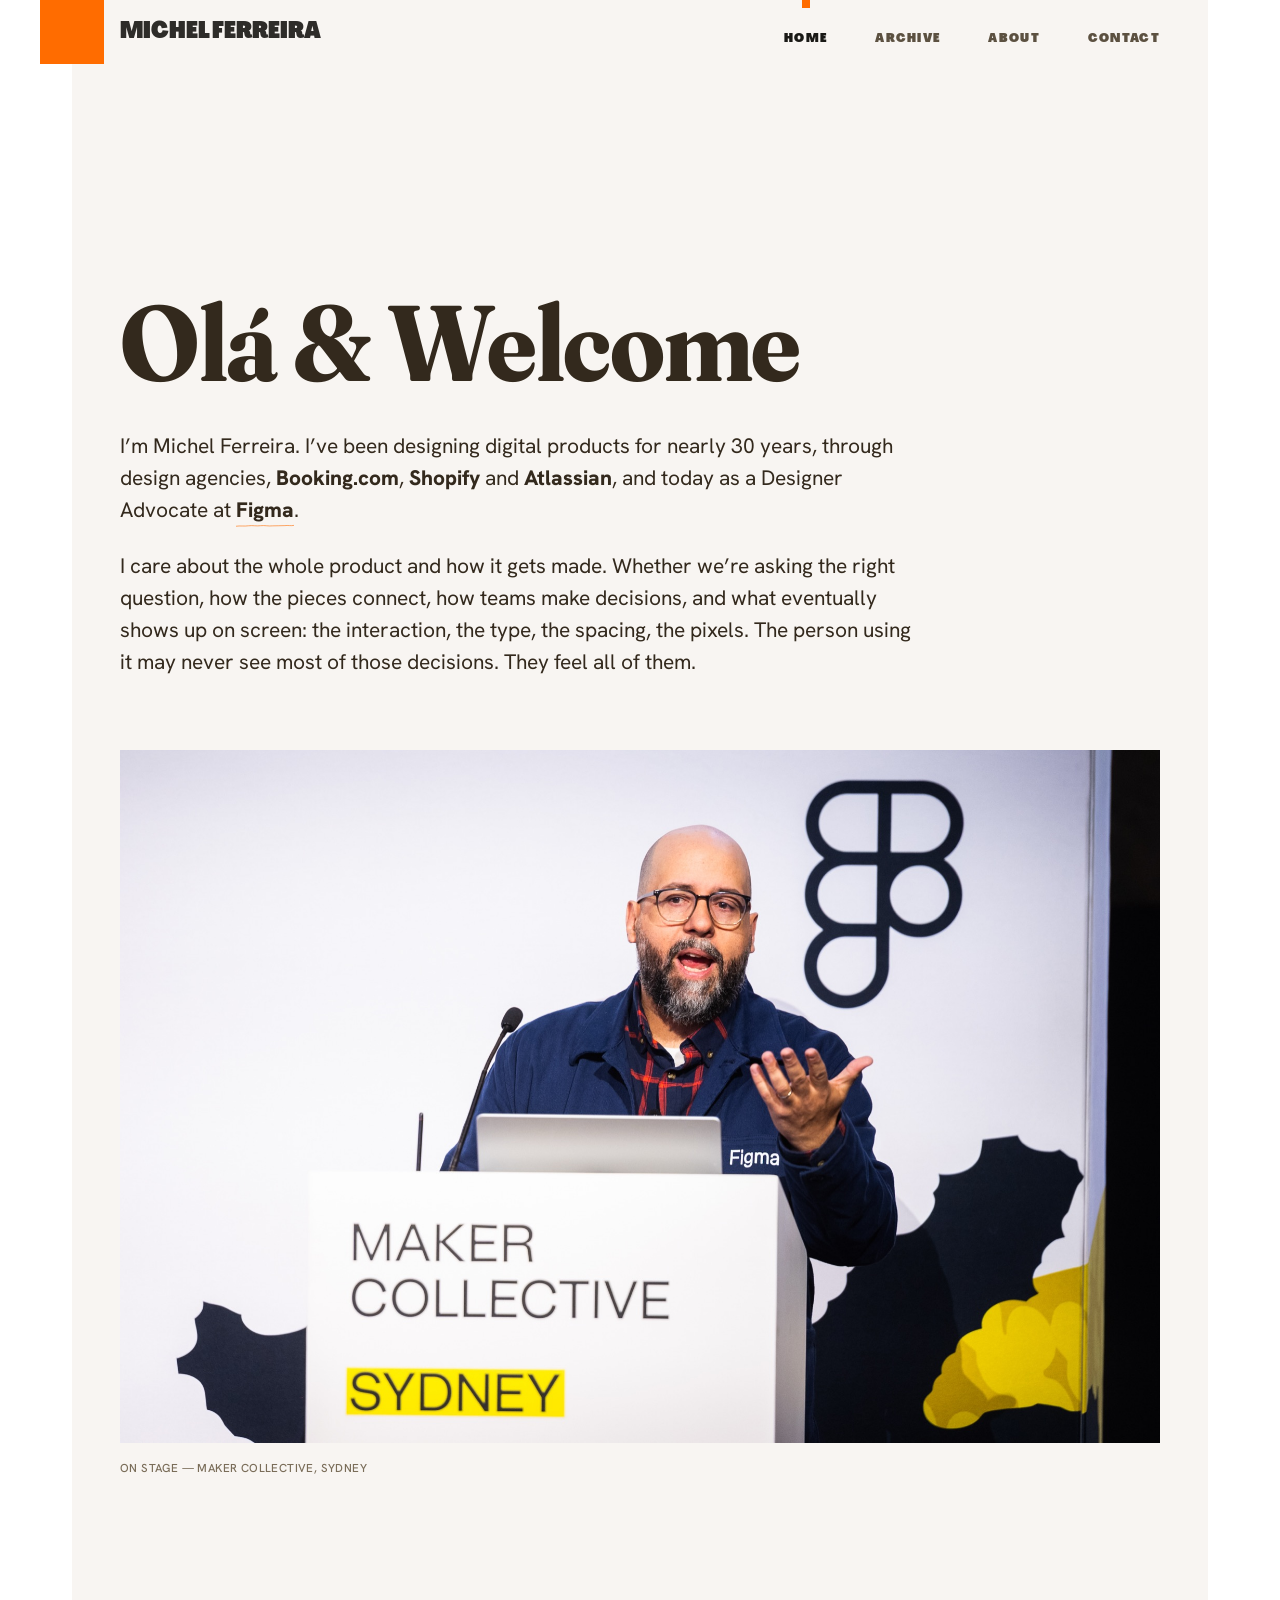
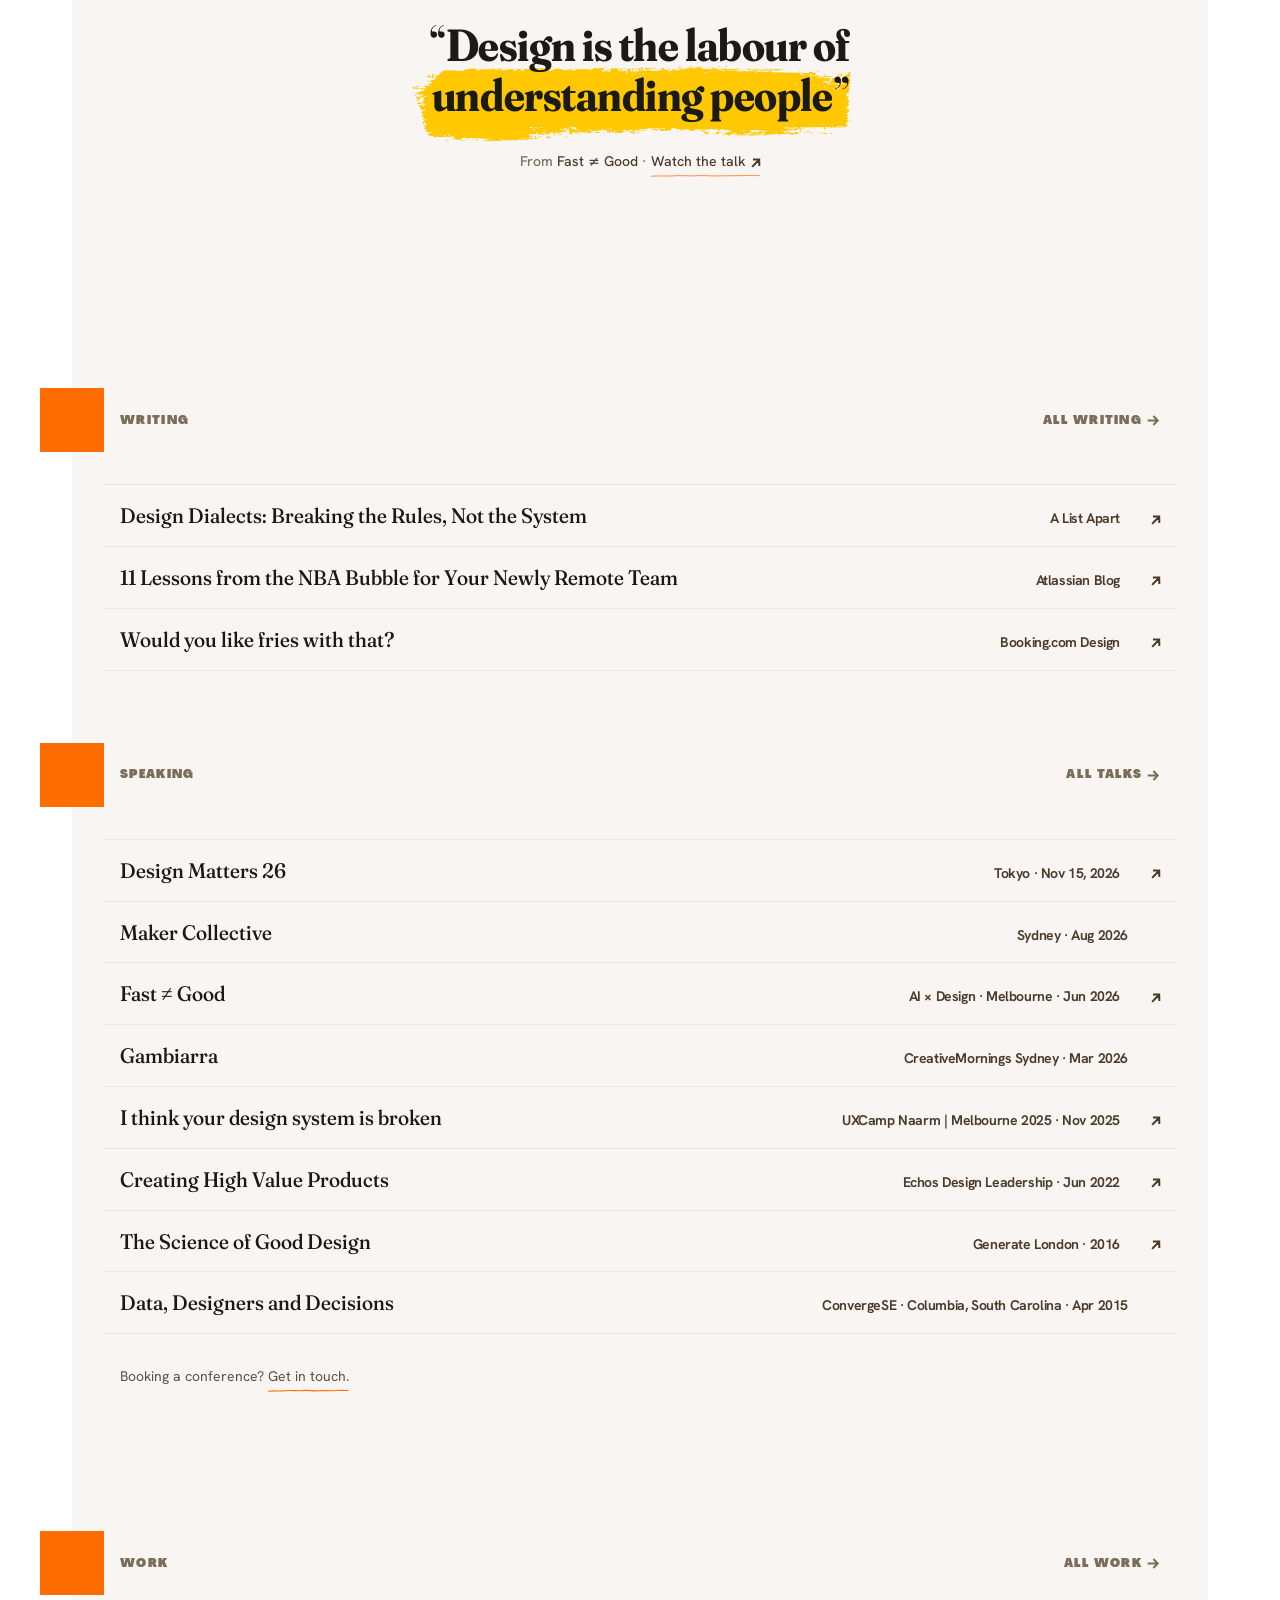
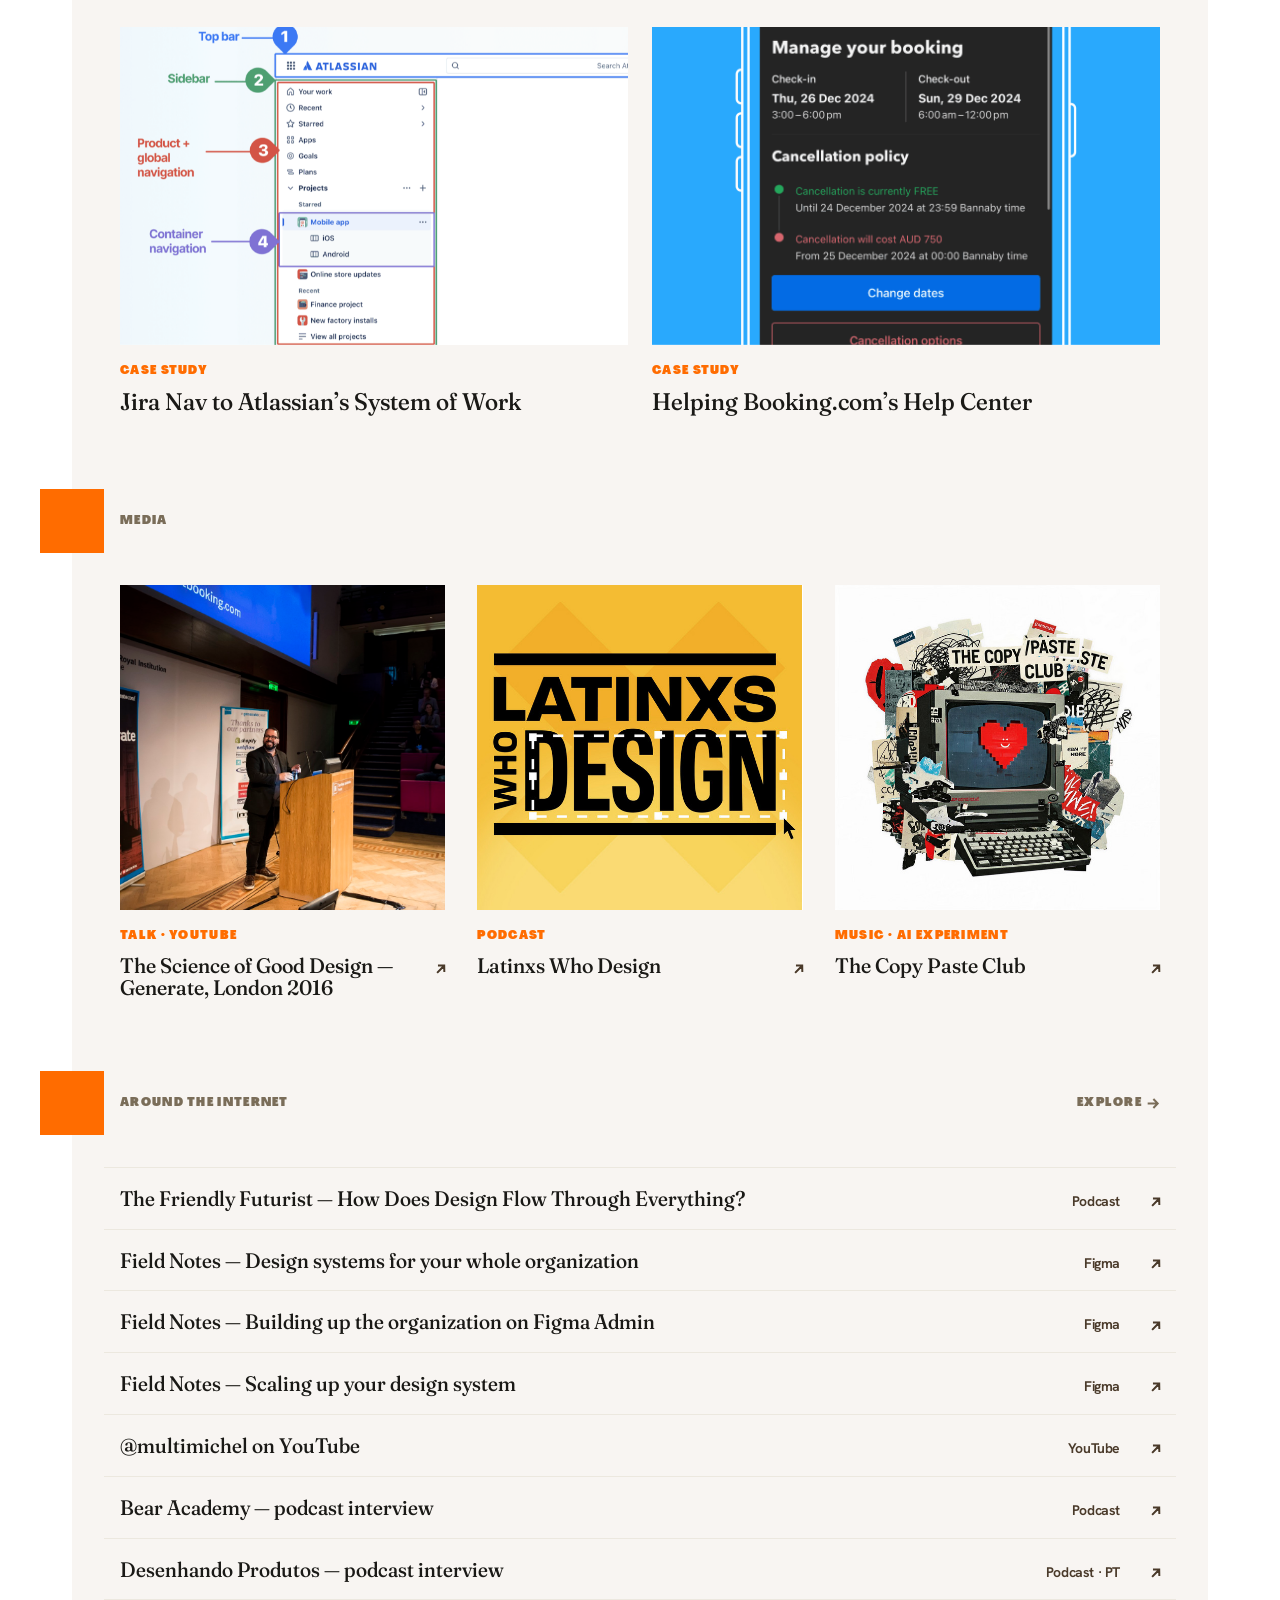
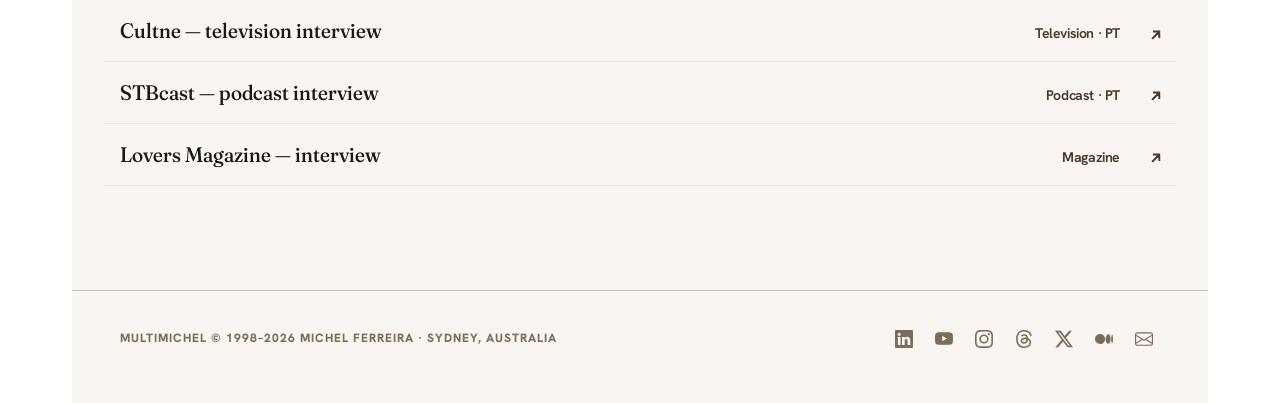
<file: index.html>
<!DOCTYPE html>
<html lang="en">
<head>
<meta charset="utf-8">
<meta name="viewport" content="width=device-width, initial-scale=1">
<title>MultiMichel — Michel Ferreira</title>
<meta name="description" content="Michel Ferreira — designer, speaker, podcaster, writer. Designer Advocate at Figma. Building things on the web since 1998.">
<meta property="og:title" content="MultiMichel — Michel Ferreira">
<meta property="og:description" content="Designer, speaker, podcaster, writer. Building things on the web since 1998.">
<link rel="stylesheet" href="tokens.css?v=72">
<link rel="stylesheet" href="multimichel.css?v=72">
<link rel="canonical" href="https://multimichel.com/">
<meta property="og:image" content="https://multimichel.com/img/og-default.jpg">
<meta property="og:image:width" content="1200">
<meta property="og:image:height" content="630">
<meta property="og:type" content="website">
<meta property="og:url" content="https://multimichel.com/">
<meta name="twitter:card" content="summary_large_image">
<link rel="icon" href="/favicon.svg" type="image/svg+xml">
<link rel="apple-touch-icon" href="/apple-touch-icon.png">
<meta name="theme-color" content="#F8F5F2">
<script type="application/ld+json">
  {
    "@context": "https://schema.org",
    "@type": "Person",
    "@id": "https://multimichel.com/#michel-ferreira",
    "name": "Michel Ferreira",
    "alternateName": "MultiMichel",
    "url": "https://multimichel.com/",
    "description": "Brazilian designer, writer, speaker and mentor based in Sydney. Designer Advocate at Figma, making digital products since 1998.",
    "jobTitle": "Designer Advocate",
    "worksFor": {
      "@type": "Organization",
      "name": "Figma",
      "url": "https://www.figma.com/"
    },
    "homeLocation": {
      "@type": "Place",
      "name": "Sydney, Australia"
    },
    "knowsAbout": [
      "Product design",
      "Design systems",
      "Design leadership",
      "Experimentation",
      "AI-assisted design",
      "Design education"
    ],
    "sameAs": [
      "https://www.linkedin.com/in/michelpferreira/",
      "https://www.instagram.com/multimichel/",
      "https://multimichel.medium.com/",
      "https://www.youtube.com/@multimichel",
      "https://dribbble.com/multimichel",
      "https://mentorcruise.com/mentor/michelferreira/",
      "https://github.com/multimichel",
      "https://alistapart.com/author/michelferreira/"
    ]
  }
</script>
</head>
<body>
<a class="skiplink" href="#main">Skip to content</a>

<header class="site">
  <div class="brand">
    <button class="brand-menu" type="button" aria-expanded="false" aria-controls="mobile-nav" aria-label="Open menu"><span class="menu-icon"><span></span><span></span></span></button>
    <a class="brand-link" href="/">MICHEL FERREIRA</a>
  </div>
  <nav class="main">
    <a href="/" aria-current="page">HOME</a>
    <a href="/archive">ARCHIVE</a>
    <a href="/about">ABOUT</a>
    <a href="/contact">CONTACT</a>
  </nav>
  <nav class="mobile-nav" id="mobile-nav" aria-label="Site">
    <a href="/" aria-current="page">HOME</a>
    <a href="/archive">ARCHIVE</a>
    <a href="/about">ABOUT</a>
    <a href="/contact">CONTACT</a>
  </nav>
</header>

<main id="main">
<div class="wrap">

  <section class="hero">
    <h1 class="display">Olá &amp; Welcome</h1>
    <div class="lede">
      <p>I&rsquo;m Michel Ferreira. I&rsquo;ve been designing digital products for nearly 30 years, through design agencies, <b>Booking.com</b>, <b>Shopify</b> and <b>Atlassian</b>, and today as a Designer Advocate at <b><a href="https://www.figma.com" target="_blank" rel="noopener noreferrer">Figma</a></b>.</p>
      <p>I care about the whole product and how it gets made. Whether we&rsquo;re asking the right question, how the pieces connect, how teams make decisions, and what eventually shows up on screen: the interaction, the type, the spacing, the pixels. The person using it may never see most of those decisions. They feel all of them.</p>
    </div>
  </section>

  <figure class="full natural">
    <img width="2000" height="1333" src="img/hero-speaking.jpg" alt="Michel Ferreira speaking at Maker Collective Sydney, laptop with a Figma sticker visible on the podium">
    <figcaption>On stage — Maker Collective, Sydney</figcaption>
  </figure>

  <figure class="quote-block">
    <blockquote class="quote"><span class="quote-mark">&ldquo;</span>Design is the labour of <span class="quote-tail"><span class="hl"><img class="hl-mark" src="img/highlight.svg" alt="" aria-hidden="true">understanding people</span><span class="quote-mark">&rdquo;</span></span></blockquote>
    <figcaption class="quote-source">
      From <cite>Fast &ne; Good</cite> · <a href="https://conffab.com/presentation/fast-%E2%89%A0-good/" target="_blank" rel="noopener noreferrer">Watch the talk<span class="arrow" aria-hidden="true">↗&#xFE0E;</span></a>
    </figcaption>
  </figure>

  <section id="writing">
    <div class="sechead"><i class="tab"></i><h2>Writing</h2><a class="more" href="/archive#Writing">All writing<span class="arrow" aria-hidden="true">→&#xFE0E;</span></a></div>
    <div class="rowlist" id="writing-list"></div>
  </section>

  <section id="speaking">
    <div class="sechead"><i class="tab"></i><h2>Speaking</h2><a class="more" href="/archive#Talk">All talks<span class="arrow" aria-hidden="true">→&#xFE0E;</span></a></div>
    <div class="rowlist" id="speaking-list"></div>
    <p class="aside-note">Booking a conference? <a href="/contact" class="aside-note-link">Get in touch.</a></p>
  </section>

  <section id="work">
    <div class="sechead"><i class="tab"></i><h2>Work</h2><a class="more" href="/archive#Work">All work<span class="arrow" aria-hidden="true">→&#xFE0E;</span></a></div>
    <div class="work-grid">
      <a class="work-card" href="/work-atlassian">
        <div class="zoomframe"><img loading="lazy" decoding="async" width="1600" height="1354" src="img/work-atlassian-cover.webp" alt="Annotated Atlassian Jira navigation diagram: top bar, sidebar, product and global navigation, container navigation" style="object-position:center 22%"></div>
        <div class="work-label">Case study</div>
        <div class="work-card-title"><img class="brush" src="img/highlight-white.svg" alt="" aria-hidden="true">Jira Nav to Atlassian&rsquo;s System of Work</div>
      </a>
      <a class="work-card" href="/work-booking">
        <div class="zoomframe"><img loading="lazy" decoding="async" width="1028" height="1548" src="img/work-booking-cover.png" alt="Booking.com cancellation policy screen on a phone mockup" style="object-position:center 30%"></div>
        <div class="work-label">Case study</div>
        <div class="work-card-title"><img class="brush" src="img/highlight-white.svg" alt="" aria-hidden="true">Helping Booking.com&rsquo;s Help Center</div>
      </a>
    </div>
  </section>

  <section id="media">
    <div class="sechead"><i class="tab"></i><h2>Media</h2></div>
    <div class="media-grid">
      <a class="media-card" href="https://www.youtube.com/watch?v=4Nk0ray32i0" target="_blank" rel="noopener noreferrer">
        <div class="zoomframe"><img loading="lazy" decoding="async" width="1400" height="934" src="img/generate-london-2016.jpg" alt="Michel Ferreira speaking at Generate Conference, London 2016" style="object-position:22% 38%"></div>
        <div class="media-label">Talk · YouTube</div>
        <div class="media-card-title"><span>The Science of Good Design — Generate, London 2016</span><span class="go" aria-hidden="true">↗&#xFE0E;</span></div>
      </a>
      <a class="media-card" href="https://open.spotify.com/show/0J3JdhM454AvedlYlXqeRZ" target="_blank" rel="noopener noreferrer">
        <div class="zoomframe"><img loading="lazy" decoding="async" width="640" height="640" src="img/media-latinxs.jpg" alt="Michel Ferreira recording an interview for Latinxs Who Design"></div>
        <div class="media-label">Podcast</div>
        <div class="media-card-title"><span>Latinxs Who Design</span><span class="go" aria-hidden="true">↗&#xFE0E;</span></div>
      </a>
      <a class="media-card" href="https://open.spotify.com/artist/4h20EEaSsJha8OKMiTfINg" target="_blank" rel="noopener noreferrer">
        <div class="zoomframe"><img loading="lazy" decoding="async" width="640" height="640" src="img/media-copypaste.jpg" alt="Michel Ferreira, portrait"></div>
        <div class="media-label">Music · AI experiment</div>
        <div class="media-card-title"><span>The Copy Paste Club</span><span class="go" aria-hidden="true">↗&#xFE0E;</span></div>
      </a>
    </div>
  </section>

  <section id="elsewhere">
    <div class="sechead"><i class="tab"></i><h2>Around the internet</h2><a class="more" href="/archive">Explore<span class="arrow" aria-hidden="true">→&#xFE0E;</span></a></div>
    <div class="rowlist" id="about-list"></div>
  </section>

</div>
</main>

<footer class="site">
  <p class="fineprint">MULTIMICHEL © 1998–2026 MICHEL FERREIRA · SYDNEY, AUSTRALIA</p>
  <nav class="social" aria-label="Elsewhere">
    <a class="social-icon" href="https://www.linkedin.com/in/michelpferreira/" target="_blank" rel="noopener noreferrer" aria-label="LinkedIn" title="LinkedIn"><svg viewBox="0 0 16 16" width="18" height="18" fill="currentColor" aria-hidden="true" focusable="false"><path d="M0 1.146C0 .513.526 0 1.175 0h13.65C15.474 0 16 .513 16 1.146v13.708c0 .633-.526 1.146-1.175 1.146H1.175C.526 16 0 15.487 0 14.854zm4.943 12.248V6.169H2.542v7.225zm-1.2-8.212c.837 0 1.358-.554 1.358-1.248-.015-.709-.52-1.248-1.342-1.248S2.4 3.226 2.4 3.934c0 .694.521 1.248 1.327 1.248zm4.908 8.212V9.359c0-.216.016-.432.08-.586.173-.431.568-.878 1.232-.878.869 0 1.216.662 1.216 1.634v3.865h2.401V9.25c0-2.22-1.184-3.252-2.764-3.252-1.274 0-1.845.7-2.165 1.193v.025h-.016l.016-.025V6.169h-2.4c.03.678 0 7.225 0 7.225z"/></svg></a>
    <a class="social-icon" href="https://www.youtube.com/@multimichel" target="_blank" rel="noopener noreferrer" aria-label="YouTube" title="YouTube"><svg viewBox="0 0 16 16" width="18" height="18" fill="currentColor" aria-hidden="true" focusable="false"><path d="M8.051 1.999h.089c.822.003 4.987.033 6.11.335a2.01 2.01 0 0 1 1.415 1.42c.101.38.172.883.22 1.402l.01.104.022.26.008.104c.065.914.073 1.77.074 1.957v.075c-.001.194-.01 1.108-.082 2.06l-.008.105-.009.104c-.05.572-.124 1.14-.235 1.558a2.01 2.01 0 0 1-1.415 1.42c-1.16.312-5.569.334-6.18.335h-.142c-.309 0-1.587-.006-2.927-.052l-.17-.006-.087-.004-.171-.007-.171-.007c-1.11-.049-2.167-.128-2.654-.26a2.01 2.01 0 0 1-1.415-1.419c-.111-.417-.185-.986-.235-1.558L.09 9.82l-.008-.104A31 31 0 0 1 0 7.68v-.123c.002-.215.01-.958.064-1.778l.007-.103.003-.052.008-.104.022-.26.01-.104c.048-.519.119-1.023.22-1.402a2.01 2.01 0 0 1 1.415-1.42c.487-.13 1.544-.21 2.654-.26l.17-.007.172-.006.086-.003.171-.007A100 100 0 0 1 7.858 2zM6.4 5.209v4.818l4.157-2.408z"/></svg></a>
    <a class="social-icon" href="https://instagram.com/multimichel" target="_blank" rel="noopener noreferrer" aria-label="Instagram" title="Instagram"><svg viewBox="0 0 16 16" width="18" height="18" fill="currentColor" aria-hidden="true" focusable="false"><path d="M8 0C5.829 0 5.556.01 4.703.048 3.85.088 3.269.222 2.76.42a3.9 3.9 0 0 0-1.417.923A3.9 3.9 0 0 0 .42 2.76C.222 3.268.087 3.85.048 4.7.01 5.555 0 5.827 0 8.001c0 2.172.01 2.444.048 3.297.04.852.174 1.433.372 1.942.205.526.478.972.923 1.417.444.445.89.719 1.416.923.51.198 1.09.333 1.942.372C5.555 15.99 5.827 16 8 16s2.444-.01 3.298-.048c.851-.04 1.434-.174 1.943-.372a3.9 3.9 0 0 0 1.416-.923c.445-.445.718-.891.923-1.417.197-.509.332-1.09.372-1.942C15.99 10.445 16 10.173 16 8s-.01-2.445-.048-3.299c-.04-.851-.175-1.433-.372-1.941a3.9 3.9 0 0 0-.923-1.417A3.9 3.9 0 0 0 13.24.42c-.51-.198-1.092-.333-1.943-.372C10.443.01 10.172 0 7.998 0zm-.717 1.442h.718c2.136 0 2.389.007 3.232.046.78.035 1.204.166 1.486.275.373.145.64.319.92.599s.453.546.598.92c.11.281.24.705.275 1.485.039.843.047 1.096.047 3.231s-.008 2.389-.047 3.232c-.035.78-.166 1.203-.275 1.485a2.5 2.5 0 0 1-.599.919c-.28.28-.546.453-.92.598-.28.11-.704.24-1.485.276-.843.038-1.096.047-3.232.047s-2.39-.009-3.233-.047c-.78-.036-1.203-.166-1.485-.276a2.5 2.5 0 0 1-.92-.598 2.5 2.5 0 0 1-.6-.92c-.109-.281-.24-.705-.275-1.485-.038-.843-.046-1.096-.046-3.233s.008-2.388.046-3.231c.036-.78.166-1.204.276-1.486.145-.373.319-.64.599-.92s.546-.453.92-.598c.282-.11.705-.24 1.485-.276.738-.034 1.024-.044 2.515-.045zm4.988 1.328a.96.96 0 1 0 0 1.92.96.96 0 0 0 0-1.92m-4.27 1.122a4.109 4.109 0 1 0 0 8.217 4.109 4.109 0 0 0 0-8.217m0 1.441a2.667 2.667 0 1 1 0 5.334 2.667 2.667 0 0 1 0-5.334"/></svg></a>
    <a class="social-icon" href="https://www.threads.com/@multimichel" target="_blank" rel="noopener noreferrer" aria-label="Threads" title="Threads"><svg viewBox="0 0 16 16" width="18" height="18" fill="currentColor" aria-hidden="true" focusable="false"><path d="M6.321 6.016c-.27-.18-1.166-.802-1.166-.802.756-1.081 1.753-1.502 3.132-1.502.975 0 1.803.327 2.394.948s.928 1.509 1.005 2.644q.492.207.905.484c1.109.745 1.719 1.86 1.719 3.137 0 2.716-2.226 5.075-6.256 5.075C4.594 16 1 13.987 1 7.994 1 2.034 4.482 0 8.044 0 9.69 0 13.55.243 15 5.036l-1.36.353C12.516 1.974 10.163 1.43 8.006 1.43c-3.565 0-5.582 2.171-5.582 6.79 0 4.143 2.254 6.343 5.63 6.343 2.777 0 4.847-1.443 4.847-3.556 0-1.438-1.208-2.127-1.27-2.127-.236 1.234-.868 3.31-3.644 3.31-1.618 0-3.013-1.118-3.013-2.582 0-2.09 1.984-2.847 3.55-2.847.586 0 1.294.04 1.663.114 0-.637-.54-1.728-1.9-1.728-1.25 0-1.566.405-1.967.868ZM8.716 8.19c-2.04 0-2.304.87-2.304 1.416 0 .878 1.043 1.168 1.6 1.168 1.02 0 2.067-.282 2.232-2.423a6.2 6.2 0 0 0-1.528-.161"/></svg></a>
    <a class="social-icon" href="https://x.com/multimichel" target="_blank" rel="noopener noreferrer" aria-label="X" title="X"><svg viewBox="0 0 16 16" width="18" height="18" fill="currentColor" aria-hidden="true" focusable="false"><path d="M12.6.75h2.454l-5.36 6.142L16 15.25h-4.937l-3.867-5.07-4.425 5.07H.316l5.733-6.57L0 .75h5.063l3.495 4.633L12.601.75Zm-.86 13.028h1.36L4.323 2.145H2.865z"/></svg></a>
    <a class="social-icon" href="https://multimichel.medium.com/" target="_blank" rel="noopener noreferrer" aria-label="Medium" title="Medium"><svg viewBox="0 0 16 16" width="18" height="18" fill="currentColor" aria-hidden="true" focusable="false"><path d="M9.025 8c0 2.485-2.02 4.5-4.513 4.5A4.506 4.506 0 0 1 0 8c0-2.486 2.02-4.5 4.512-4.5A4.506 4.506 0 0 1 9.025 8m4.95 0c0 2.34-1.01 4.236-2.256 4.236S9.463 10.339 9.463 8c0-2.34 1.01-4.236 2.256-4.236S13.975 5.661 13.975 8M16 8c0 2.096-.355 3.795-.794 3.795-.438 0-.793-1.7-.793-3.795 0-2.096.355-3.795.794-3.795.438 0 .793 1.699.793 3.795"/></svg></a>
    <a class="social-icon" href="/contact" aria-label="Email Michel" title="Email Michel"><svg viewBox="0 0 16 16" width="18" height="18" fill="currentColor" aria-hidden="true" focusable="false"><path d="M0 4a2 2 0 0 1 2-2h12a2 2 0 0 1 2 2v8a2 2 0 0 1-2 2H2a2 2 0 0 1-2-2zm2-1a1 1 0 0 0-1 1v.217l7 4.2 7-4.2V4a1 1 0 0 0-1-1zm13 2.383-4.708 2.825L15 11.105zm-.034 6.876-5.64-3.471L8 9.583l-1.326-.795-5.64 3.47A1 1 0 0 0 2 13h12a1 1 0 0 0 .966-.741M1 11.105l4.708-2.897L1 5.383z"/></svg></a>
  </nav>
</footer>

<script src="content.js?v=73"></script>
<script src="nav.js?v=72" defer></script>
<script src="ink.js?v=72" defer></script>
<script>
(function(){
  function esc(s){return (s||"").replace(/&/g,"&amp;").replace(/</g,"&lt;")}

  // One row grammar for every list on this page:
  //   [kicker]   status or category, its own line
  //   Title            ↗   title left, action arrow at the right edge
  //   metadata
  // The arrow is a sibling of the title, never part of its text.
  // See .row in multimichel.css.
  function row(href, titleHtml, metaHtml, kickerHtml){
    var tag = href ? 'a' : 'div';
    var openAttrs = href ? ' href="'+href+'"'+MM.linkAttrs(href) : '';
    return '<'+tag+' class="row"'+openAttrs+'>'
      + (kickerHtml ? '<span class="kicker-line">'+kickerHtml+'</span>' : '')
      + '<span class="t">'+titleHtml+'</span>'
      + MM.actionMark(href)
      + '<span class="m">'+metaHtml+'</span>'
      + '</'+tag+'>';
  }

  // Writing is EDITORIALLY curated, not sorted by recency. These three show
  // continuity across the career — an independent publication, a company Michel
  // worked for, and the same practice a decade earlier. Fast ≠ Good is
  // deliberately absent: it already owns the quote feature directly above.
  // Home credits the PUBLICATION — who put the piece out — and drops the
  // platform it happens to be hosted on. The archive prints both. Same record,
  // two contexts: publication + platform are real fields on the item, not a
  // presentation-only override.
  var writingPicks = ["w-dialects", "w-nba-bubble", "w-fries"];
  document.getElementById("writing-list").innerHTML = writingPicks.map(function(id){
    var i = MM.items.filter(function(x){return x.id===id})[0];
    return i ? row(i.url, esc(i.title), esc(i.publication || i.platform || "")) : "";
  }).join("");

  // Speaking on Home is an edited selection that tells the ARC — current work
  // deliberately mixed with historical anchors, so the section reads as a long
  // speaking career rather than the Figma era alone. Recency is not the rule
  // and "pre-2026" is not a hiding rule: an entry appears because its date
  // is upcoming, or because featured:true marks it as an anchor worth showing.
  // The full history lives in archive.html.
  var speakingFormats = {talk:1, keynote:1, panel:1, workshop:1, webinar:1};
  var talks = MM.items.filter(function(i){
    if (i.type !== "Talk" || !speakingFormats[i.format]) return false;
    if (MM.isUpcoming(i)) return true;
    return i.featured === true && i.format !== "webinar";
  });
  talks.sort(function(a,b){
    var aUpcoming = MM.isUpcoming(a), bUpcoming = MM.isUpcoming(b);
    if (aUpcoming !== bUpcoming) return aUpcoming ? -1 : 1;
    return String(b.date).localeCompare(String(a.date));
  });
  // eventName is editorial — rendered exactly as stored, never rebuilt from
  // eventName + location. talkTitle (when present) is the row title and
  // eventName drops into the meta line instead; showLocation controls
  // whether location is also shown there (off when it's baked into eventName,
  // e.g. "UXCamp Melbourne", "CreativeMornings Sydney").
  document.getElementById("speaking-list").innerHTML = talks.map(function(i){
    var title = i.talkTitle || i.eventName;
    var metaParts = [];
    if (i.talkTitle) metaParts.push(i.eventName);
    if (i.showLocation && i.location) metaParts.push(i.location);
    metaParts.push(i.displayDate || String(i.date).slice(0,4));
    // Status gets its own line above the title — it is neither part of the
    // title nor part of the metadata sentence. It disappears on its own the
    // moment an event stops being "upcoming".
    var kicker = MM.isUpcoming(i) ? '<span class="up">UPCOMING</span>' : null;
    return row(i.url, esc(title), metaParts.filter(Boolean).join(" · "), kicker);
  }).join("");

  // Around the internet — interviews and appearances elsewhere, newest first.
  var elsewhere = MM.items.filter(function(i){return i.type==="Interview" || i.type==="Video"});
  elsewhere.sort(function(a,b){return b.year-a.year});
  document.getElementById("about-list").innerHTML = elsewhere.map(function(i){
    var meta = [i.kind, i.lang==="pt-BR"?"PT":null].filter(Boolean).join(" · ");
    return row(i.url, esc(i.title), meta);
  }).join("");
})();
</script>
</body>
</html>
</file>
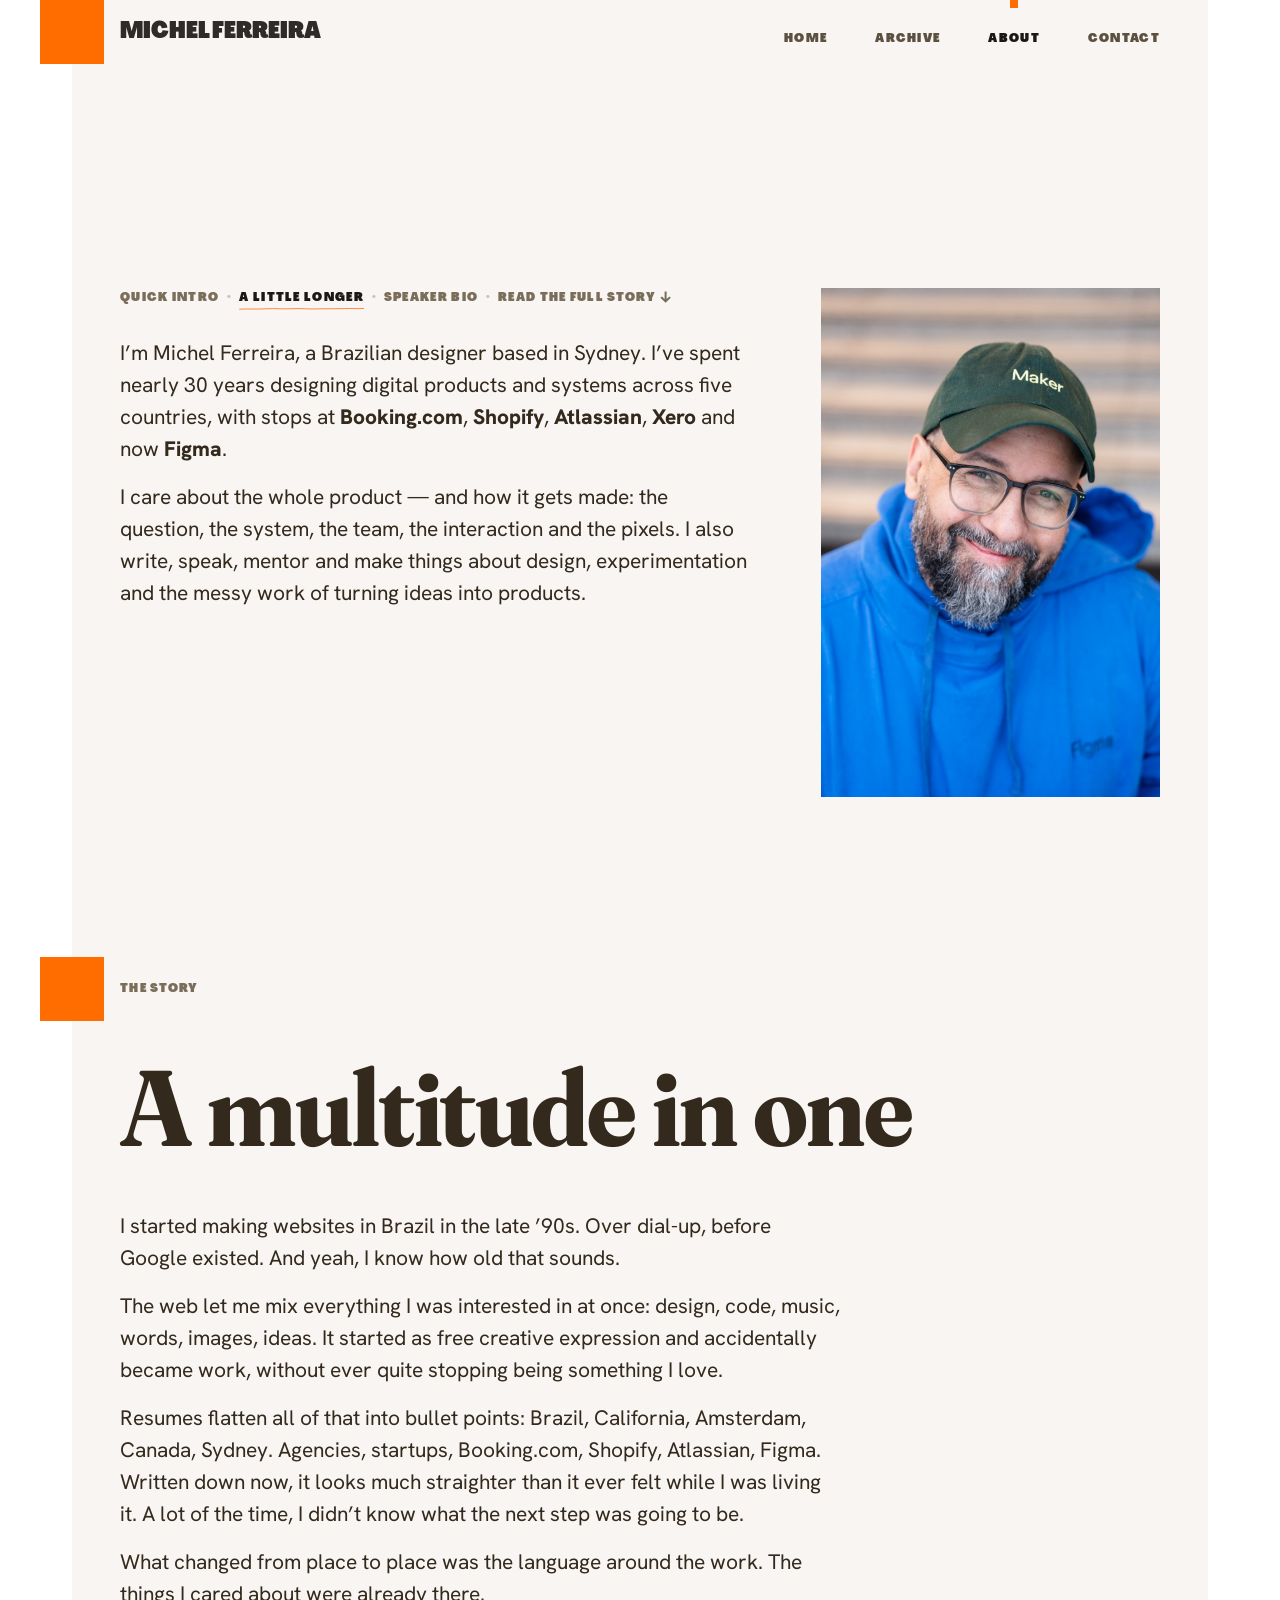
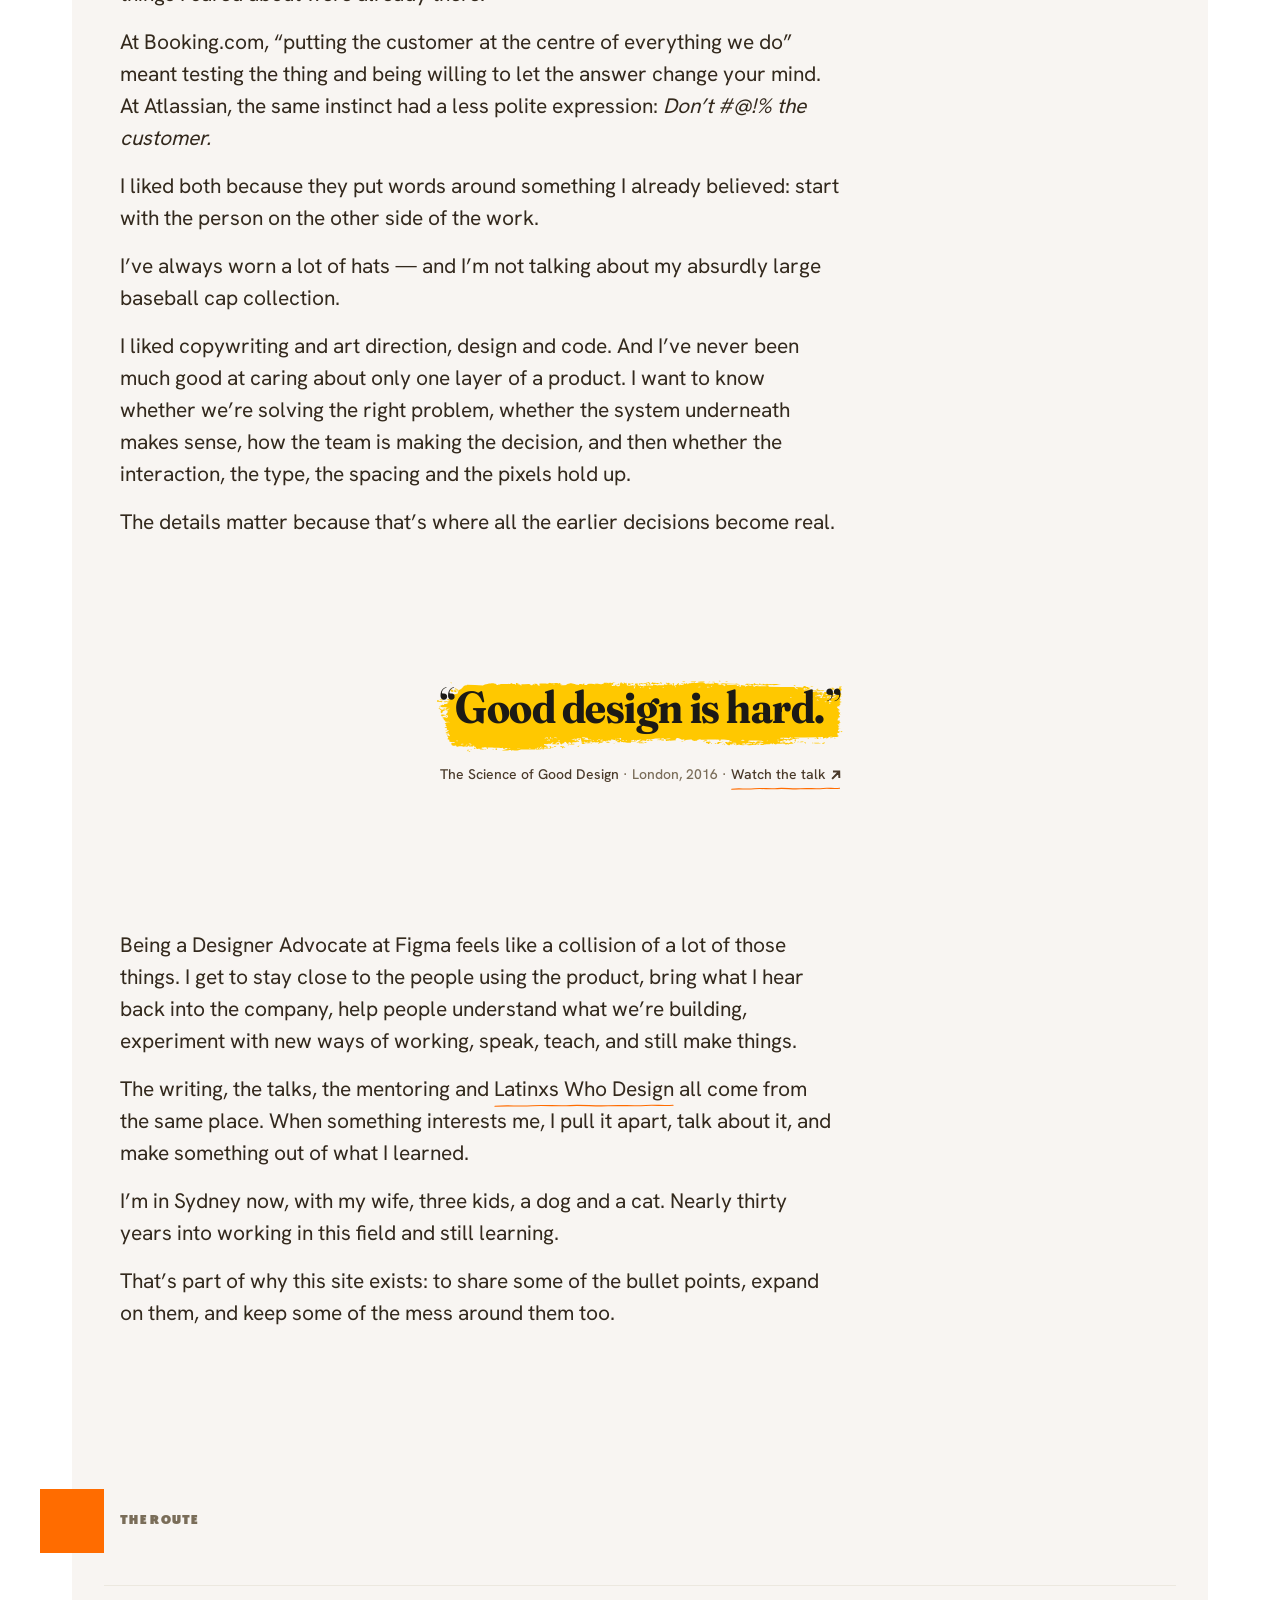
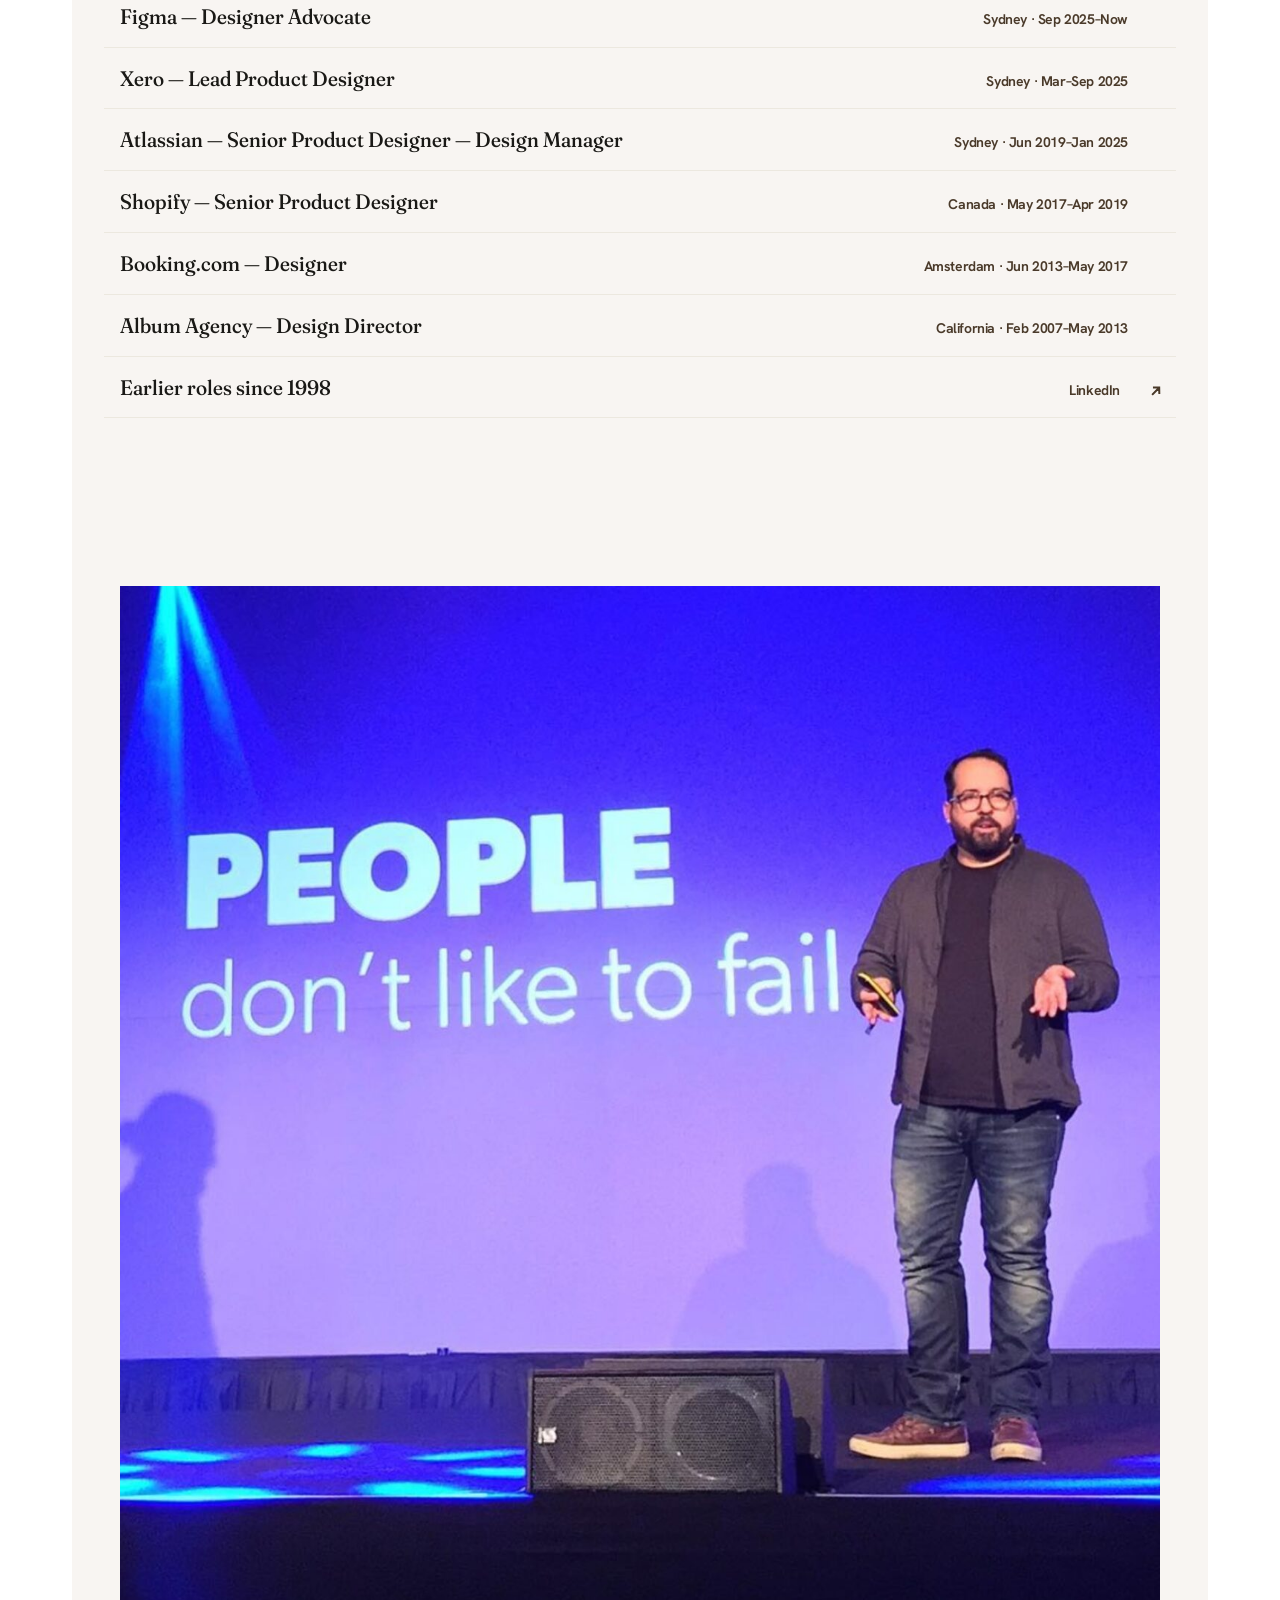
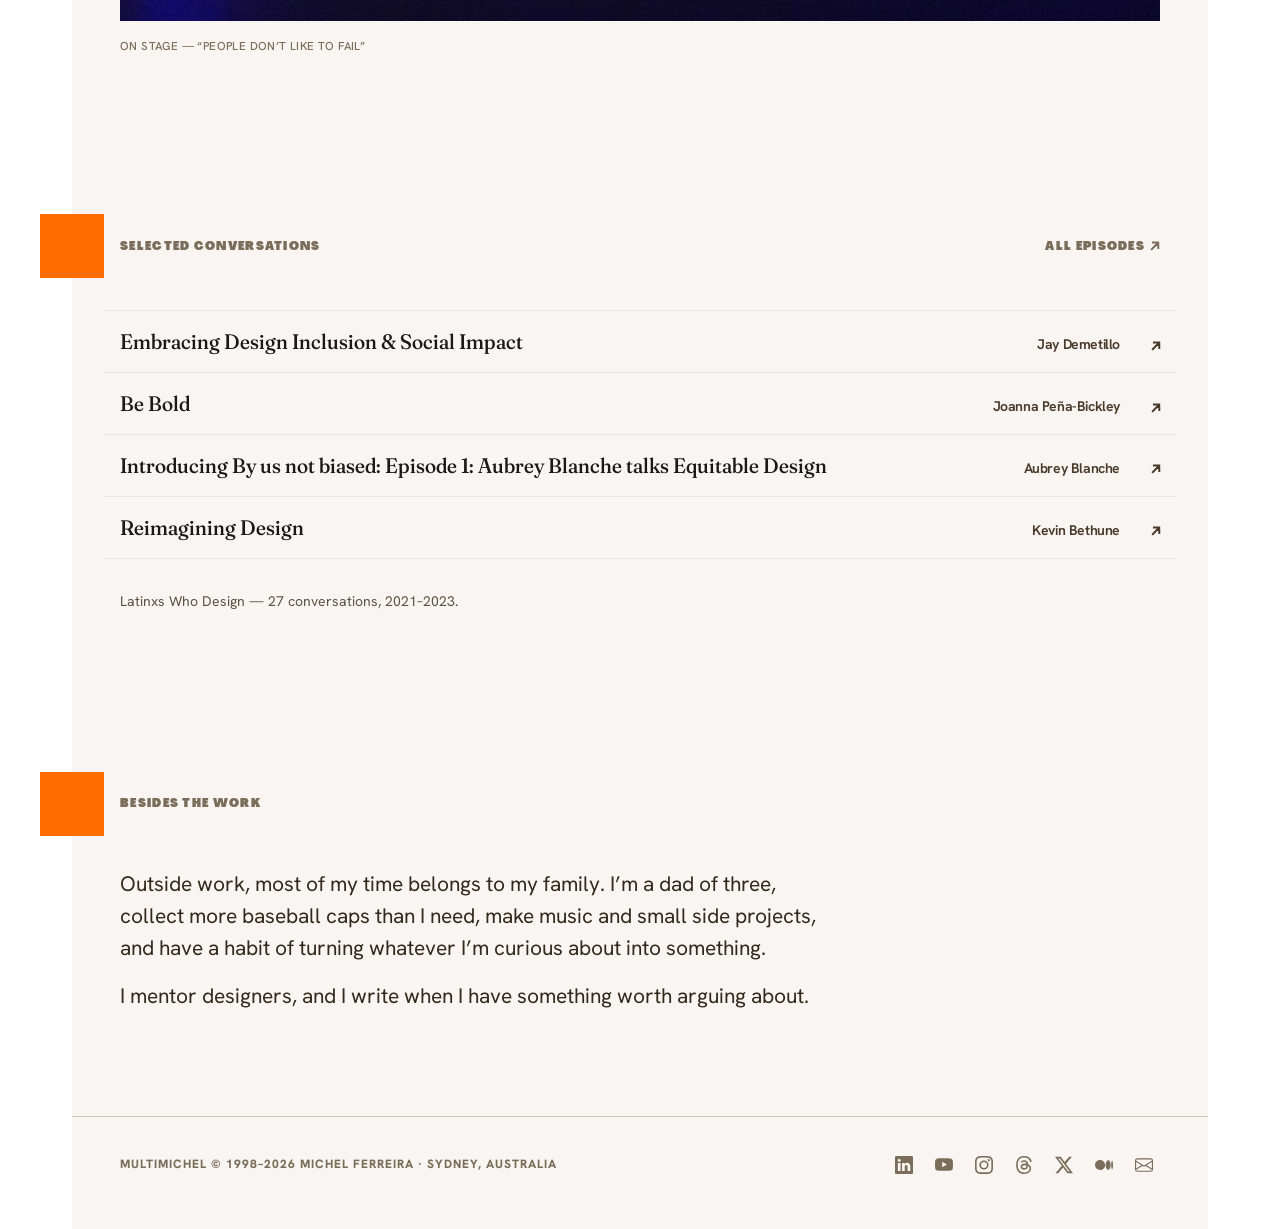
<file: about.html>
<!DOCTYPE html>
<html lang="en">
<head>
<meta charset="utf-8">
<meta name="viewport" content="width=device-width, initial-scale=1">
<title>About — Michel Ferreira</title>
<meta name="description" content="Michel Ferreira — Designer Advocate at Figma. Brazil, Amsterdam, Canada, Sydney. Building things on the web since 1998.">
<meta property="og:title" content="About — Michel Ferreira">
<meta property="og:description" content="Designer Advocate at Figma. Brazil, Amsterdam, Canada, Sydney. Building things on the web since 1998.">
<link rel="stylesheet" href="tokens.css?v=72">
<link rel="stylesheet" href="multimichel.css?v=72">
<link rel="canonical" href="https://multimichel.com/about">
<meta property="og:image" content="https://multimichel.com/img/og-default.jpg">
<meta property="og:image:width" content="1200">
<meta property="og:image:height" content="630">
<meta property="og:type" content="website">
<meta property="og:url" content="https://multimichel.com/about">
<meta name="twitter:card" content="summary_large_image">
<link rel="icon" href="/favicon.svg" type="image/svg+xml">
<link rel="apple-touch-icon" href="/apple-touch-icon.png">
<meta name="theme-color" content="#F8F5F2">
<style>
/* About — page-scoped only. Nothing here touches the shared system: every
   value comes from tokens.css and every type role is the frozen one. */

/* Hero: a two-column editorial composition. Text leads, the portrait anchors it
   from the right, top-aligned with the block. They never overlap — the portrait
   is a grid column, not a positioned layer. */
.v2-hero{display:grid;grid-template-columns:65fr 35fr;gap:var(--space-72);align-items:start}
.v2-hero .v2-portrait{margin:0}
.v2-hero .v2-portrait img{width:100%;height:auto;aspect-ratio:auto;object-fit:contain}
@media(max-width:900px){
  /* headline → intro → portrait */
  .v2-hero{display:block}
  .v2-hero .v2-portrait{margin-top:var(--space-48);max-width:var(--portrait-w)}
}

/* The bio selector. Text navigation — not pills, tabs or buttons. It borrows the
   section-label type role so it reads as part of the same editorial furniture. */
/* First thing in the column now that the title is visually gone, so it carries
   no top margin — the text and the portrait start on the same line. */
.bio-nav{display:flex;flex-wrap:wrap;align-items:baseline;gap:0;margin-top:0}
.bio-nav button,.bio-nav a{
  font-family:var(--font-label);font-variation-settings:normal;font-weight:900;font-size:var(--type-label-size);
  letter-spacing:var(--type-label-tracking);text-transform:uppercase;
  background:none;border:0;padding:0;margin:0;cursor:pointer;
  color:var(--muted);
  background-image:url("img/pen-underline.svg");background-repeat:no-repeat;
  background-position:0 100%;background-size:100% 0;padding-bottom:.34rem;
  transition:background-size .15s ease,color .15s ease;
}
.bio-nav button:hover,.bio-nav a:hover,
.bio-nav button:focus-visible,.bio-nav a:focus-visible{background-size:100% var(--pen-thickness)}
.bio-nav button[aria-pressed="true"]{color:var(--ink);background-size:100% var(--pen-thickness)}
.bio-nav button:focus-visible,.bio-nav a:focus-visible{outline:2px solid var(--ink);outline-offset:3px}
.bio-nav .sep{color:var(--rule-strong);padding:0 var(--space-8);font-family:var(--font-label);font-variation-settings:normal;font-weight:900;font-size:var(--type-label-size)}
.bio-nav .spacer{flex:1}
.bio-copy{margin-top:var(--space-24-m)}
.bio-copy[hidden]{display:none}
.bio-status{margin-top:var(--space-8);font-family:var(--font-grotesk);font-variation-settings:normal;font-size:var(--type-caption-size);letter-spacing:.4px;text-transform:uppercase;color:var(--muted);min-height:1.2em}

/* Section rhythm, on the same scale the rest of the site uses. */
#story,#route,#conversations,#besides{padding-top:var(--gap-section-major)}
#story .display + .prose{margin-top:var(--space-48)}
#interlude-figure{padding-top:var(--space-96)}
#besides{padding-bottom:var(--space-8)}
</style>
</head>
<body>
<a class="skiplink" href="#main">Skip to content</a>

<header class="site">
  <div class="brand">
    <button class="brand-menu" type="button" aria-expanded="false" aria-controls="mobile-nav" aria-label="Open menu"><span class="menu-icon"><span></span><span></span></span></button>
    <a class="brand-link" href="/">MICHEL FERREIRA</a>
  </div>
  <nav class="main">
    <a href="/">HOME</a>
    <a href="/archive">ARCHIVE</a>
    <a href="/about" aria-current="page">ABOUT</a>
    <a href="/contact">CONTACT</a>
  </nav>
  <nav class="mobile-nav" id="mobile-nav" aria-label="Site">
    <a href="/">HOME</a>
    <a href="/archive">ARCHIVE</a>
    <a href="/about" aria-current="page">ABOUT</a>
    <a href="/contact">CONTACT</a>
  </nav>
</header>

<main id="main">
<div class="wrap">

  <!-- 1 + 2 · ABOUT: the multi-bio, anchored by the portrait -->
  <section class="hero" id="about">
    <div class="v2-hero">
      <div>
        <!-- The page announces itself through the nav marker and the bio, so the
             title carries no visual weight here. It stays in the document for
             structure and search rather than being deleted outright. -->
        <h1 class="visually-hidden">About</h1>

        <nav class="bio-nav" aria-label="Choose a bio length">
          <button type="button" data-bio="ten" aria-pressed="false">Quick intro</button>
          <span class="sep" aria-hidden="true">·</span>
          <button type="button" data-bio="thirty" aria-pressed="true">A little longer</button>
          <span class="sep" aria-hidden="true">·</span>
          <button type="button" data-bio="speaker" aria-pressed="false">Speaker bio</button>
          <span class="sep" aria-hidden="true">·</span>
          <a href="#story">Read the full story<span class="arrow" aria-hidden="true">↓&#xFE0E;</span></a>
          <span class="spacer"></span>
          <button type="button" id="copy-bio" hidden>Copy bio</button>
        </nav>

        <div class="prose bio-copy" id="bio-ten" hidden>
          <p>I&rsquo;m Michel Ferreira, a Brazilian designer, speaker and writer based in Sydney. I&rsquo;ve spent nearly 30 years making digital products, including work at <b>Booking.com</b>, <b>Shopify</b>, <b>Atlassian</b> and <b>Xero</b>. Today I&rsquo;m a Designer Advocate at <b>Figma</b>.</p>
        </div>

        <div class="prose bio-copy" id="bio-thirty">
          <p>I&rsquo;m Michel Ferreira, a Brazilian designer based in Sydney. I&rsquo;ve spent nearly 30 years designing digital products and systems across five countries, with stops at <b>Booking.com</b>, <b>Shopify</b>, <b>Atlassian</b>, <b>Xero</b> and now <b>Figma</b>.</p>
          <p>I care about the whole product &mdash; and how it gets made: the question, the system, the team, the interaction and the pixels. I also write, speak, mentor and make things about design, experimentation and the messy work of turning ideas into products.</p>
        </div>

        <div class="prose bio-copy" id="bio-speaker" hidden>
          <p>Michel Ferreira is a Brazilian designer and Designer Advocate at Figma, based in Sydney. Across nearly three decades and five countries, he has worked on digital products and design systems at Booking.com, Shopify, Atlassian and Xero.</p>
          <p>His talks explore product craft, design systems, experimentation, AI-assisted workflows and how teams make better decisions. Michel has spoken at conferences and events around the world and created Latinxs Who Design, a podcast built to amplify and preserve conversations with diverse voices in design. He also writes and mentors designers.</p>
        </div>

        <p class="bio-status" id="bio-status" role="status" aria-live="polite"></p>
      </div>

      <figure class="v2-portrait">
        <img width="1066" height="1600" src="img/about-portrait.jpg" alt="Michel Ferreira, smiling to camera in a green Maker cap and blue Figma hoodie">
      </figure>
    </div>
  </section>

  <!-- 3 · THE STORY — the quote lands inside it, at the turn -->
  <section id="story">
    <div class="sechead"><i class="tab"></i><h2>The story</h2></div>
    <h2 class="display">A multitude in one</h2>
    <div class="prose">
      <p>I started making websites in Brazil in the late &rsquo;90s. Over dial-up, before Google existed. And yeah, I know how old that sounds.</p>
      <p>The web let me mix everything I was interested in at once: design, code, music, words, images, ideas. It started as free creative expression and accidentally became work, without ever quite stopping being something I love.</p>
      <p>Resumes flatten all of that into bullet points: Brazil, California, Amsterdam, Canada, Sydney. Agencies, startups, Booking.com, Shopify, Atlassian, Figma. Written down now, it looks much straighter than it ever felt while I was living it. A lot of the time, I didn&rsquo;t know what the next step was going to be.</p>
      <p>What changed from place to place was the language around the work. The things I cared about were already there.</p>
      <p>At Booking.com, &ldquo;putting the customer at the centre of everything we do&rdquo; meant testing the thing and being willing to let the answer change your mind. At Atlassian, the same instinct had a less polite expression: <i>Don&rsquo;t #@!% the customer.</i></p>
      <p>I liked both because they put words around something I already believed: start with the person on the other side of the work.</p>
      <p>I&rsquo;ve always worn a lot of hats &mdash; and I&rsquo;m not talking about my absurdly large baseball cap collection.</p>
      <p>I liked copywriting and art direction, design and code. And I&rsquo;ve never been much good at caring about only one layer of a product. I want to know whether we&rsquo;re solving the right problem, whether the system underneath makes sense, how the team is making the decision, and then whether the interaction, the type, the spacing and the pixels hold up.</p>
      <p>The details matter because that&rsquo;s where all the earlier decisions become real.</p>
    </div>

    <!-- 4 · The homepage quote component, unchanged: .quote-block / .quote /
         .hl + .hl-mark / .quote-source. No About-specific quote styling. -->
    <figure class="quote-block">
      <blockquote class="quote"><span class="quote-mark">&ldquo;</span><span class="quote-tail"><span class="hl"><img class="hl-mark" src="img/highlight.svg" alt="" aria-hidden="true">Good design is hard.</span><span class="quote-mark">&rdquo;</span></span></blockquote>
      <figcaption class="quote-source">
        <cite>The Science of Good Design</cite> &middot; London, 2016 &middot; <a href="https://www.youtube.com/watch?v=4Nk0ray32i0" target="_blank" rel="noopener noreferrer">Watch the talk<span class="arrow" aria-hidden="true">↗&#xFE0E;</span></a>
      </figcaption>
    </figure>

    <div class="prose">
      <p>Being a Designer Advocate at Figma feels like a collision of a lot of those things. I get to stay close to the people using the product, bring what I hear back into the company, help people understand what we&rsquo;re building, experiment with new ways of working, speak, teach, and still make things.</p>
      <p>The writing, the talks, the mentoring and <a href="https://open.spotify.com/show/0J3JdhM454AvedlYlXqeRZ" target="_blank" rel="noopener noreferrer">Latinxs Who Design</a> all come from the same place. When something interests me, I pull it apart, talk about it, and make something out of what I learned.</p>
      <p>I&rsquo;m in Sydney now, with my wife, three kids, a dog and a cat. Nearly thirty years into working in this field and still learning.</p>
      <p>That&rsquo;s part of why this site exists: to share some of the bullet points, expand on them, and keep some of the mess around them too.</p>
    </div>
  </section>

  <!-- 5 · THE ROUTE -->
  <section id="route">
    <div class="sechead"><i class="tab"></i><h2>The route</h2></div>
    <div class="rowlist" id="route-list"></div>
  </section>

  <!-- 6 · RICH MEDIA INTERRUPTION -->
  <figure class="full natural" id="interlude-figure">
    <img loading="lazy" decoding="async" width="1400" height="1393" src="img/stage-people-dont-like-to-fail.jpg" alt="Michel Ferreira on a conference stage, mid-sentence, beside a slide reading &ldquo;People don&rsquo;t like to fail&rdquo;">
    <figcaption>On stage — “People don’t like to fail”</figcaption>
  </figure>

  <!-- 7 · SELECTED CONVERSATIONS -->
  <section id="conversations">
    <div class="sechead"><i class="tab"></i><h2>Selected conversations</h2><a class="more" href="https://open.spotify.com/show/0J3JdhM454AvedlYlXqeRZ" target="_blank" rel="noopener noreferrer">All episodes<span class="arrow" aria-hidden="true">↗&#xFE0E;</span></a></div>
    <div class="rowlist" id="conversations-list"></div>
    <p class="aside-note" id="conversations-note"></p>
  </section>

  <!-- 8 · BESIDES THE WORK -->
  <section id="besides">
    <div class="sechead"><i class="tab"></i><h2>Besides the work</h2></div>
    <div class="prose">
      <p>Outside work, most of my time belongs to my family. I&rsquo;m a dad of three, collect more baseball caps than I need, make music and small side projects, and have a habit of turning whatever I&rsquo;m curious about into something.</p>
      <p>I mentor designers, and I write when I have something worth arguing about.</p>
    </div>
  </section>

</div>
</main>

<footer class="site">
  <p class="fineprint">MULTIMICHEL © 1998–2026 MICHEL FERREIRA · SYDNEY, AUSTRALIA</p>
  <nav class="social" aria-label="Elsewhere">
    <a class="social-icon" href="https://www.linkedin.com/in/michelpferreira/" target="_blank" rel="noopener noreferrer" aria-label="LinkedIn" title="LinkedIn"><svg viewBox="0 0 16 16" width="18" height="18" fill="currentColor" aria-hidden="true" focusable="false"><path d="M0 1.146C0 .513.526 0 1.175 0h13.65C15.474 0 16 .513 16 1.146v13.708c0 .633-.526 1.146-1.175 1.146H1.175C.526 16 0 15.487 0 14.854zm4.943 12.248V6.169H2.542v7.225zm-1.2-8.212c.837 0 1.358-.554 1.358-1.248-.015-.709-.52-1.248-1.342-1.248S2.4 3.226 2.4 3.934c0 .694.521 1.248 1.327 1.248zm4.908 8.212V9.359c0-.216.016-.432.08-.586.173-.431.568-.878 1.232-.878.869 0 1.216.662 1.216 1.634v3.865h2.401V9.25c0-2.22-1.184-3.252-2.764-3.252-1.274 0-1.845.7-2.165 1.193v.025h-.016l.016-.025V6.169h-2.4c.03.678 0 7.225 0 7.225z"/></svg></a>
    <a class="social-icon" href="https://www.youtube.com/@multimichel" target="_blank" rel="noopener noreferrer" aria-label="YouTube" title="YouTube"><svg viewBox="0 0 16 16" width="18" height="18" fill="currentColor" aria-hidden="true" focusable="false"><path d="M8.051 1.999h.089c.822.003 4.987.033 6.11.335a2.01 2.01 0 0 1 1.415 1.42c.101.38.172.883.22 1.402l.01.104.022.26.008.104c.065.914.073 1.77.074 1.957v.075c-.001.194-.01 1.108-.082 2.06l-.008.105-.009.104c-.05.572-.124 1.14-.235 1.558a2.01 2.01 0 0 1-1.415 1.42c-1.16.312-5.569.334-6.18.335h-.142c-.309 0-1.587-.006-2.927-.052l-.17-.006-.087-.004-.171-.007-.171-.007c-1.11-.049-2.167-.128-2.654-.26a2.01 2.01 0 0 1-1.415-1.419c-.111-.417-.185-.986-.235-1.558L.09 9.82l-.008-.104A31 31 0 0 1 0 7.68v-.123c.002-.215.01-.958.064-1.778l.007-.103.003-.052.008-.104.022-.26.01-.104c.048-.519.119-1.023.22-1.402a2.01 2.01 0 0 1 1.415-1.42c.487-.13 1.544-.21 2.654-.26l.17-.007.172-.006.086-.003.171-.007A100 100 0 0 1 7.858 2zM6.4 5.209v4.818l4.157-2.408z"/></svg></a>
    <a class="social-icon" href="https://instagram.com/multimichel" target="_blank" rel="noopener noreferrer" aria-label="Instagram" title="Instagram"><svg viewBox="0 0 16 16" width="18" height="18" fill="currentColor" aria-hidden="true" focusable="false"><path d="M8 0C5.829 0 5.556.01 4.703.048 3.85.088 3.269.222 2.76.42a3.9 3.9 0 0 0-1.417.923A3.9 3.9 0 0 0 .42 2.76C.222 3.268.087 3.85.048 4.7.01 5.555 0 5.827 0 8.001c0 2.172.01 2.444.048 3.297.04.852.174 1.433.372 1.942.205.526.478.972.923 1.417.444.445.89.719 1.416.923.51.198 1.09.333 1.942.372C5.555 15.99 5.827 16 8 16s2.444-.01 3.298-.048c.851-.04 1.434-.174 1.943-.372a3.9 3.9 0 0 0 1.416-.923c.445-.445.718-.891.923-1.417.197-.509.332-1.09.372-1.942C15.99 10.445 16 10.173 16 8s-.01-2.445-.048-3.299c-.04-.851-.175-1.433-.372-1.941a3.9 3.9 0 0 0-.923-1.417A3.9 3.9 0 0 0 13.24.42c-.51-.198-1.092-.333-1.943-.372C10.443.01 10.172 0 7.998 0zm-.717 1.442h.718c2.136 0 2.389.007 3.232.046.78.035 1.204.166 1.486.275.373.145.64.319.92.599s.453.546.598.92c.11.281.24.705.275 1.485.039.843.047 1.096.047 3.231s-.008 2.389-.047 3.232c-.035.78-.166 1.203-.275 1.485a2.5 2.5 0 0 1-.599.919c-.28.28-.546.453-.92.598-.28.11-.704.24-1.485.276-.843.038-1.096.047-3.232.047s-2.39-.009-3.233-.047c-.78-.036-1.203-.166-1.485-.276a2.5 2.5 0 0 1-.92-.598 2.5 2.5 0 0 1-.6-.92c-.109-.281-.24-.705-.275-1.485-.038-.843-.046-1.096-.046-3.233s.008-2.388.046-3.231c.036-.78.166-1.204.276-1.486.145-.373.319-.64.599-.92s.546-.453.92-.598c.282-.11.705-.24 1.485-.276.738-.034 1.024-.044 2.515-.045zm4.988 1.328a.96.96 0 1 0 0 1.92.96.96 0 0 0 0-1.92m-4.27 1.122a4.109 4.109 0 1 0 0 8.217 4.109 4.109 0 0 0 0-8.217m0 1.441a2.667 2.667 0 1 1 0 5.334 2.667 2.667 0 0 1 0-5.334"/></svg></a>
    <a class="social-icon" href="https://www.threads.com/@multimichel" target="_blank" rel="noopener noreferrer" aria-label="Threads" title="Threads"><svg viewBox="0 0 16 16" width="18" height="18" fill="currentColor" aria-hidden="true" focusable="false"><path d="M6.321 6.016c-.27-.18-1.166-.802-1.166-.802.756-1.081 1.753-1.502 3.132-1.502.975 0 1.803.327 2.394.948s.928 1.509 1.005 2.644q.492.207.905.484c1.109.745 1.719 1.86 1.719 3.137 0 2.716-2.226 5.075-6.256 5.075C4.594 16 1 13.987 1 7.994 1 2.034 4.482 0 8.044 0 9.69 0 13.55.243 15 5.036l-1.36.353C12.516 1.974 10.163 1.43 8.006 1.43c-3.565 0-5.582 2.171-5.582 6.79 0 4.143 2.254 6.343 5.63 6.343 2.777 0 4.847-1.443 4.847-3.556 0-1.438-1.208-2.127-1.27-2.127-.236 1.234-.868 3.31-3.644 3.31-1.618 0-3.013-1.118-3.013-2.582 0-2.09 1.984-2.847 3.55-2.847.586 0 1.294.04 1.663.114 0-.637-.54-1.728-1.9-1.728-1.25 0-1.566.405-1.967.868ZM8.716 8.19c-2.04 0-2.304.87-2.304 1.416 0 .878 1.043 1.168 1.6 1.168 1.02 0 2.067-.282 2.232-2.423a6.2 6.2 0 0 0-1.528-.161"/></svg></a>
    <a class="social-icon" href="https://x.com/multimichel" target="_blank" rel="noopener noreferrer" aria-label="X" title="X"><svg viewBox="0 0 16 16" width="18" height="18" fill="currentColor" aria-hidden="true" focusable="false"><path d="M12.6.75h2.454l-5.36 6.142L16 15.25h-4.937l-3.867-5.07-4.425 5.07H.316l5.733-6.57L0 .75h5.063l3.495 4.633L12.601.75Zm-.86 13.028h1.36L4.323 2.145H2.865z"/></svg></a>
    <a class="social-icon" href="https://multimichel.medium.com/" target="_blank" rel="noopener noreferrer" aria-label="Medium" title="Medium"><svg viewBox="0 0 16 16" width="18" height="18" fill="currentColor" aria-hidden="true" focusable="false"><path d="M9.025 8c0 2.485-2.02 4.5-4.513 4.5A4.506 4.506 0 0 1 0 8c0-2.486 2.02-4.5 4.512-4.5A4.506 4.506 0 0 1 9.025 8m4.95 0c0 2.34-1.01 4.236-2.256 4.236S9.463 10.339 9.463 8c0-2.34 1.01-4.236 2.256-4.236S13.975 5.661 13.975 8M16 8c0 2.096-.355 3.795-.794 3.795-.438 0-.793-1.7-.793-3.795 0-2.096.355-3.795.794-3.795.438 0 .793 1.699.793 3.795"/></svg></a>
    <a class="social-icon" href="/contact" aria-label="Email Michel" title="Email Michel"><svg viewBox="0 0 16 16" width="18" height="18" fill="currentColor" aria-hidden="true" focusable="false"><path d="M0 4a2 2 0 0 1 2-2h12a2 2 0 0 1 2 2v8a2 2 0 0 1-2 2H2a2 2 0 0 1-2-2zm2-1a1 1 0 0 0-1 1v.217l7 4.2 7-4.2V4a1 1 0 0 0-1-1zm13 2.383-4.708 2.825L15 11.105zm-.034 6.876-5.64-3.471L8 9.583l-1.326-.795-5.64 3.47A1 1 0 0 0 2 13h12a1 1 0 0 0 .966-.741M1 11.105l4.708-2.897L1 5.383z"/></svg></a>
  </nav>
</footer>

<script src="content.js?v=73"></script>
<script src="nav.js?v=72" defer></script>
<script src="ink.js?v=72" defer></script>
<script>
(function(){
  function esc(s){return (s||"").replace(/&/g,"&amp;").replace(/</g,"&lt;")}
  // The route reads straight off the same content graph the homepage uses —
  // role on the left, where and when on the right. No provenance, no notes.
  var list = MM.experience.map(function(e){
    // Dates are patchy in the graph on purpose — render what's known, never
    // a dangling en-dash or a bare "present". A single-year stint shows the
    // year once rather than as "2025–2025".
    // Month-level throughout, so the 2025 sequence reads as a sequence rather
    // than three entries flattened onto the same year. When a stint starts and
    // ends in one year the year is printed once: "Mar–Sep 2025".
    var when;
    var sy = (e.start || "").split(" ")[1], ey = (e.end || "").split(" ")[1];
    if (e.end === "present")   when = e.start ? e.start + "–Now" : "Now";
    else if (sy && sy === ey)  when = e.start.split(" ")[0] + "–" + e.end;
    else if (e.start && e.end) when = e.start + "–" + e.end;
    else                       when = e.start || e.end || "";
    var meta = [e.city, when].filter(Boolean).join(" · ");
    // Every entry is ONE typographic title — a role spanning two titles reads
    // as a single line ("Senior Product Designer — Design Manager") and may
    // wrap, but never becomes a title plus a secondary role line.
    return '<div class="row"><span class="t">'+esc(e.company)+' — '+esc(e.role)+'</span><span class="m">'+esc(meta)+'</span></div>';
  }).join("");
  // Everything before Album Agency lives on LinkedIn — linked, never restated
  // here as a synthetic "early web & design" catch-all row.
  var earlier = "https://www.linkedin.com/in/michelpferreira/";
  list += '<a class="row" href="'+earlier+'"'+MM.linkAttrs(earlier)+'><span class="t">Earlier roles since 1998</span>'+MM.actionMark(earlier)+'<span class="m">LinkedIn</span></a>';
  document.getElementById("route-list").innerHTML = list;
})();
</script>
<script>
(function(){
  // ---------- multi-bio ----------
  // Text navigation, not a control: the buttons swap which paragraph block is
  // in the document. Only one is ever present to a screen reader, and the
  // status line announces the change rather than the buttons re-announcing
  // themselves. Default is 30 sec — the one that reads as "the" bio.
  var IDS = {ten:"bio-ten", thirty:"bio-thirty", speaker:"bio-speaker"};
  var LABEL = {ten:"Quick intro", thirty:"A little longer", speaker:"Speaker bio"};
  var buttons = [].slice.call(document.querySelectorAll(".bio-nav button[data-bio]"));
  var status = document.getElementById("bio-status");
  var copyBtn = document.getElementById("copy-bio");
  var current = "thirty";

  function show(key){
    current = key;
    Object.keys(IDS).forEach(function(k){
      document.getElementById(IDS[k]).hidden = (k !== key);
    });
    buttons.forEach(function(b){
      b.setAttribute("aria-pressed", String(b.dataset.bio === key));
    });
    // Copying is only useful for the bio people actually paste elsewhere, so
    // the utility rides with the speaker bio instead of sitting there always.
    copyBtn.hidden = (key !== "speaker");
    status.textContent = "";
  }
  buttons.forEach(function(b){
    b.addEventListener("click", function(){ show(b.dataset.bio); });
  });

  // ---------- copy bio ----------
  // Copies the bio you are actually looking at, as plain text — the thing a
  // conference organiser asks for. Falls back to a selection when the clipboard
  // API is unavailable rather than failing silently.
  copyBtn.addEventListener("click", function(){
    var block = document.getElementById(IDS[current]);
    var text = [].map.call(block.querySelectorAll("p"), function(p){
      return p.textContent.trim();
    }).join("\n\n");
    function done(ok){
      status.textContent = ok ? (LABEL[current] + " copied") : "Press ⌘C to copy";
    }
    if (navigator.clipboard && navigator.clipboard.writeText) {
      navigator.clipboard.writeText(text).then(function(){ done(true); }, function(){ done(false); });
    } else {
      var r = document.createRange(); r.selectNodeContents(block);
      var sel = window.getSelection(); sel.removeAllRanges(); sel.addRange(r);
      done(false);
    }
  });

  // ---------- selected conversations ----------
  // A selection, not the archive: the four Michel names in the show record,
  // resolved against the real episode records so each row carries its own
  // conversation title and links to that episode rather than to the show.
  var PICKS = ["Jay Demetillo","Joanna Pe\u00f1a-Bickley","Aubrey Blanche","Kevin Bethune"];
  var episodes = MM.items.filter(function(i){ return i.type === "Podcast" && i.guest; });

  // Most titles end by naming the guest, which the meta column already carries.
  // Trim that tail so the row reads as a statement. A title that names the guest
  // mid-sentence is left whole — there is nothing to cut without rewriting it.
  var TAILS = [" - ", " \u2013 ", " \u2014 ", ": A Conversation with ", " with "];
  function headline(ep){
    for (var i = 0; i < TAILS.length; i++) {
      var tail = TAILS[i] + ep.guest;
      if (ep.title.slice(-tail.length) === tail) return ep.title.slice(0, -tail.length);
    }
    return ep.title;
  }

  var rows = PICKS.map(function(name){
    return episodes.filter(function(e){ return e.guest === name; })[0];
  }).filter(Boolean);

  if (rows.length) {
    document.getElementById("conversations-list").innerHTML = rows.map(function(e){
      return '<a class="row" href="' + e.url + '"' + MM.linkAttrs(e.url) + '>'
           +   '<span class="t">' + headline(e) + '</span>'
           +   MM.actionMark(e.url)
           +   '<span class="m">' + e.guest + '</span>'
           + '</a>';
    }).join("");
  }

  // The count is read off the graph rather than restated by hand, so it cannot
  // drift from what the archive actually lists.
  var note = document.getElementById("conversations-note");
  if (note && episodes.length) {
    var years = episodes.map(function(e){ return String(e.year); }).sort();
    note.textContent = "Latinxs Who Design \u2014 " + episodes.length
      + " conversations, " + years[0] + "\u2013" + years[years.length - 1] + ".";
  }
})();
</script>


</body>
</html>
</file>
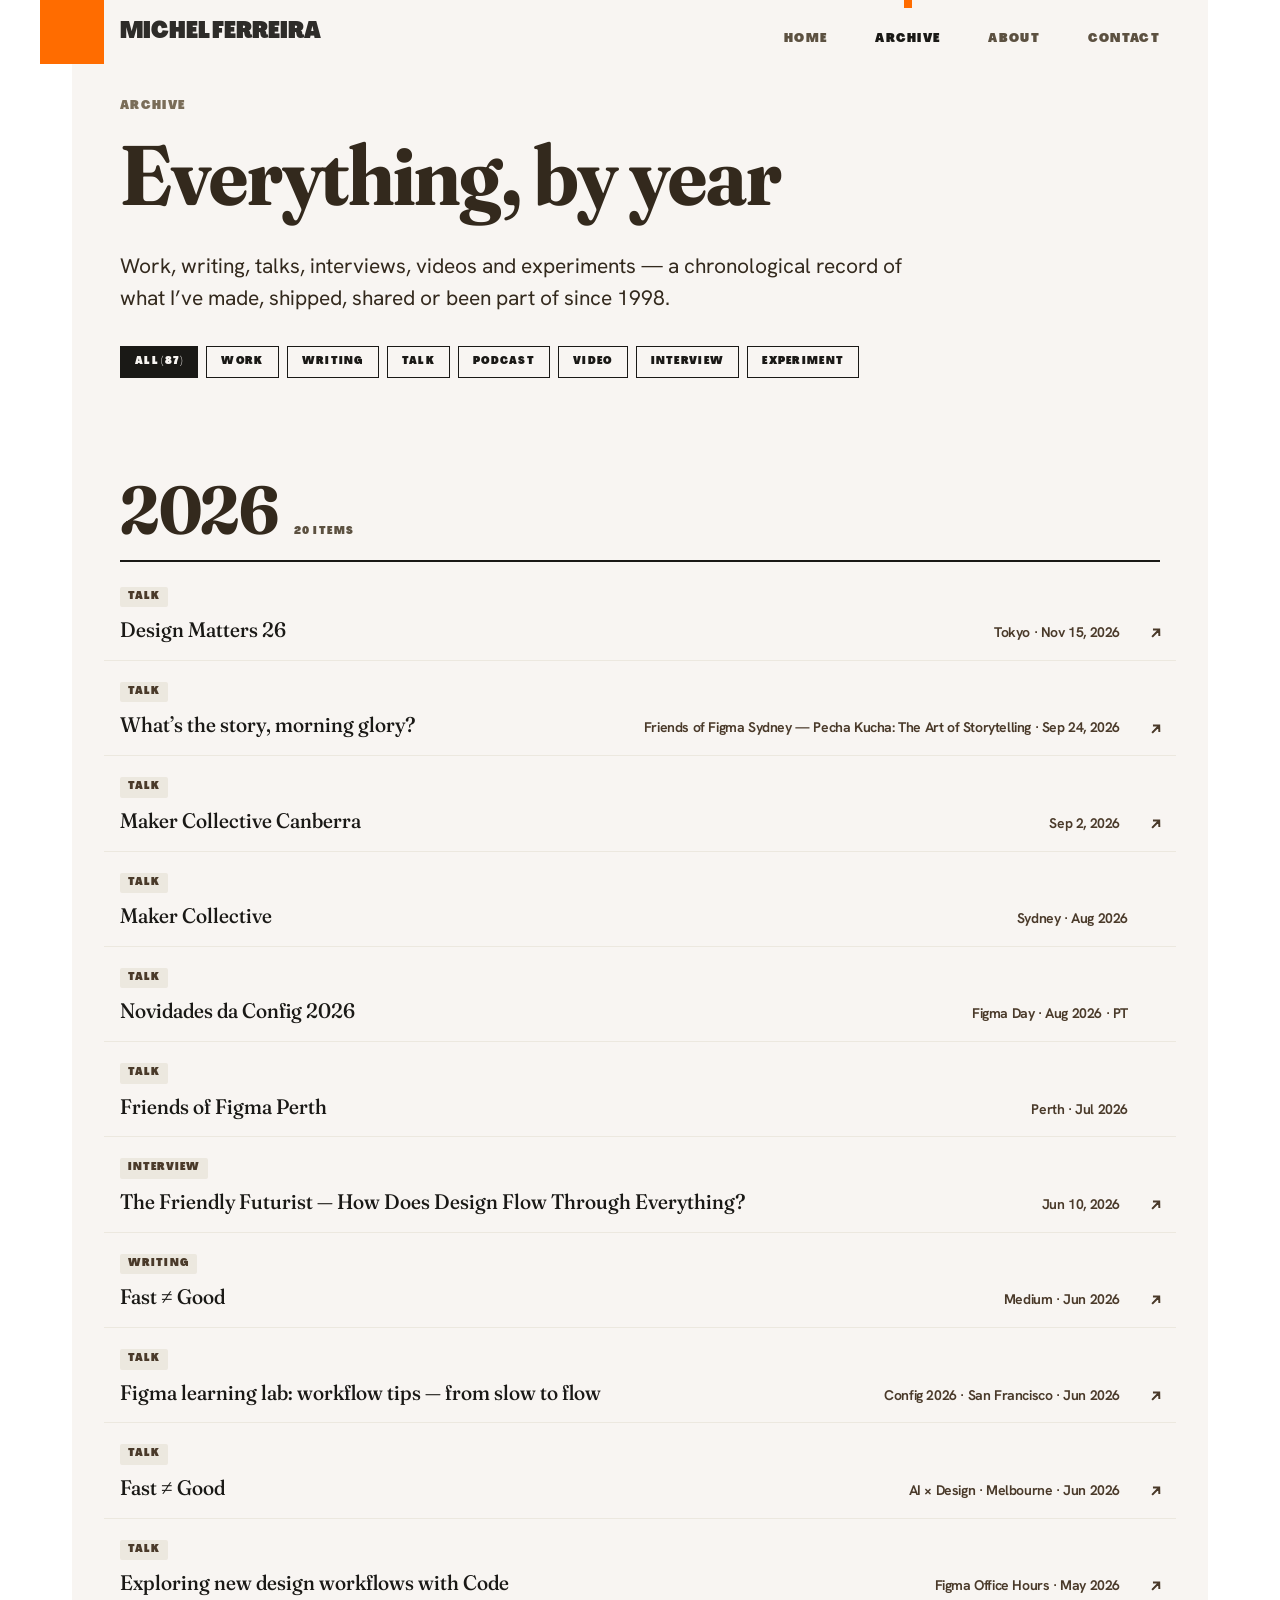
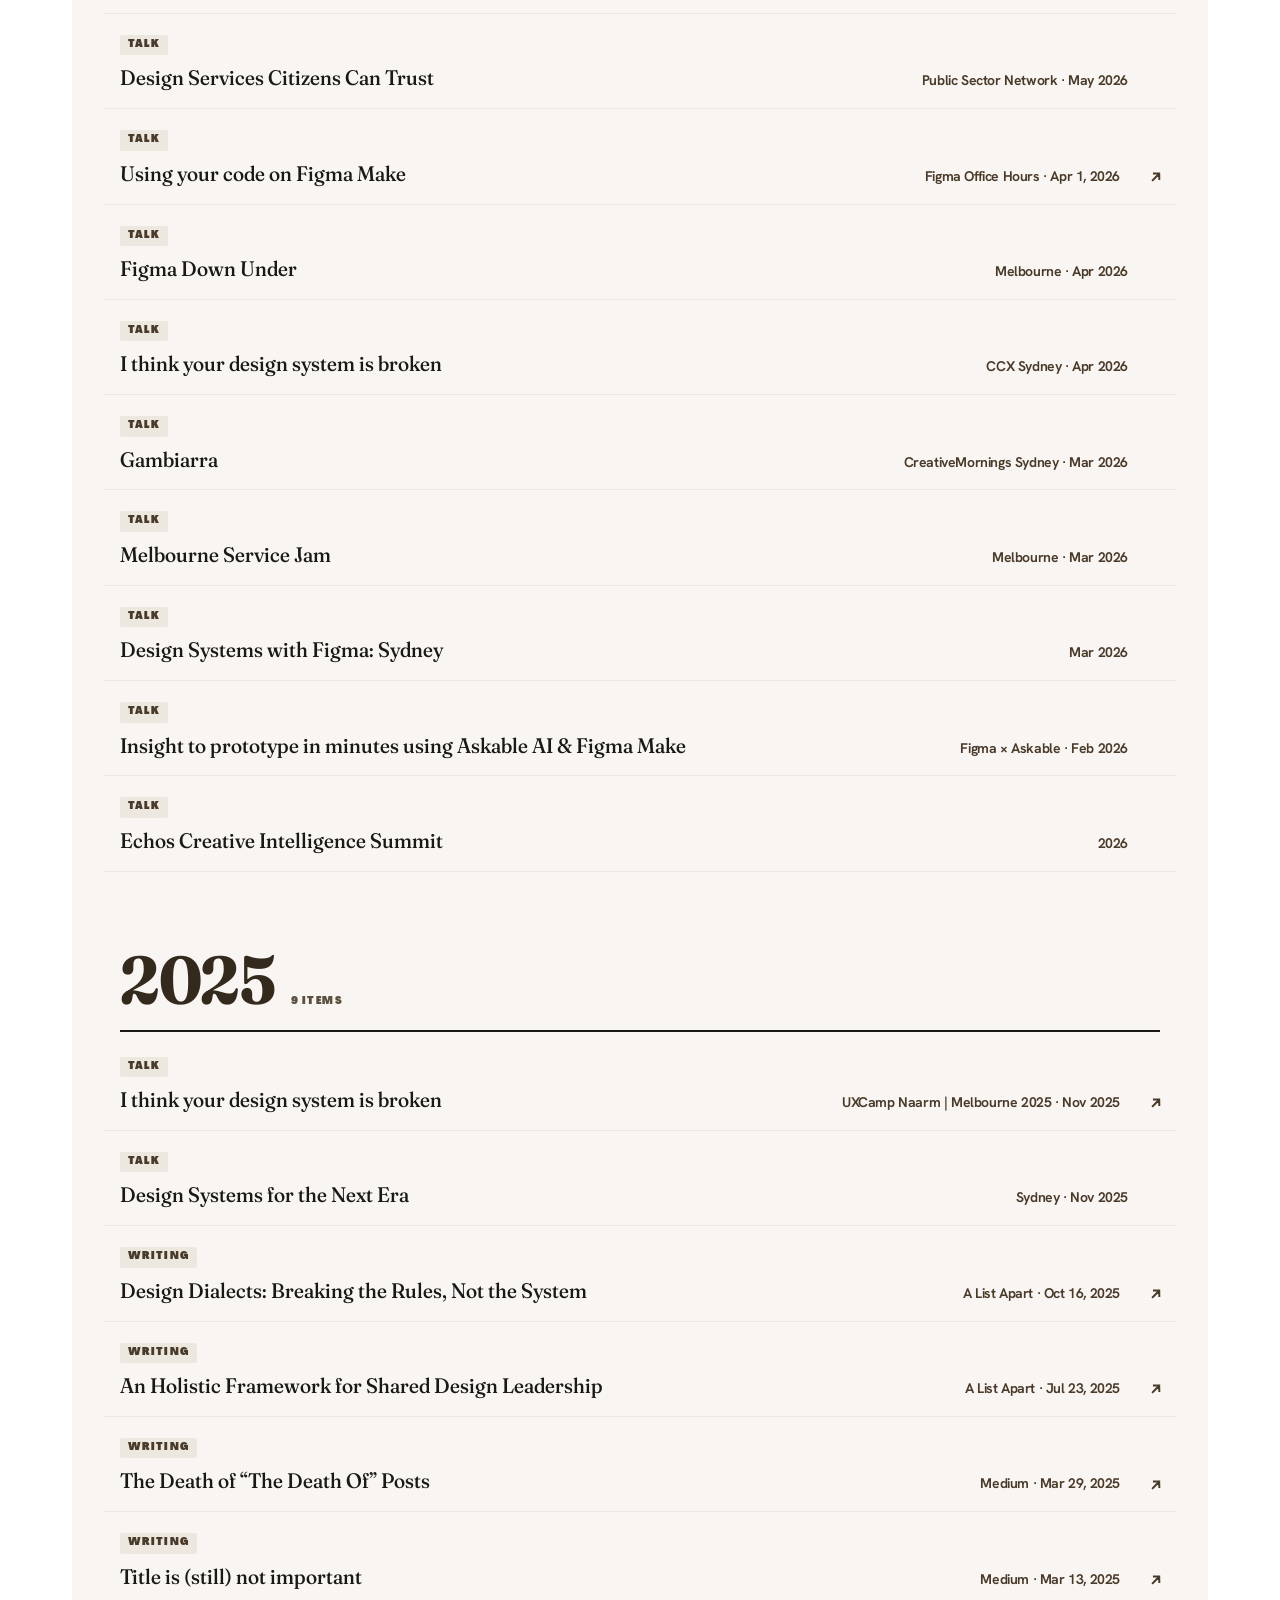
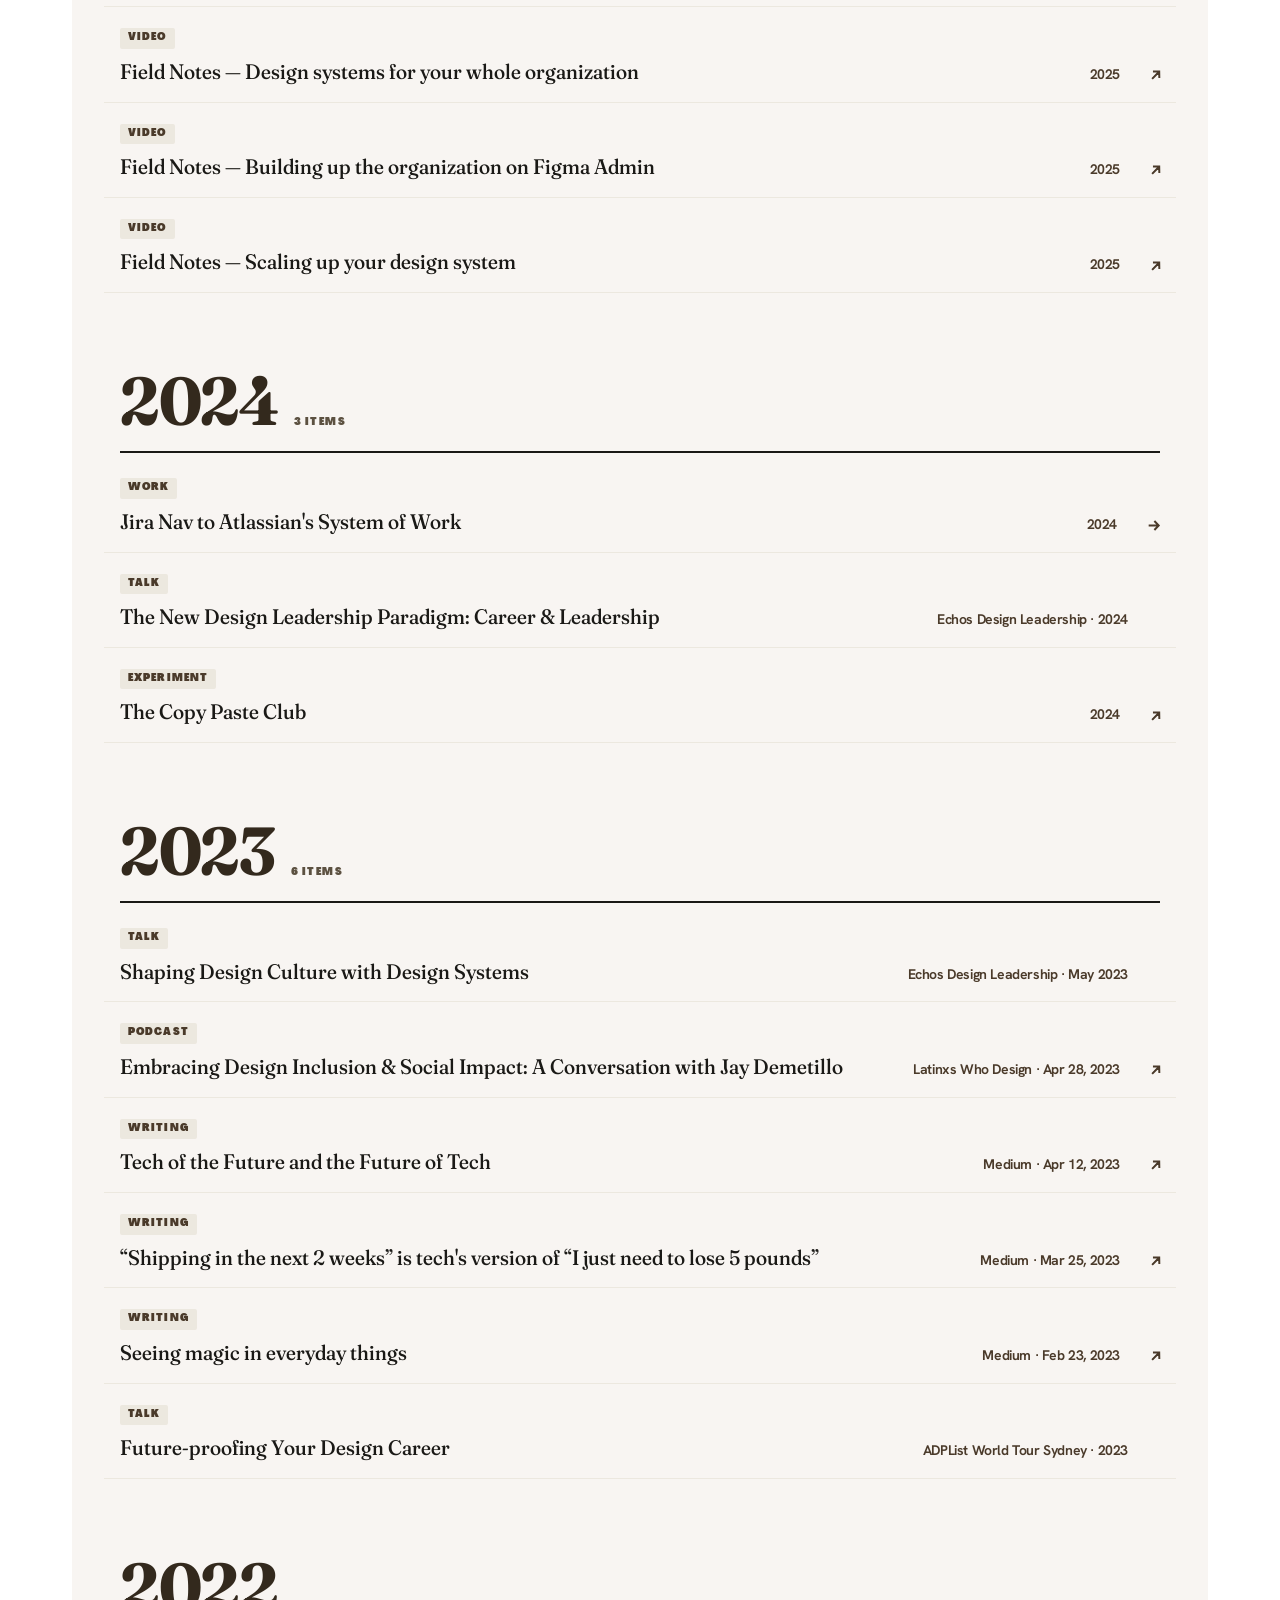
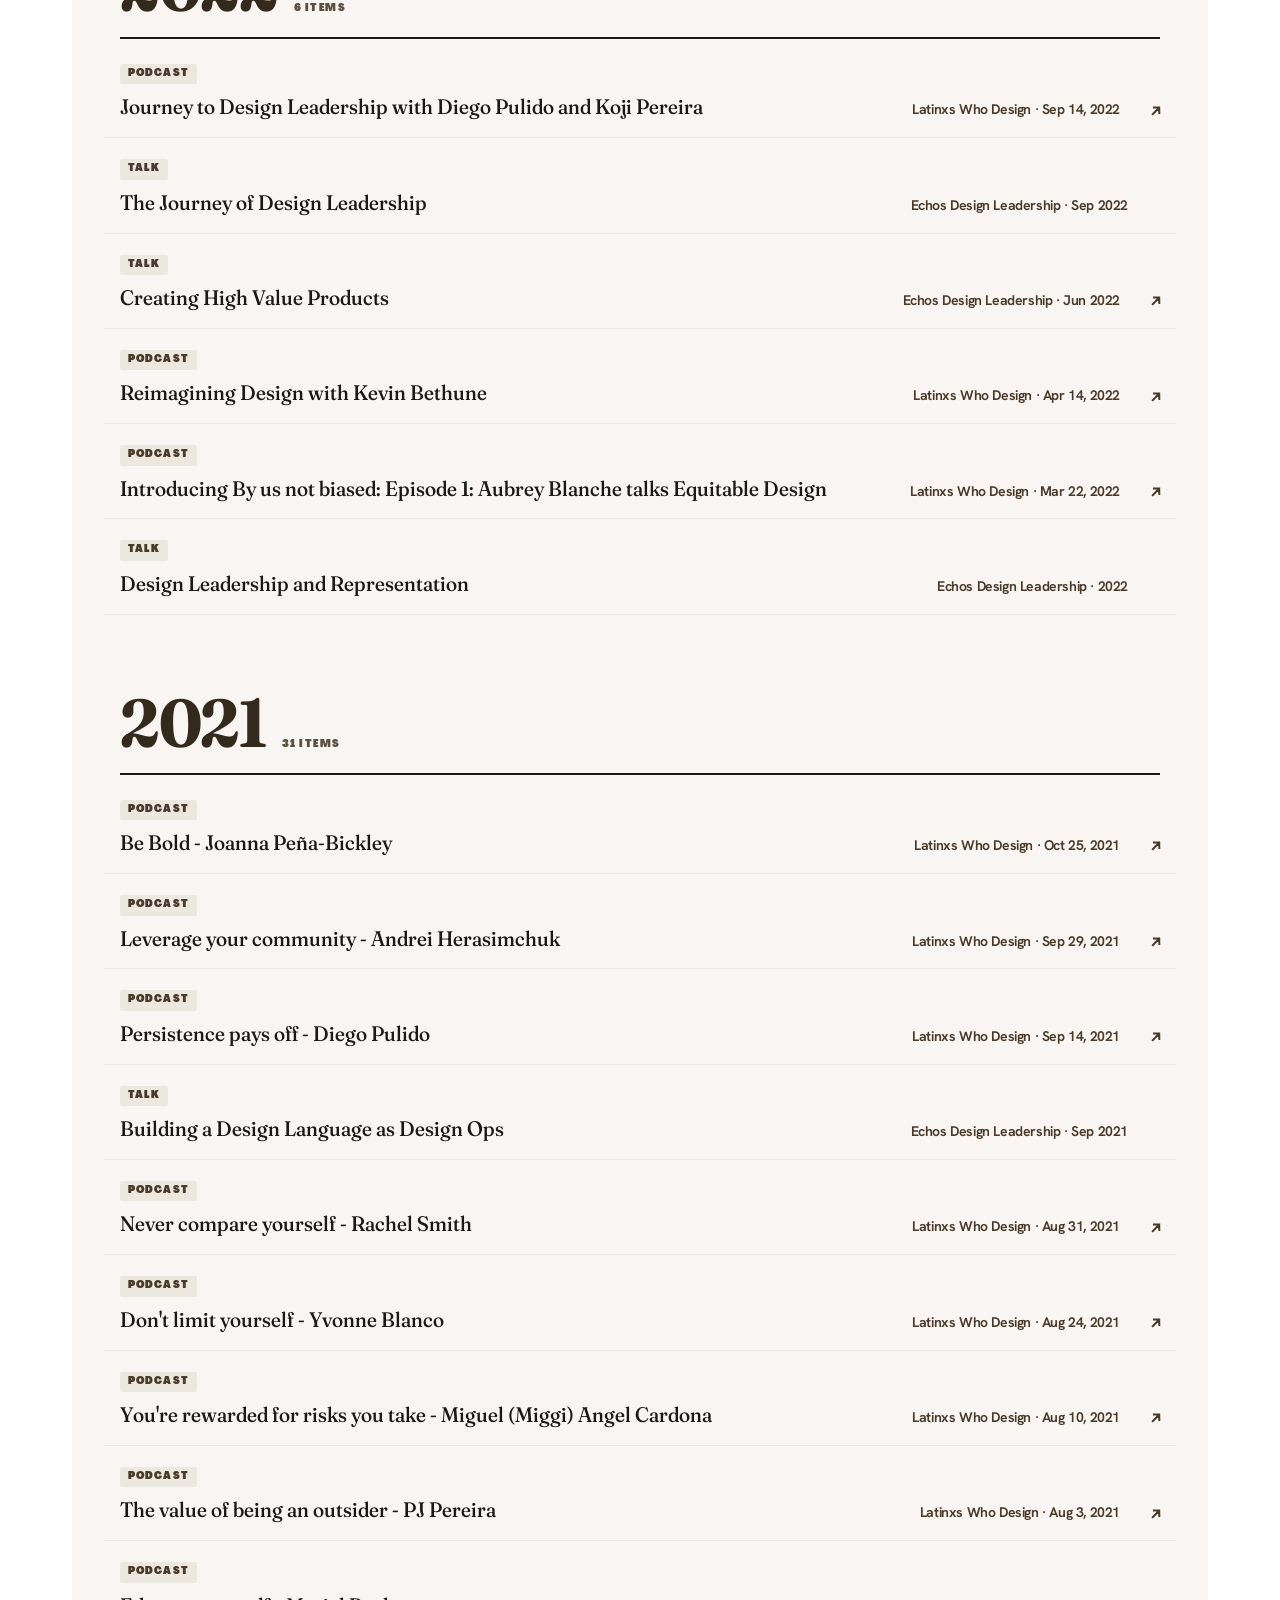
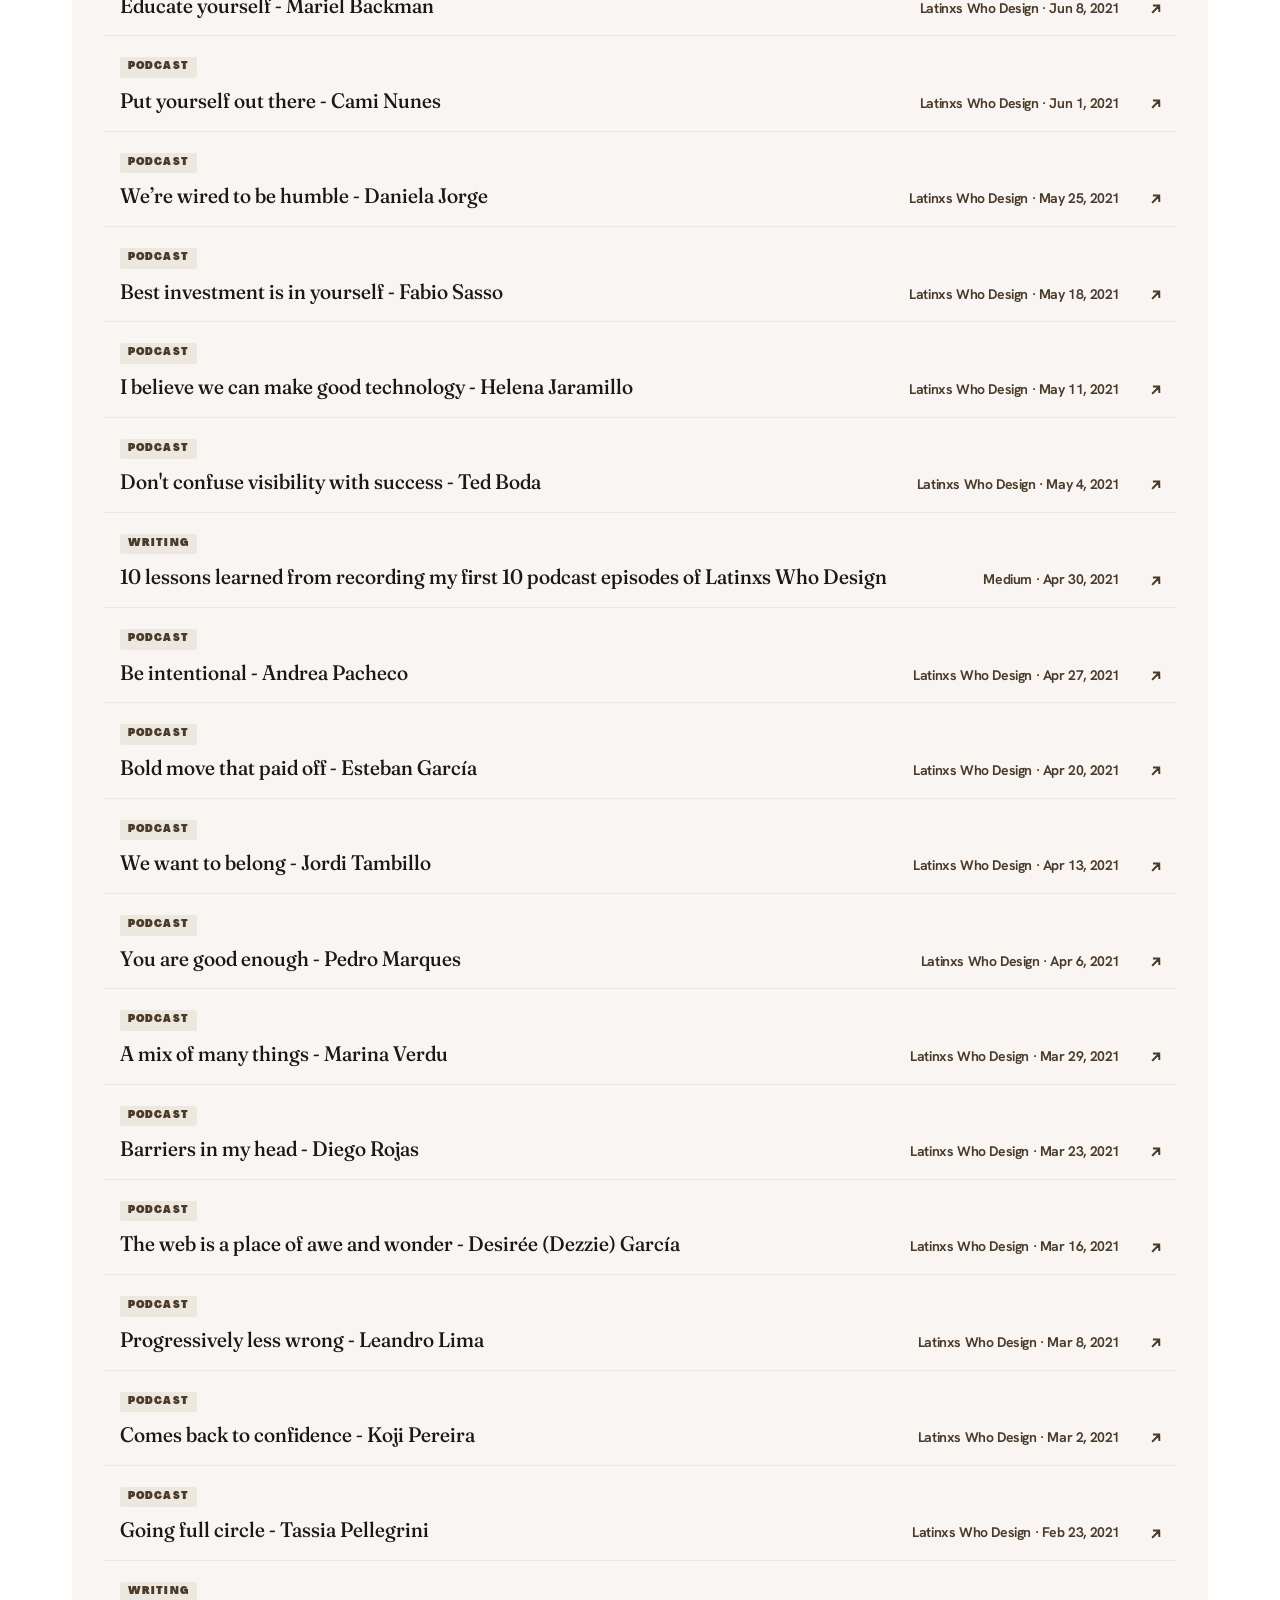
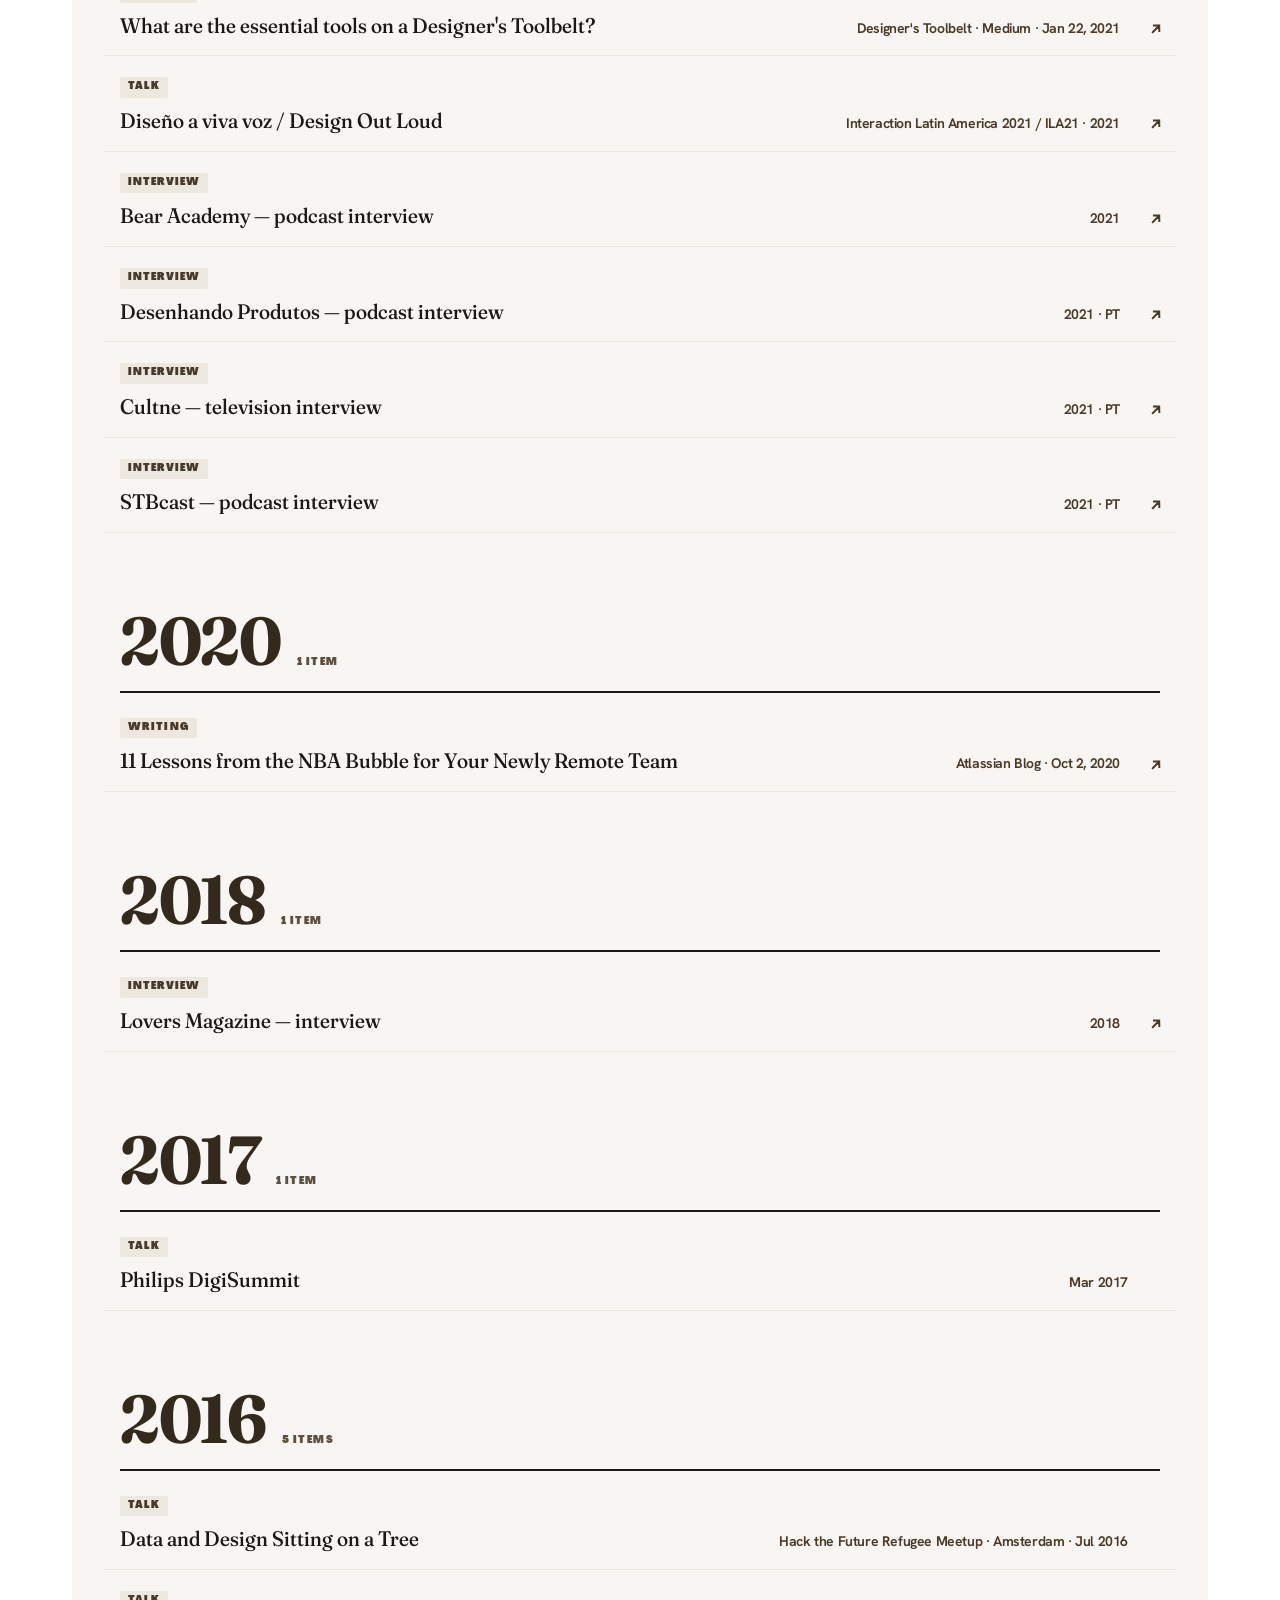
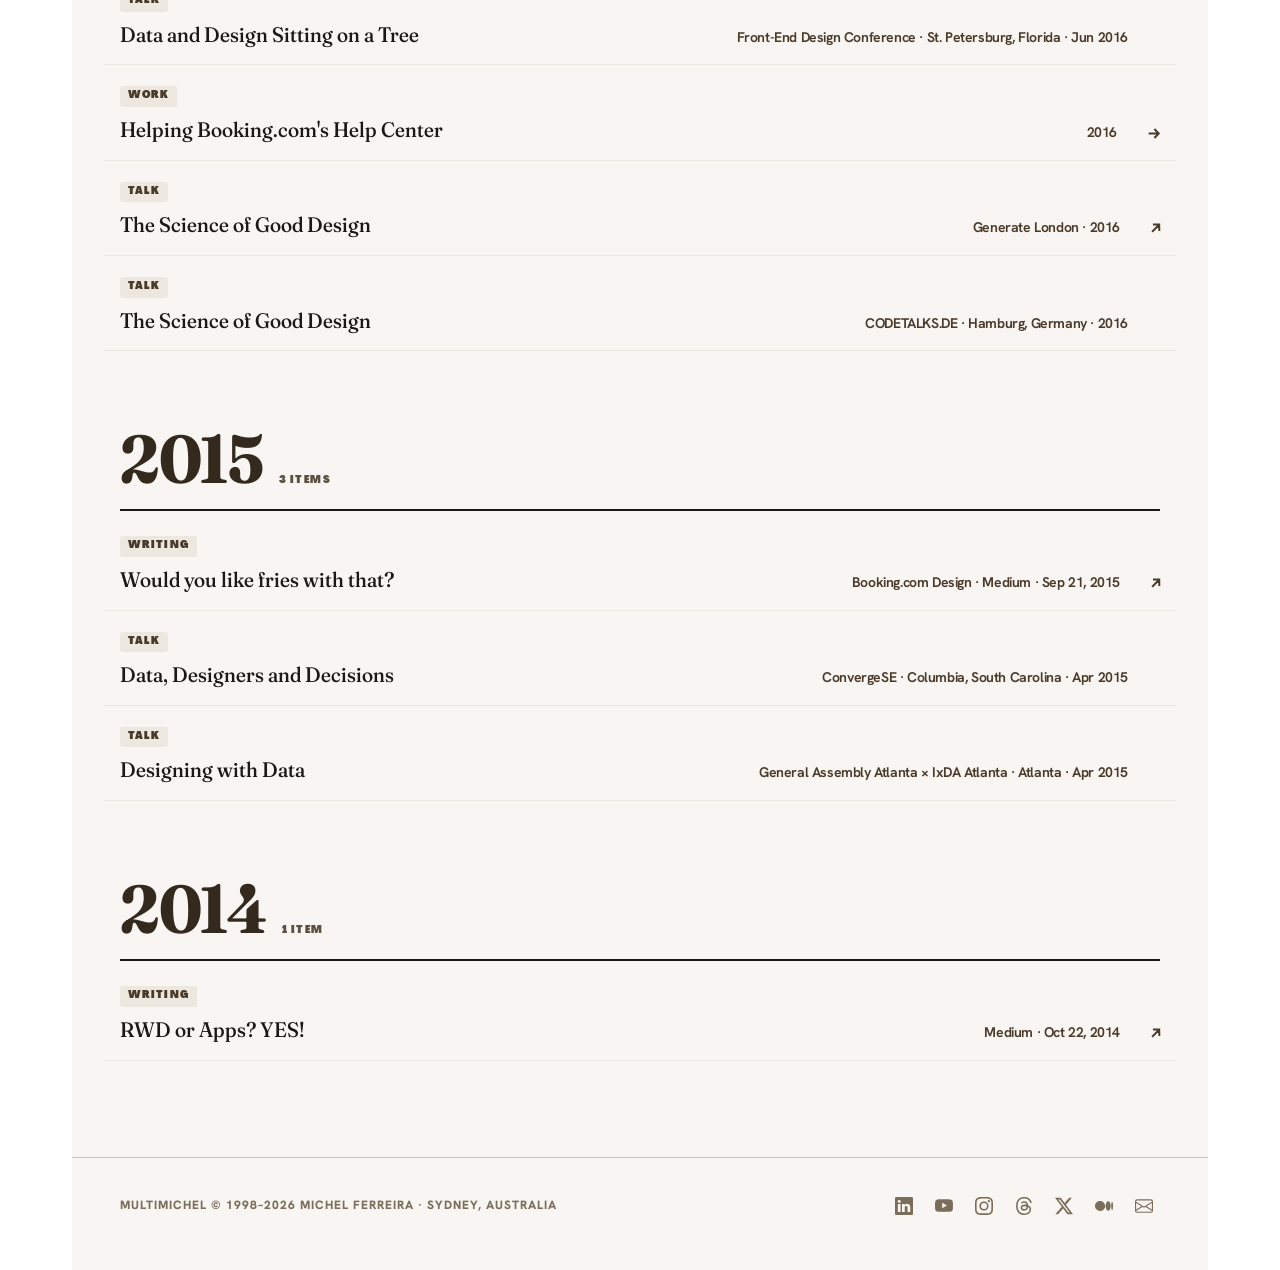
<file: archive.html>
<!DOCTYPE html>
<html lang="en">
<head>
<meta charset="utf-8">
<meta name="viewport" content="width=device-width, initial-scale=1">
<meta name="description" content="Work, writing, talks, interviews, videos and experiments — a chronological record of what Michel Ferreira has made, shipped, shared or been part of since 1998.">
<title>Archive — MultiMichel</title>
<!-- tokens.css carries both the design tokens AND the @font-face rules — without
     it every var() below falls back to browser defaults. It must load first. -->
<meta property="og:title" content="Archive — Michel Ferreira">
<meta property="og:description" content="Work, writing, talks, interviews, videos and experiments — a chronological record of what Michel Ferreira has made, shipped, shared or been part of since 1998.">
<link rel="stylesheet" href="tokens.css?v=72">
<link rel="stylesheet" href="multimichel.css?v=72">
<style>
.archive-head{padding-bottom:var(--space-16)}
/* The archive H1 runs a step smaller than a page hero — it sits above an
   index, not a statement. */
.archive-head h1.display{font-size:clamp(41.5px,6.6vw,90px)}
.filters{display:flex;flex-wrap:wrap;gap:var(--space-8);margin:var(--space-32) 0 var(--space-8)}
.filters button{font-family:var(--font-label);font-variation-settings:normal;font-size:var(--type-chip-size);font-weight:900;letter-spacing:var(--type-label-tracking);text-transform:uppercase;padding:var(--space-8) 14px;border:1px solid var(--ink);background:transparent;color:var(--ink);cursor:pointer}
.filters button.on{background:var(--ink);color:var(--paper)}
.yearhead{font-family:var(--font-serif);font-variation-settings:var(--serif-display);font-size:clamp(38px,5.7vw,68px);font-weight:var(--serif-display-weight);letter-spacing:-.02em;border-bottom:2px solid var(--ink);margin:56px 0 4px;display:flex;align-items:baseline;gap:var(--space-16)}
.yearhead small{font-family:var(--font-label);font-variation-settings:normal;font-size:var(--type-chip-size);font-weight:900;letter-spacing:.14em;color:var(--dim)}
/* Category labels live in multimichel.css as .cat — one lightweight
   classification chip shared with every other list. The old per-type colour
   badges (black/brown/green/purple fills, inline before the title) are gone:
   they read as the loudest thing in the row and competed with the title. */
</style>
<link rel="canonical" href="https://multimichel.com/archive">
<meta property="og:image" content="https://multimichel.com/img/og-default.jpg">
<meta property="og:image:width" content="1200">
<meta property="og:image:height" content="630">
<meta property="og:type" content="website">
<meta property="og:url" content="https://multimichel.com/archive">
<meta name="twitter:card" content="summary_large_image">
<link rel="icon" href="/favicon.svg" type="image/svg+xml">
<link rel="apple-touch-icon" href="/apple-touch-icon.png">
<meta name="theme-color" content="#F8F5F2">
</head>
<body>
<a class="skiplink" href="#main">Skip to content</a>
<header class="site">
<div class="brand"><button class="brand-menu" type="button" aria-expanded="false" aria-controls="mobile-nav" aria-label="Open menu"><span class="menu-icon"><span></span><span></span></span></button><a class="brand-link" href="/">MICHEL FERREIRA</a></div>
<nav class="main"><a href="/">HOME</a><a href="/archive" aria-current="page">ARCHIVE</a><a href="/about">ABOUT</a><a href="/contact">CONTACT</a></nav>
<nav class="mobile-nav" id="mobile-nav" aria-label="Site"><a href="/">HOME</a><a href="/archive" aria-current="page">ARCHIVE</a><a href="/about">ABOUT</a><a href="/contact">CONTACT</a></nav>
</header>
<main id="main">
<div class="wrap" data-screen-label="Archive">
<section class="archive-head">
<p class="eyebrow">Archive</p>
<h1 class="display">Everything, by year</h1>
<p class="lede">Work, writing, talks, interviews, videos and experiments — a chronological record of what I’ve made, shipped, shared or been part of since 1998.</p>
<div class="filters" id="filters"></div>
</section>
<div id="list"></div>
</div>
</main>
<footer class="site"><p class="fineprint">MULTIMICHEL © 1998–2026 MICHEL FERREIRA · SYDNEY, AUSTRALIA</p><nav class="social" aria-label="Elsewhere">
    <a class="social-icon" href="https://www.linkedin.com/in/michelpferreira/" target="_blank" rel="noopener noreferrer" aria-label="LinkedIn" title="LinkedIn"><svg viewBox="0 0 16 16" width="18" height="18" fill="currentColor" aria-hidden="true" focusable="false"><path d="M0 1.146C0 .513.526 0 1.175 0h13.65C15.474 0 16 .513 16 1.146v13.708c0 .633-.526 1.146-1.175 1.146H1.175C.526 16 0 15.487 0 14.854zm4.943 12.248V6.169H2.542v7.225zm-1.2-8.212c.837 0 1.358-.554 1.358-1.248-.015-.709-.52-1.248-1.342-1.248S2.4 3.226 2.4 3.934c0 .694.521 1.248 1.327 1.248zm4.908 8.212V9.359c0-.216.016-.432.08-.586.173-.431.568-.878 1.232-.878.869 0 1.216.662 1.216 1.634v3.865h2.401V9.25c0-2.22-1.184-3.252-2.764-3.252-1.274 0-1.845.7-2.165 1.193v.025h-.016l.016-.025V6.169h-2.4c.03.678 0 7.225 0 7.225z"/></svg></a>
    <a class="social-icon" href="https://www.youtube.com/@multimichel" target="_blank" rel="noopener noreferrer" aria-label="YouTube" title="YouTube"><svg viewBox="0 0 16 16" width="18" height="18" fill="currentColor" aria-hidden="true" focusable="false"><path d="M8.051 1.999h.089c.822.003 4.987.033 6.11.335a2.01 2.01 0 0 1 1.415 1.42c.101.38.172.883.22 1.402l.01.104.022.26.008.104c.065.914.073 1.77.074 1.957v.075c-.001.194-.01 1.108-.082 2.06l-.008.105-.009.104c-.05.572-.124 1.14-.235 1.558a2.01 2.01 0 0 1-1.415 1.42c-1.16.312-5.569.334-6.18.335h-.142c-.309 0-1.587-.006-2.927-.052l-.17-.006-.087-.004-.171-.007-.171-.007c-1.11-.049-2.167-.128-2.654-.26a2.01 2.01 0 0 1-1.415-1.419c-.111-.417-.185-.986-.235-1.558L.09 9.82l-.008-.104A31 31 0 0 1 0 7.68v-.123c.002-.215.01-.958.064-1.778l.007-.103.003-.052.008-.104.022-.26.01-.104c.048-.519.119-1.023.22-1.402a2.01 2.01 0 0 1 1.415-1.42c.487-.13 1.544-.21 2.654-.26l.17-.007.172-.006.086-.003.171-.007A100 100 0 0 1 7.858 2zM6.4 5.209v4.818l4.157-2.408z"/></svg></a>
    <a class="social-icon" href="https://instagram.com/multimichel" target="_blank" rel="noopener noreferrer" aria-label="Instagram" title="Instagram"><svg viewBox="0 0 16 16" width="18" height="18" fill="currentColor" aria-hidden="true" focusable="false"><path d="M8 0C5.829 0 5.556.01 4.703.048 3.85.088 3.269.222 2.76.42a3.9 3.9 0 0 0-1.417.923A3.9 3.9 0 0 0 .42 2.76C.222 3.268.087 3.85.048 4.7.01 5.555 0 5.827 0 8.001c0 2.172.01 2.444.048 3.297.04.852.174 1.433.372 1.942.205.526.478.972.923 1.417.444.445.89.719 1.416.923.51.198 1.09.333 1.942.372C5.555 15.99 5.827 16 8 16s2.444-.01 3.298-.048c.851-.04 1.434-.174 1.943-.372a3.9 3.9 0 0 0 1.416-.923c.445-.445.718-.891.923-1.417.197-.509.332-1.09.372-1.942C15.99 10.445 16 10.173 16 8s-.01-2.445-.048-3.299c-.04-.851-.175-1.433-.372-1.941a3.9 3.9 0 0 0-.923-1.417A3.9 3.9 0 0 0 13.24.42c-.51-.198-1.092-.333-1.943-.372C10.443.01 10.172 0 7.998 0zm-.717 1.442h.718c2.136 0 2.389.007 3.232.046.78.035 1.204.166 1.486.275.373.145.64.319.92.599s.453.546.598.92c.11.281.24.705.275 1.485.039.843.047 1.096.047 3.231s-.008 2.389-.047 3.232c-.035.78-.166 1.203-.275 1.485a2.5 2.5 0 0 1-.599.919c-.28.28-.546.453-.92.598-.28.11-.704.24-1.485.276-.843.038-1.096.047-3.232.047s-2.39-.009-3.233-.047c-.78-.036-1.203-.166-1.485-.276a2.5 2.5 0 0 1-.92-.598 2.5 2.5 0 0 1-.6-.92c-.109-.281-.24-.705-.275-1.485-.038-.843-.046-1.096-.046-3.233s.008-2.388.046-3.231c.036-.78.166-1.204.276-1.486.145-.373.319-.64.599-.92s.546-.453.92-.598c.282-.11.705-.24 1.485-.276.738-.034 1.024-.044 2.515-.045zm4.988 1.328a.96.96 0 1 0 0 1.92.96.96 0 0 0 0-1.92m-4.27 1.122a4.109 4.109 0 1 0 0 8.217 4.109 4.109 0 0 0 0-8.217m0 1.441a2.667 2.667 0 1 1 0 5.334 2.667 2.667 0 0 1 0-5.334"/></svg></a>
    <a class="social-icon" href="https://www.threads.com/@multimichel" target="_blank" rel="noopener noreferrer" aria-label="Threads" title="Threads"><svg viewBox="0 0 16 16" width="18" height="18" fill="currentColor" aria-hidden="true" focusable="false"><path d="M6.321 6.016c-.27-.18-1.166-.802-1.166-.802.756-1.081 1.753-1.502 3.132-1.502.975 0 1.803.327 2.394.948s.928 1.509 1.005 2.644q.492.207.905.484c1.109.745 1.719 1.86 1.719 3.137 0 2.716-2.226 5.075-6.256 5.075C4.594 16 1 13.987 1 7.994 1 2.034 4.482 0 8.044 0 9.69 0 13.55.243 15 5.036l-1.36.353C12.516 1.974 10.163 1.43 8.006 1.43c-3.565 0-5.582 2.171-5.582 6.79 0 4.143 2.254 6.343 5.63 6.343 2.777 0 4.847-1.443 4.847-3.556 0-1.438-1.208-2.127-1.27-2.127-.236 1.234-.868 3.31-3.644 3.31-1.618 0-3.013-1.118-3.013-2.582 0-2.09 1.984-2.847 3.55-2.847.586 0 1.294.04 1.663.114 0-.637-.54-1.728-1.9-1.728-1.25 0-1.566.405-1.967.868ZM8.716 8.19c-2.04 0-2.304.87-2.304 1.416 0 .878 1.043 1.168 1.6 1.168 1.02 0 2.067-.282 2.232-2.423a6.2 6.2 0 0 0-1.528-.161"/></svg></a>
    <a class="social-icon" href="https://x.com/multimichel" target="_blank" rel="noopener noreferrer" aria-label="X" title="X"><svg viewBox="0 0 16 16" width="18" height="18" fill="currentColor" aria-hidden="true" focusable="false"><path d="M12.6.75h2.454l-5.36 6.142L16 15.25h-4.937l-3.867-5.07-4.425 5.07H.316l5.733-6.57L0 .75h5.063l3.495 4.633L12.601.75Zm-.86 13.028h1.36L4.323 2.145H2.865z"/></svg></a>
    <a class="social-icon" href="https://multimichel.medium.com/" target="_blank" rel="noopener noreferrer" aria-label="Medium" title="Medium"><svg viewBox="0 0 16 16" width="18" height="18" fill="currentColor" aria-hidden="true" focusable="false"><path d="M9.025 8c0 2.485-2.02 4.5-4.513 4.5A4.506 4.506 0 0 1 0 8c0-2.486 2.02-4.5 4.512-4.5A4.506 4.506 0 0 1 9.025 8m4.95 0c0 2.34-1.01 4.236-2.256 4.236S9.463 10.339 9.463 8c0-2.34 1.01-4.236 2.256-4.236S13.975 5.661 13.975 8M16 8c0 2.096-.355 3.795-.794 3.795-.438 0-.793-1.7-.793-3.795 0-2.096.355-3.795.794-3.795.438 0 .793 1.699.793 3.795"/></svg></a>
    <a class="social-icon" href="/contact" aria-label="Email Michel" title="Email Michel"><svg viewBox="0 0 16 16" width="18" height="18" fill="currentColor" aria-hidden="true" focusable="false"><path d="M0 4a2 2 0 0 1 2-2h12a2 2 0 0 1 2 2v8a2 2 0 0 1-2 2H2a2 2 0 0 1-2-2zm2-1a1 1 0 0 0-1 1v.217l7 4.2 7-4.2V4a1 1 0 0 0-1-1zm13 2.383-4.708 2.825L15 11.105zm-.034 6.876-5.64-3.471L8 9.583l-1.326-.795-5.64 3.47A1 1 0 0 0 2 13h12a1 1 0 0 0 .966-.741M1 11.105l4.708-2.897L1 5.383z"/></svg></a>
  </nav></footer>
<script src="content.js?v=73"></script>
<script src="nav.js?v=72" defer></script>
<script src="ink.js?v=72" defer></script>
<script>
(function(){
// The public archive is an editorial record, not the evidence library:
// records flagged publicArchive:false stay in content.js but never render here.
// "All" therefore means all PUBLIC entries.
var PUBLIC=MM.items.filter(i=>i.publicArchive!==false);
var types=["All"].concat([...new Set(PUBLIC.map(i=>i.type))]);
var cur=location.hash?decodeURIComponent(location.hash.slice(1)):"All";
if(types.indexOf(cur)<0)cur="All";
var fEl=document.getElementById("filters"),lEl=document.getElementById("list");
function esc(s){return (s||"").replace(/&/g,"&amp;").replace(/</g,"&lt;")}
function render(){
fEl.innerHTML=types.map(t=>'<button class="'+(t===cur?"on":"")+'" data-t="'+t+'">'+t+(t==="All"?" ("+PUBLIC.length+")":"")+'</button>').join("");
// Sort on the ISO date only — never on year alone and never on a display
// string. Descending lexical compare gives newest-first, and puts a year-only
// record after every dated record in the same year ("2026" < "2026-07").
var items=PUBLIC.filter(i=>cur==="All"||i.type===cur).slice()
  .sort((a,b)=>String(b.date).localeCompare(String(a.date)));
var byYear={};items.forEach(i=>{var y=String(i.date).slice(0,4);(byYear[y]=byYear[y]||[]).push(i)});
lEl.innerHTML=Object.keys(byYear).sort((a,b)=>Number(b)-Number(a)).map(function(y){
var rows=byYear[y].map(function(i){
var href=i.href||i.url;
var isTalk=i.type==="Talk";
var displayTitle=isTalk?(i.talkTitle||i.eventName):i.title;
var talkEvent=(isTalk&&i.talkTitle)?i.eventName:null;
var talkLoc=isTalk?(i.showLocation?i.location:null):i.city;
var t=href?'<a href="'+href+'"'+MM.linkAttrs(href)+'>'+esc(displayTitle)+'</a>':esc(displayTitle);
// The type has moved OUT of the metadata sentence and onto its own kicker line,
// so it is not repeated here.
// The archive prints full provenance: publication first, then the platform it
// was hosted on. Home shows only the publication.
var meta=[i.publication,i.platform,talkEvent,talkLoc,i.displayDate||String(i.date).slice(0,4),i.lang==="pt-BR"?"PT":null].filter(Boolean).join(" · ");
// Kicker / title / metadata only. The archive is a scannable index — .sub
// descriptions stay in content.js for the surfaces that use them (case-study
// cards, homepage rows) but are deliberately not rendered here.
// UPCOMING outranks the category label when both apply.
var kicker=(MM.isUpcoming(i)?'<span class="up">UPCOMING</span> ':'')+'<span class="cat">'+i.type+'</span>';
return '<div class="row">'
+'<span class="kicker-line">'+kicker+'</span>'
+'<span class="t">'+t+'</span>'
+MM.actionMark(href)
+'<span class="m">'+esc(meta)+'</span>'
+'</div>';
}).join("");
return '<div class="yearhead">'+y+'<small>'+byYear[y].length+' ITEM'+(byYear[y].length>1?"S":"")+'</small></div>'+rows;
}).join("");
}
fEl.addEventListener("click",function(e){var b=e.target.closest("button");if(!b)return;cur=b.dataset.t;history.replaceState(null,"","#"+cur);render()});
render();
})();
</script>
</body>
</html>
</file>
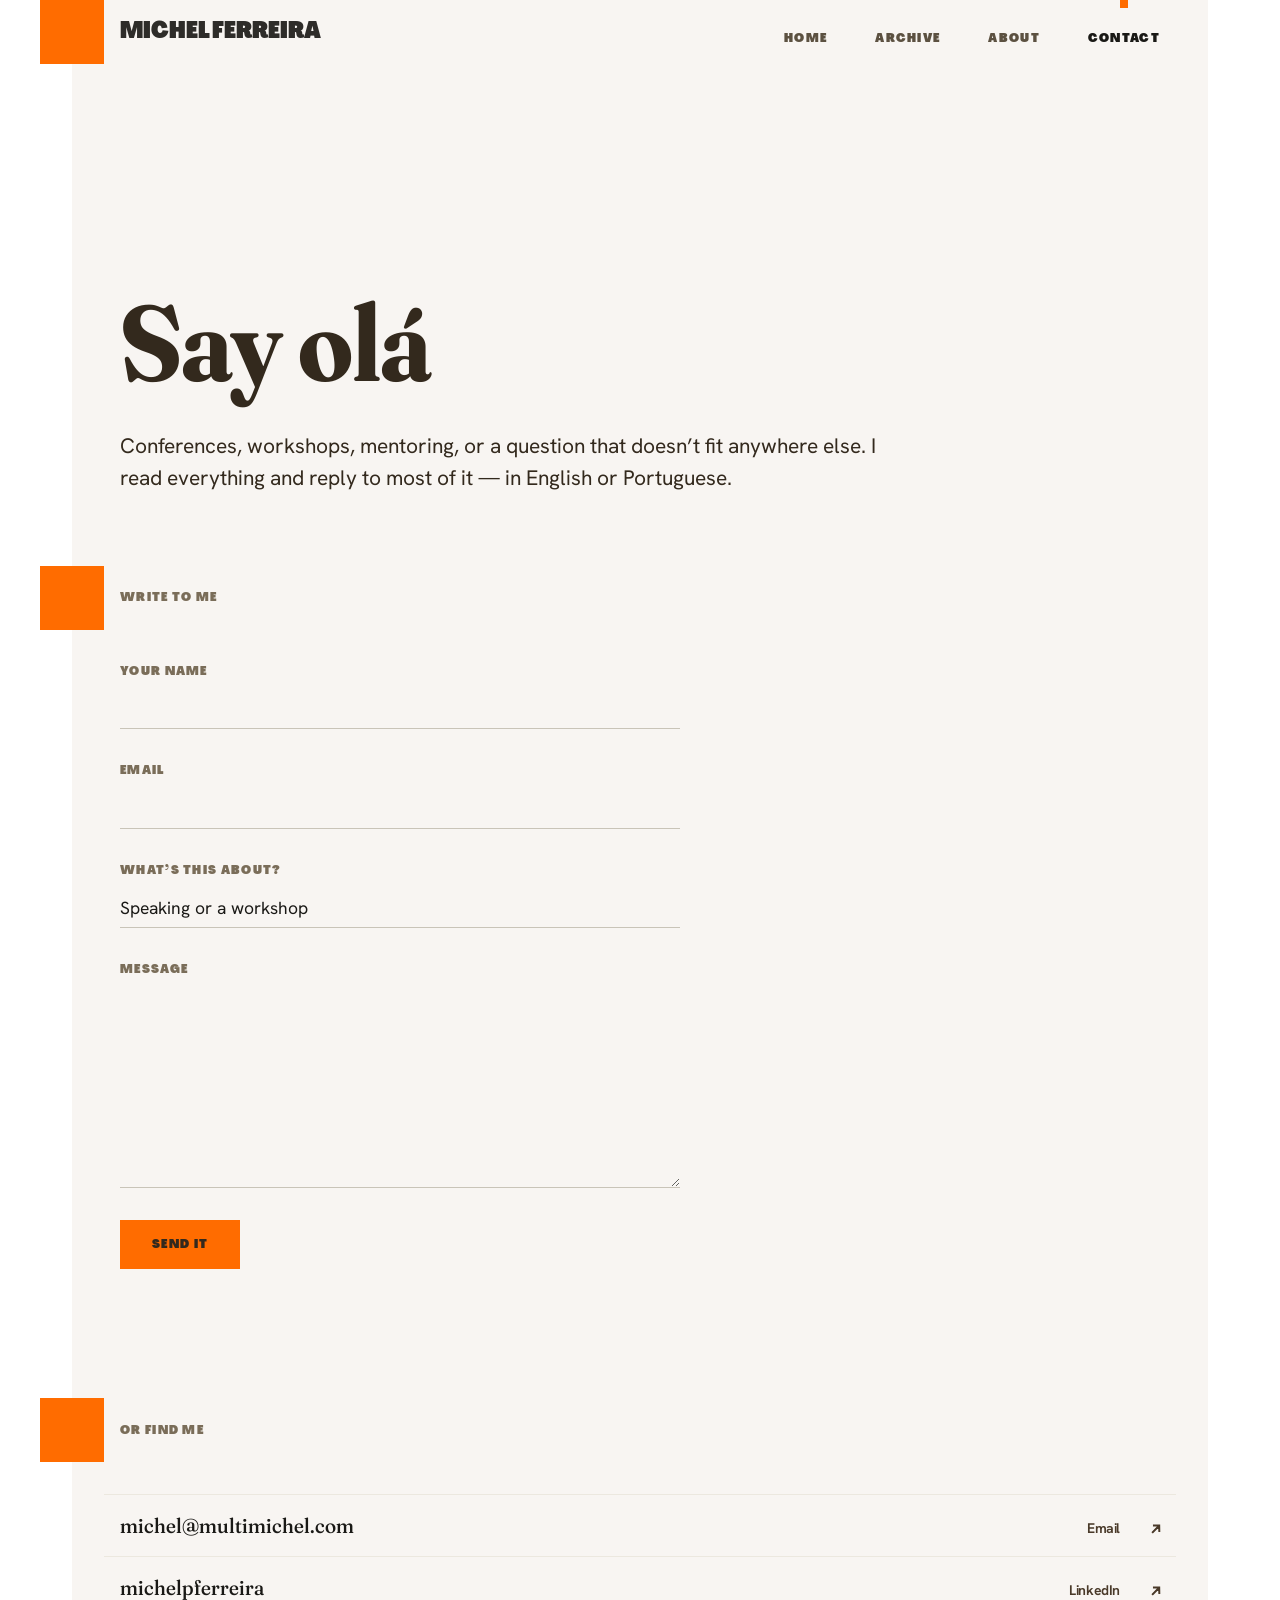
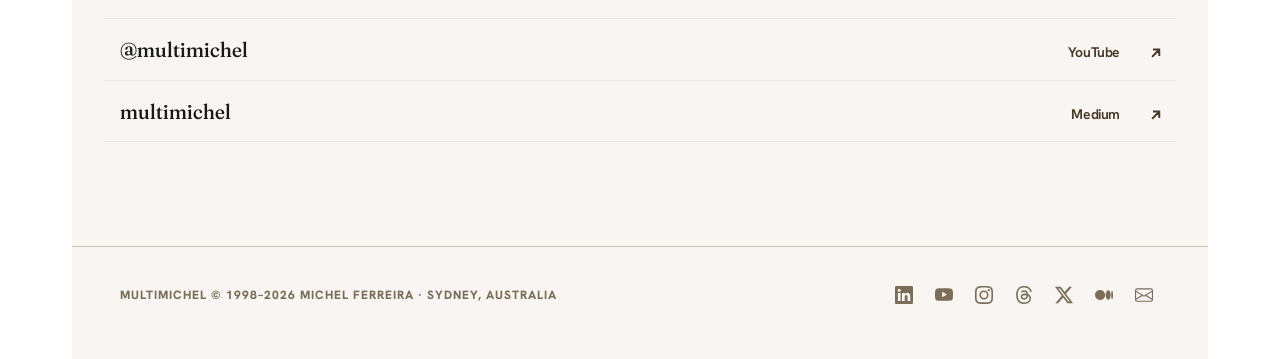
<file: contact.html>
<!DOCTYPE html>
<html lang="en">
<head>
<meta charset="utf-8">
<meta name="viewport" content="width=device-width, initial-scale=1">
<title>Contact — Michel Ferreira</title>
<meta name="description" content="Speaking, workshops, mentoring, or just to say olá. Get in touch with Michel Ferreira.">
<meta property="og:title" content="Contact — Michel Ferreira">
<meta property="og:description" content="Speaking, workshops, mentoring, or just to say olá.">
<link rel="stylesheet" href="tokens.css?v=72">
<link rel="stylesheet" href="multimichel.css?v=72">
<link rel="canonical" href="https://multimichel.com/contact">
<meta property="og:image" content="https://multimichel.com/img/og-default.jpg">
<meta property="og:image:width" content="1200">
<meta property="og:image:height" content="630">
<meta property="og:type" content="website">
<meta property="og:url" content="https://multimichel.com/contact">
<meta name="twitter:card" content="summary_large_image">
<link rel="icon" href="/favicon.svg" type="image/svg+xml">
<link rel="apple-touch-icon" href="/apple-touch-icon.png">
<meta name="theme-color" content="#F8F5F2">
</head>
<body>
<a class="skiplink" href="#main">Skip to content</a>

<header class="site">
  <div class="brand">
    <button class="brand-menu" type="button" aria-expanded="false" aria-controls="mobile-nav" aria-label="Open menu"><span class="menu-icon"><span></span><span></span></span></button>
    <a class="brand-link" href="/">MICHEL FERREIRA</a>
  </div>
  <nav class="main">
    <a href="/">HOME</a>
    <a href="/archive">ARCHIVE</a>
    <a href="/about">ABOUT</a>
    <a href="/contact" aria-current="page">CONTACT</a>
  </nav>
  <nav class="mobile-nav" id="mobile-nav" aria-label="Site">
    <a href="/">HOME</a>
    <a href="/archive">ARCHIVE</a>
    <a href="/about">ABOUT</a>
    <a href="/contact" aria-current="page">CONTACT</a>
  </nav>
</header>

<main id="main">
<div class="wrap">

  <section class="hero">
    <h1 class="display">Say olá</h1>
    <div class="lede">
      <p>Conferences, workshops, mentoring, or a question that doesn&rsquo;t fit anywhere else. I read everything and reply to most of it — in English or Portuguese.</p>
    </div>
  </section>

  <section id="contact-form">
    <div class="sechead"><i class="tab"></i><h2>Write to me</h2></div>

    <form class="form" id="contact" action="https://formsubmit.co/michel@multimichel.com" method="POST" novalidate>
      <!-- FormSubmit config: no captcha redirect loop, readable subject line. -->
      <input type="hidden" name="_subject" value="multimichel.com — new message">
      <input type="hidden" name="_template" value="table">
      <input type="hidden" name="_captcha" value="false">
      <!-- honeypot: bots fill it, people never see it -->
      <input type="text" name="_honey" tabindex="-1" autocomplete="off" aria-hidden="true" style="position:absolute;left:-9999px">
      <div class="field">
        <label for="name">Your name</label>
        <input id="name" name="name" type="text" autocomplete="name" required>
        <p class="err" data-for="name" hidden>Please add your name.</p>
      </div>

      <div class="field">
        <label for="email">Email</label>
        <input id="email" name="email" type="email" autocomplete="email" required>
        <p class="err" data-for="email" hidden>That email doesn&rsquo;t look right.</p>
      </div>

      <div class="field">
        <label for="topic">What&rsquo;s this about?</label>
        <select id="topic" name="topic">
          <option>Speaking or a workshop</option>
          <option>Mentoring</option>
          <option>The podcast</option>
          <option>Something else</option>
        </select>
      </div>

      <div class="field">
        <label for="message">Message</label>
        <textarea id="message" name="message" rows="7" required></textarea>
        <p class="err" data-for="message" hidden>Tell me a little more.</p>
      </div>

      <button class="submit" type="submit">Send it</button>
      <p class="form-status" id="status" role="status" aria-live="polite"></p>
    </form>
  </section>

  <section id="elsewhere-contact">
    <div class="sechead"><i class="tab"></i><h2>Or find me</h2></div>
    <div class="rowlist">
      <a class="row" href="mailto:michel@multimichel.com"><span class="t">michel@multimichel.com</span><span class="go" aria-hidden="true">↗&#xFE0E;</span><span class="m">Email</span></a>
      <a class="row" href="https://www.linkedin.com/in/michelpferreira/" target="_blank" rel="noopener noreferrer"><span class="t">michelpferreira</span><span class="go" aria-hidden="true">↗&#xFE0E;</span><span class="m">LinkedIn</span></a>
      <a class="row" href="https://www.youtube.com/@multimichel" target="_blank" rel="noopener noreferrer"><span class="t">@multimichel</span><span class="go" aria-hidden="true">↗&#xFE0E;</span><span class="m">YouTube</span></a>
      <a class="row" href="https://multimichel.medium.com/" target="_blank" rel="noopener noreferrer"><span class="t">multimichel</span><span class="go" aria-hidden="true">↗&#xFE0E;</span><span class="m">Medium</span></a>
    </div>
  </section>

</div>
</main>

<footer class="site">
  <p class="fineprint">MULTIMICHEL © 1998–2026 MICHEL FERREIRA · SYDNEY, AUSTRALIA</p>
  <nav class="social" aria-label="Elsewhere">
    <a class="social-icon" href="https://www.linkedin.com/in/michelpferreira/" target="_blank" rel="noopener noreferrer" aria-label="LinkedIn" title="LinkedIn"><svg viewBox="0 0 16 16" width="18" height="18" fill="currentColor" aria-hidden="true" focusable="false"><path d="M0 1.146C0 .513.526 0 1.175 0h13.65C15.474 0 16 .513 16 1.146v13.708c0 .633-.526 1.146-1.175 1.146H1.175C.526 16 0 15.487 0 14.854zm4.943 12.248V6.169H2.542v7.225zm-1.2-8.212c.837 0 1.358-.554 1.358-1.248-.015-.709-.52-1.248-1.342-1.248S2.4 3.226 2.4 3.934c0 .694.521 1.248 1.327 1.248zm4.908 8.212V9.359c0-.216.016-.432.08-.586.173-.431.568-.878 1.232-.878.869 0 1.216.662 1.216 1.634v3.865h2.401V9.25c0-2.22-1.184-3.252-2.764-3.252-1.274 0-1.845.7-2.165 1.193v.025h-.016l.016-.025V6.169h-2.4c.03.678 0 7.225 0 7.225z"/></svg></a>
    <a class="social-icon" href="https://www.youtube.com/@multimichel" target="_blank" rel="noopener noreferrer" aria-label="YouTube" title="YouTube"><svg viewBox="0 0 16 16" width="18" height="18" fill="currentColor" aria-hidden="true" focusable="false"><path d="M8.051 1.999h.089c.822.003 4.987.033 6.11.335a2.01 2.01 0 0 1 1.415 1.42c.101.38.172.883.22 1.402l.01.104.022.26.008.104c.065.914.073 1.77.074 1.957v.075c-.001.194-.01 1.108-.082 2.06l-.008.105-.009.104c-.05.572-.124 1.14-.235 1.558a2.01 2.01 0 0 1-1.415 1.42c-1.16.312-5.569.334-6.18.335h-.142c-.309 0-1.587-.006-2.927-.052l-.17-.006-.087-.004-.171-.007-.171-.007c-1.11-.049-2.167-.128-2.654-.26a2.01 2.01 0 0 1-1.415-1.419c-.111-.417-.185-.986-.235-1.558L.09 9.82l-.008-.104A31 31 0 0 1 0 7.68v-.123c.002-.215.01-.958.064-1.778l.007-.103.003-.052.008-.104.022-.26.01-.104c.048-.519.119-1.023.22-1.402a2.01 2.01 0 0 1 1.415-1.42c.487-.13 1.544-.21 2.654-.26l.17-.007.172-.006.086-.003.171-.007A100 100 0 0 1 7.858 2zM6.4 5.209v4.818l4.157-2.408z"/></svg></a>
    <a class="social-icon" href="https://instagram.com/multimichel" target="_blank" rel="noopener noreferrer" aria-label="Instagram" title="Instagram"><svg viewBox="0 0 16 16" width="18" height="18" fill="currentColor" aria-hidden="true" focusable="false"><path d="M8 0C5.829 0 5.556.01 4.703.048 3.85.088 3.269.222 2.76.42a3.9 3.9 0 0 0-1.417.923A3.9 3.9 0 0 0 .42 2.76C.222 3.268.087 3.85.048 4.7.01 5.555 0 5.827 0 8.001c0 2.172.01 2.444.048 3.297.04.852.174 1.433.372 1.942.205.526.478.972.923 1.417.444.445.89.719 1.416.923.51.198 1.09.333 1.942.372C5.555 15.99 5.827 16 8 16s2.444-.01 3.298-.048c.851-.04 1.434-.174 1.943-.372a3.9 3.9 0 0 0 1.416-.923c.445-.445.718-.891.923-1.417.197-.509.332-1.09.372-1.942C15.99 10.445 16 10.173 16 8s-.01-2.445-.048-3.299c-.04-.851-.175-1.433-.372-1.941a3.9 3.9 0 0 0-.923-1.417A3.9 3.9 0 0 0 13.24.42c-.51-.198-1.092-.333-1.943-.372C10.443.01 10.172 0 7.998 0zm-.717 1.442h.718c2.136 0 2.389.007 3.232.046.78.035 1.204.166 1.486.275.373.145.64.319.92.599s.453.546.598.92c.11.281.24.705.275 1.485.039.843.047 1.096.047 3.231s-.008 2.389-.047 3.232c-.035.78-.166 1.203-.275 1.485a2.5 2.5 0 0 1-.599.919c-.28.28-.546.453-.92.598-.28.11-.704.24-1.485.276-.843.038-1.096.047-3.232.047s-2.39-.009-3.233-.047c-.78-.036-1.203-.166-1.485-.276a2.5 2.5 0 0 1-.92-.598 2.5 2.5 0 0 1-.6-.92c-.109-.281-.24-.705-.275-1.485-.038-.843-.046-1.096-.046-3.233s.008-2.388.046-3.231c.036-.78.166-1.204.276-1.486.145-.373.319-.64.599-.92s.546-.453.92-.598c.282-.11.705-.24 1.485-.276.738-.034 1.024-.044 2.515-.045zm4.988 1.328a.96.96 0 1 0 0 1.92.96.96 0 0 0 0-1.92m-4.27 1.122a4.109 4.109 0 1 0 0 8.217 4.109 4.109 0 0 0 0-8.217m0 1.441a2.667 2.667 0 1 1 0 5.334 2.667 2.667 0 0 1 0-5.334"/></svg></a>
    <a class="social-icon" href="https://www.threads.com/@multimichel" target="_blank" rel="noopener noreferrer" aria-label="Threads" title="Threads"><svg viewBox="0 0 16 16" width="18" height="18" fill="currentColor" aria-hidden="true" focusable="false"><path d="M6.321 6.016c-.27-.18-1.166-.802-1.166-.802.756-1.081 1.753-1.502 3.132-1.502.975 0 1.803.327 2.394.948s.928 1.509 1.005 2.644q.492.207.905.484c1.109.745 1.719 1.86 1.719 3.137 0 2.716-2.226 5.075-6.256 5.075C4.594 16 1 13.987 1 7.994 1 2.034 4.482 0 8.044 0 9.69 0 13.55.243 15 5.036l-1.36.353C12.516 1.974 10.163 1.43 8.006 1.43c-3.565 0-5.582 2.171-5.582 6.79 0 4.143 2.254 6.343 5.63 6.343 2.777 0 4.847-1.443 4.847-3.556 0-1.438-1.208-2.127-1.27-2.127-.236 1.234-.868 3.31-3.644 3.31-1.618 0-3.013-1.118-3.013-2.582 0-2.09 1.984-2.847 3.55-2.847.586 0 1.294.04 1.663.114 0-.637-.54-1.728-1.9-1.728-1.25 0-1.566.405-1.967.868ZM8.716 8.19c-2.04 0-2.304.87-2.304 1.416 0 .878 1.043 1.168 1.6 1.168 1.02 0 2.067-.282 2.232-2.423a6.2 6.2 0 0 0-1.528-.161"/></svg></a>
    <a class="social-icon" href="https://x.com/multimichel" target="_blank" rel="noopener noreferrer" aria-label="X" title="X"><svg viewBox="0 0 16 16" width="18" height="18" fill="currentColor" aria-hidden="true" focusable="false"><path d="M12.6.75h2.454l-5.36 6.142L16 15.25h-4.937l-3.867-5.07-4.425 5.07H.316l5.733-6.57L0 .75h5.063l3.495 4.633L12.601.75Zm-.86 13.028h1.36L4.323 2.145H2.865z"/></svg></a>
    <a class="social-icon" href="https://multimichel.medium.com/" target="_blank" rel="noopener noreferrer" aria-label="Medium" title="Medium"><svg viewBox="0 0 16 16" width="18" height="18" fill="currentColor" aria-hidden="true" focusable="false"><path d="M9.025 8c0 2.485-2.02 4.5-4.513 4.5A4.506 4.506 0 0 1 0 8c0-2.486 2.02-4.5 4.512-4.5A4.506 4.506 0 0 1 9.025 8m4.95 0c0 2.34-1.01 4.236-2.256 4.236S9.463 10.339 9.463 8c0-2.34 1.01-4.236 2.256-4.236S13.975 5.661 13.975 8M16 8c0 2.096-.355 3.795-.794 3.795-.438 0-.793-1.7-.793-3.795 0-2.096.355-3.795.794-3.795.438 0 .793 1.699.793 3.795"/></svg></a>
    <a class="social-icon" href="/contact" aria-label="Email Michel" title="Email Michel"><svg viewBox="0 0 16 16" width="18" height="18" fill="currentColor" aria-hidden="true" focusable="false"><path d="M0 4a2 2 0 0 1 2-2h12a2 2 0 0 1 2 2v8a2 2 0 0 1-2 2H2a2 2 0 0 1-2-2zm2-1a1 1 0 0 0-1 1v.217l7 4.2 7-4.2V4a1 1 0 0 0-1-1zm13 2.383-4.708 2.825L15 11.105zm-.034 6.876-5.64-3.471L8 9.583l-1.326-.795-5.64 3.47A1 1 0 0 0 2 13h12a1 1 0 0 0 .966-.741M1 11.105l4.708-2.897L1 5.383z"/></svg></a>
  </nav>
</footer>

<script src="nav.js?v=72" defer></script>
<script src="ink.js?v=72" defer></script>
<script>
(function(){
  // Submits through FormSubmit's AJAX endpoint so the visitor never leaves the
  // page. The <form> also carries a real action/method, so if this script fails
  // to load the browser still posts the message the ordinary way.
  var ENDPOINT = "https://formsubmit.co/ajax/michel@multimichel.com";
  var FALLBACK_TO = "michel@multimichel.com";

  var form = document.getElementById('contact');
  var status = document.getElementById('status');

  function fieldError(name, on){
    var p = form.querySelector('.err[data-for="'+name+'"]');
    if(p) p.hidden = !on;
    var input = form.elements[name];
    if(input) input.setAttribute('aria-invalid', on ? 'true' : 'false');
  }

  function validate(){
    var ok = true;
    var name = form.elements.name.value.trim();
    var email = form.elements.email.value.trim();
    var message = form.elements.message.value.trim();
    fieldError('name', !name);       if(!name) ok = false;
    var emailOk = /^[^\s@]+@[^\s@]+\.[^\s@]+$/.test(email);
    fieldError('email', !emailOk);   if(!emailOk) ok = false;
    fieldError('message', !message); if(!message) ok = false;
    return ok;
  }

  ['name','email','message'].forEach(function(n){
    form.elements[n].addEventListener('input', function(){
      if(form.elements[n].getAttribute('aria-invalid') === 'true') validate();
    });
  });

  form.addEventListener('submit', function(e){
    e.preventDefault();
    status.className = 'form-status';
    if(!validate()){
      status.textContent = 'Have a look at the fields marked above.';
      status.classList.add('is-error');
      return;
    }

    // The hidden _subject/_template/_captcha/_honey inputs only travel on the
    // non-JS fallback post. The AJAX path builds its own body, so it has to
    // carry them too — otherwise every emailed message arrives with
    // FormSubmit's default subject and the spam trap is silently switched off.
    var data = {
      name: form.elements.name.value.trim(),
      email: form.elements.email.value.trim(),
      topic: form.elements.topic.value,
      message: form.elements.message.value.trim(),
      _subject: form.elements._subject.value,
      _template: form.elements._template.value,
      _captcha: form.elements._captcha.value,
      _honey: form.elements._honey.value
    };

    // A filled honeypot means a bot: accept silently rather than tell it why.
    if (data._honey) { status.textContent = 'Sent. I\u2019ll get back to you.'; form.reset(); return; }

    var btn = form.querySelector('.submit');
    btn.disabled = true;
    status.textContent = 'Sending…';

    fetch(ENDPOINT, {
      method: 'POST',
      headers: {'Accept': 'application/json', 'Content-Type': 'application/json'},
      body: JSON.stringify(data)
    }).then(function(res){
      if(!res.ok) throw new Error(res.status);
      return res.json();
    }).then(function(){
      form.reset();
      status.textContent = 'Sent. I’ll get back to you.';
      status.classList.add('is-ok');
    }).catch(function(){
      status.textContent = 'That didn’t send. Email me directly at ' + FALLBACK_TO + '.';
      status.classList.add('is-error');
    }).then(function(){
      btn.disabled = false;
    });
  });
})();
</script>
</body>
</html>
</file>
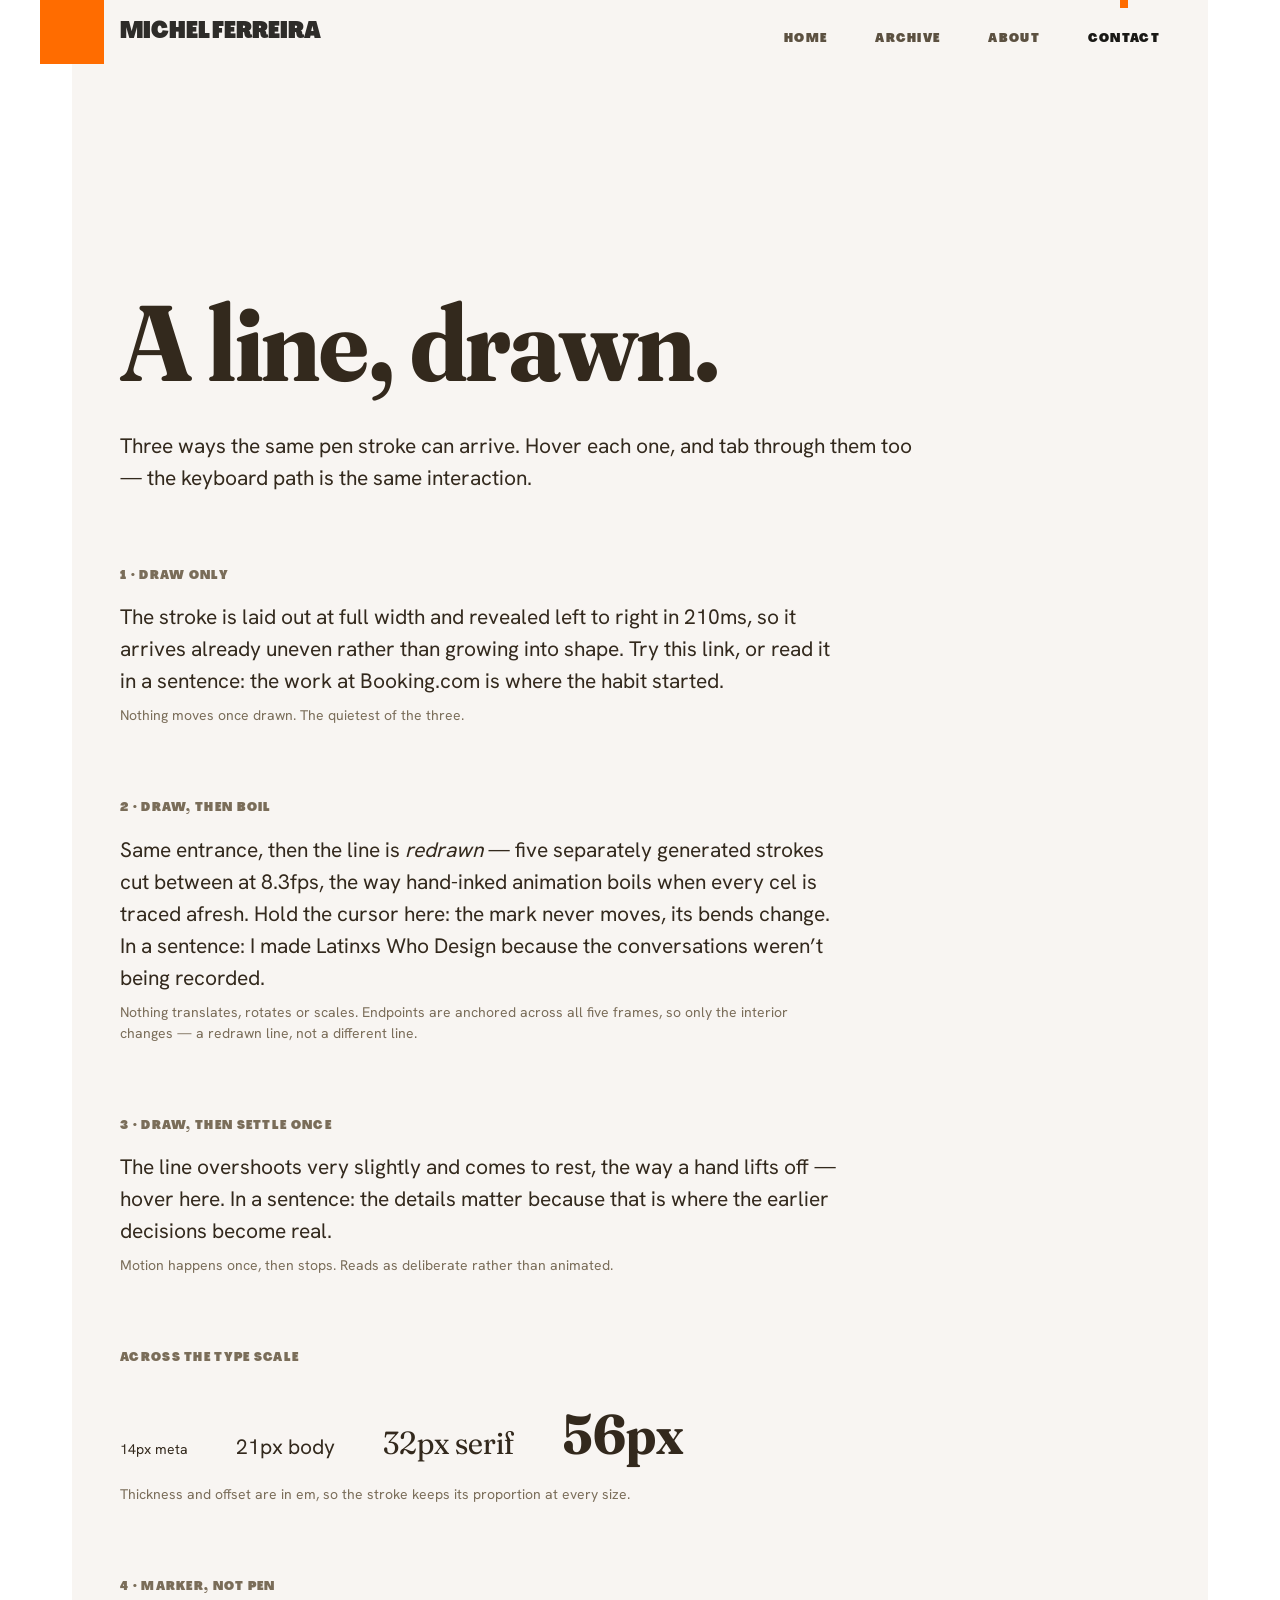
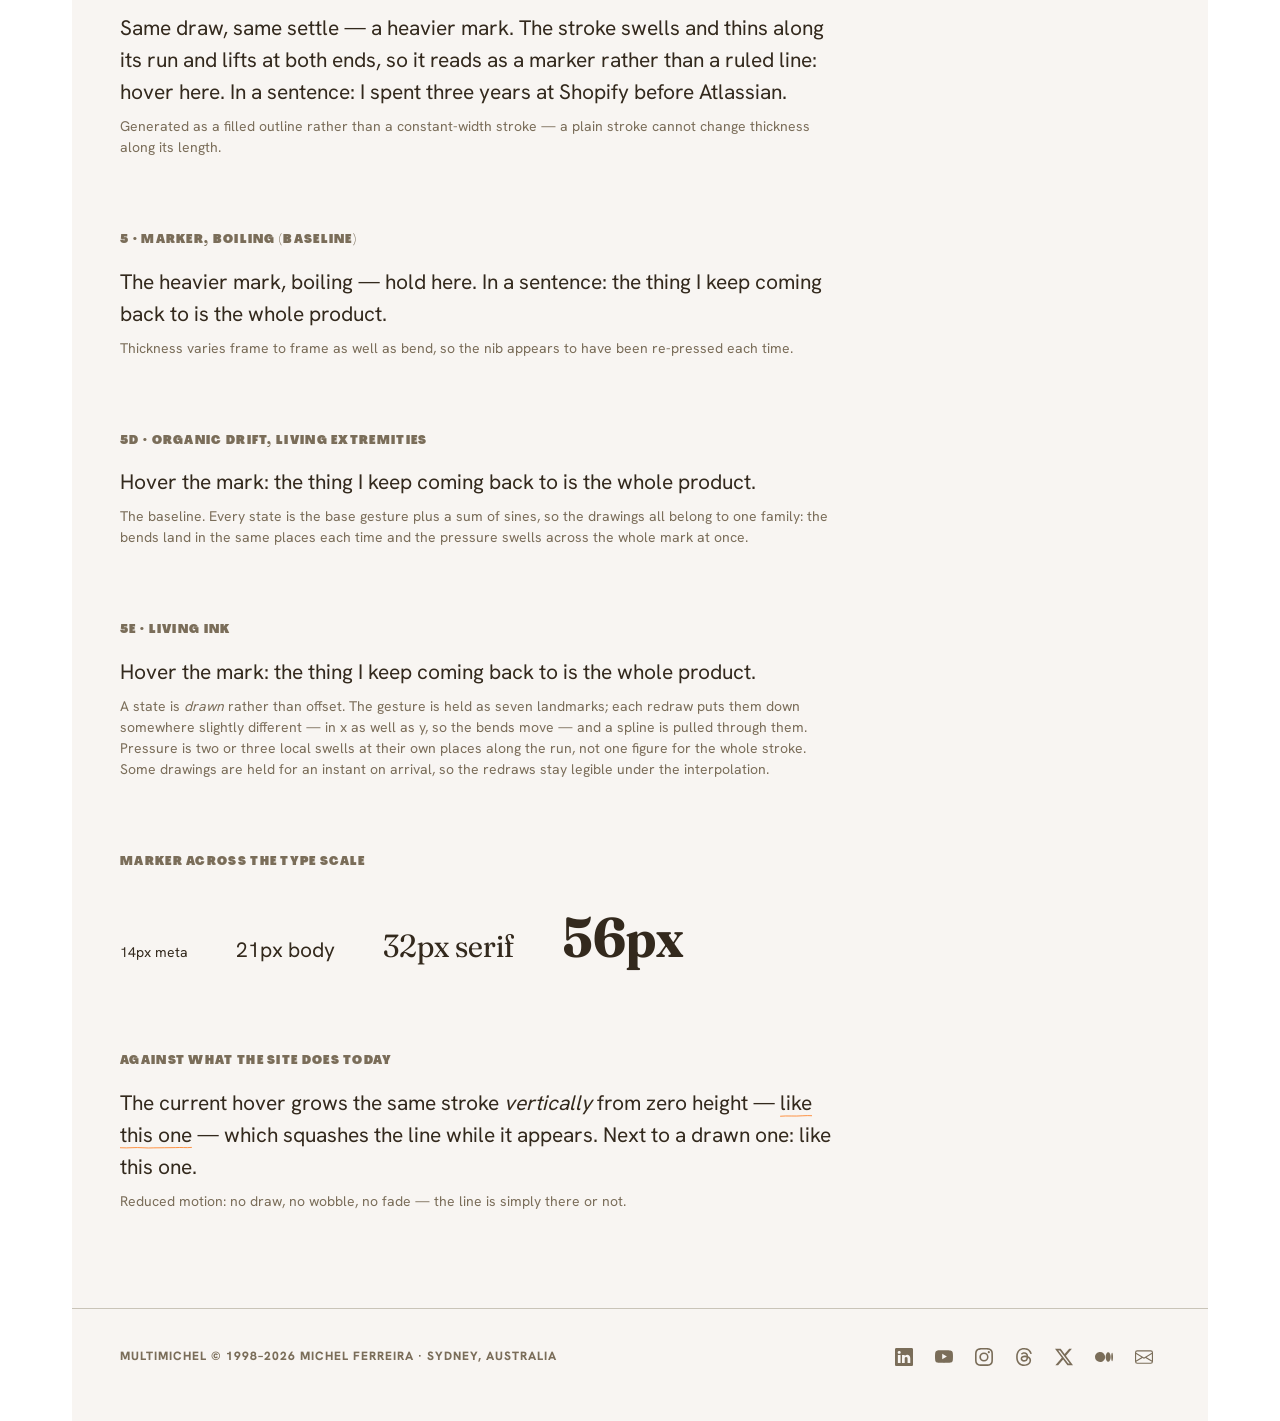
<file: lab-underline.html>
<!DOCTYPE html>
<html lang="en">
<head>
<meta charset="utf-8">
<meta name="viewport" content="width=device-width, initial-scale=1">
<title>Ink underline — test</title>
<meta name="description" content="Interaction test.">
<link rel="stylesheet" href="tokens.css?v=72">
<link rel="stylesheet" href="multimichel.css?v=72">
<meta name="robots" content="noindex">
<link rel="icon" href="/favicon.svg" type="image/svg+xml">
<link rel="apple-touch-icon" href="/apple-touch-icon.png">
<meta name="theme-color" content="#F8F5F2">
<style>
/* ── INK UNDERLINE ─────────────────────────────────────────────────────────
   A pen line drawn under the words on hover, then left very slightly alive.

   Deliberately NOT a border, a scale transform, or a background-size grow:
   both of those stretch or squash the stroke while it appears, which reads as
   mechanical. Here the stroke is laid out at its FINAL width and revealed
   left to right with clip-path, so every wobble in the line arrives already
   drawn — the same geometry a real pen leaves behind.

   Applied by class, never to every link: this is for a chosen inline link or
   an emphasised phrase. --pen-thickness and the SVG are the ones the site
   already uses, so the mark is the same hand as the section markers. */
/* a.ink, not .ink: inside .prose these links ALREADY carry the site's standing
   pen underline (0,1,1 specificity), so the class has to match that weight to
   turn it off. This mark replaces that one — it never sits on top of it. */
a.ink{
  position:relative;
  color:inherit;
  text-decoration:none;
  background-image:none;
  padding:0 .06em;
  margin:0 -.06em;
  transition:none;
}
a.ink::after{
  content:"";
  position:absolute;
  left:0; right:0;
  bottom:-.16em;                       /* clear of the baseline, not touching it */
  height:var(--pen-thickness);
  background:url("img/pen-underline.svg") no-repeat;
  background-size:100% 100%;
  clip-path:inset(0 100% 0 0);         /* undrawn: clipped away from the right */
  opacity:0;
  transition:opacity 140ms ease;       /* governs the exit only */
  pointer-events:none;
  will-change:clip-path,transform;
}
.ink:hover::after,
.ink:focus-visible::after{
  opacity:1;
  transition:none;                     /* the entrance is the animation, not a fade */
  animation:ink-draw 210ms cubic-bezier(.22,.61,.36,1) forwards;
}
/* The nib accelerates away and eases off at the end, like a hand finishing a
   stroke — not a linear sweep. */
@keyframes ink-draw{
  from{clip-path:inset(0 100% 0 0)}
  to  {clip-path:inset(0 0 0 0)}
}

/* Sub-pixel on purpose. Big enough to register as alive, too small to read as
   movement — if you can see it move, it is too much. */

/* ── variant: settle once, then rest ────────────────────────────────────── */
.ink-settle:hover::after,
.ink-settle:focus-visible::after{
  animation:ink-draw 210ms cubic-bezier(.22,.61,.36,1) forwards,
            ink-settle 420ms 210ms cubic-bezier(.33,1.2,.5,1) 1;
}
@keyframes ink-settle{
  0%  {transform:translate3d(0,-.4px,0) rotate(.11deg)}
  55% {transform:translate3d(0,.2px,0)  rotate(-.05deg)}
  100%{transform:none}
}

/* Nothing here moves for anyone who asked for less motion: the line is simply
   present or absent, with no draw, no wobble and no fade. */
@media (prefers-reduced-motion: reduce){
  /* a.ink, matching the specificity of the rule that sets the clip — .ink alone
     loses to it and the stroke stays clipped away, i.e. invisible. */
  a.ink::after{clip-path:none;transition:none}
  a.ink:hover::after,a.ink:focus-visible::after{animation:none}
}



/* ── variant: line boil ────────────────────────────────────────────────────
   NOT the mark moving. The mark stays exactly where it is — same position,
   same anchored endpoints — and its GEOMETRY is redrawn: five separately
   generated strokes, each with different bends, cut between with step-end at
   8.3fps. That is a boil, the thing hand-inked animation does when every cel
   is traced afresh. Nothing here translates, rotates, scales or eases; if it
   did, it would read as an object drifting rather than a line being redrawn.

   The five frames share their start and end points (the centreline is windowed
   to zero at both ends) so only the interior changes — a redrawn line, not a
   different line. Cycle order is the one whose consecutive frames differ most,
   so every cut registers. */
a.ink-boil:hover::after,
a.ink-boil:focus-visible::after{
  animation:ink-draw 210ms cubic-bezier(.22,.61,.36,1) forwards,
            boil-pen .6s 210ms step-end infinite;
}
@keyframes boil-pen{
  0%{background-image:url("img/boil-pen-1.svg")}
  20%{background-image:url("img/boil-pen-2.svg")}
  40%{background-image:url("img/boil-pen-5.svg")}
  60%{background-image:url("img/boil-pen-3.svg")}
  80%{background-image:url("img/boil-pen-4.svg")}
  100%{background-image:url("img/boil-pen-1.svg")}
}
a.ink-boil.ink-marker:hover::after,
a.ink-boil.ink-marker:focus-visible::after{
  animation:ink-draw 210ms cubic-bezier(.22,.61,.36,1) forwards,
            boil-marker 1s 210ms step-end infinite;
}
@keyframes boil-marker{
  0%{background-image:url("img/boil-marker-1.svg")}
  20%{background-image:url("img/boil-marker-2.svg")}
  40%{background-image:url("img/boil-marker-5.svg")}
  60%{background-image:url("img/boil-marker-3.svg")}
  80%{background-image:url("img/boil-marker-4.svg")}
  100%{background-image:url("img/boil-marker-1.svg")}
}
/* One completed stroke, held still. The animation has to be cancelled here as
   well as the image pinned: these boil rules sit after the shared
   reduced-motion block at equal specificity, so without naming them again the
   boil would keep running for exactly the people who asked for no motion. */
@media (prefers-reduced-motion:reduce){
  a.ink-boil:hover::after, a.ink-boil:focus-visible::after,
  a.ink-boil.ink-marker:hover::after, a.ink-boil.ink-marker:focus-visible::after{animation:none}
  a.ink-boil::after{background-image:url("img/boil-pen-1.svg")}
  a.ink-boil.ink-marker::after{background-image:url("img/boil-marker-1.svg")}
}

/* ── variant: marker, not pen ───────────────────────────────────────────────
   The reference is a marker stroke: heavier, wetter, visibly wavier, with the
   line swelling and thinning along its run. Same draw and same settle — only
   the mark changes. Thickness steps up because a marker IS thicker; at pen
   weight the waviness reads as a wobbly hairline rather than a confident
   stroke. */
a.ink-marker::after{
  background-image:url("img/marker-underline.svg");
  height:var(--marker-thickness);
  bottom:-.20em;
}




/* ── SMOOTH MORPH ──────────────────────────────────────────────────────────
   Not background-image swapping. Each link carries its own inline <svg>, and
   the path's POINTS are interpolated every frame — so the contour, the
   pressure and the two ends all travel continuously between hand-drawn states
   instead of cutting between them.

   Every state has the same point count in the same order, so interpolation is
   just averaging numbers; there is no path-string morphing and no topology to
   mismatch. Progress through the loop is strictly linear, so there is no
   easing pause as each drawing is reached — the line never settles. */
a.ink-morph{position:relative;color:inherit;text-decoration:none;
  background-image:none;padding:0 .06em;margin:0 -.06em;transition:none;
  /* One <svg> cannot follow an inline that breaks across lines — it is a single
     box, and a wrapped inline is several. The background-image variants get
     wrapping for free; this one keeps the phrase together instead. Fine for an
     emphasis mark, and a real constraint to weigh against the other options. */
  white-space:nowrap}
a.ink-morph::after{display:none}          /* the SVG replaces the pseudo-element */
a.ink-morph .mo{
  position:absolute;left:0;right:0;bottom:-.2em;
  width:100%;height:var(--marker-thickness);display:block;overflow:visible;
  clip-path:inset(0 100% 0 0);opacity:0;transition:opacity 140ms ease;
  pointer-events:none;
}
a.ink-morph:hover .mo, a.ink-morph:focus-visible .mo{
  opacity:1;transition:none;
  animation:ink-draw 210ms cubic-bezier(.22,.61,.36,1) forwards;
}
a.ink-morph:focus-visible{outline:2px solid var(--ink);outline-offset:4px}
@media (prefers-reduced-motion:reduce){
  a.ink-morph .mo{clip-path:none;transition:none}
  a.ink-morph:hover .mo, a.ink-morph:focus-visible .mo{animation:none}
}

/* page furniture for the test only */
:root{--marker-thickness:0.5rem}
.lab{max-width:var(--measure)}
.lab h2{font-family:var(--font-label);font-variation-settings:normal;font-weight:900;
  font-size:var(--type-label-size);letter-spacing:var(--type-label-tracking);
  text-transform:uppercase;color:var(--muted);margin:var(--space-72) 0 var(--space-16)}
.lab .note{font-family:var(--font-grotesk);font-variation-settings:normal;
  font-size:var(--type-row-meta-size);line-height:1.5;color:var(--muted);margin-top:var(--space-8)}
.sizes{display:flex;flex-wrap:wrap;gap:var(--space-32) var(--space-48);align-items:baseline;margin-top:var(--space-24-m)}
.sizes .s1{font-size:14px}.sizes .s2{font-size:21px}
.sizes .s3{font-family:var(--font-serif);font-variation-settings:var(--serif-row);font-size:32px}
.sizes .s4{font-family:var(--font-serif);font-variation-settings:var(--serif-display);
  font-weight:var(--serif-display-weight);font-size:56px}
</style>
</head>
<body>
<a class="skiplink" href="#main">Skip to content</a>

<header class="site">
  <div class="brand">
    <button class="brand-menu" type="button" aria-expanded="false" aria-controls="mobile-nav" aria-label="Open menu"><span class="menu-icon"><span></span><span></span></span></button>
    <a class="brand-link" href="/">MICHEL FERREIRA</a>
  </div>
  <nav class="main">
    <a href="/">HOME</a>
    <a href="/archive">ARCHIVE</a>
    <a href="/about">ABOUT</a>
    <a href="/contact" aria-current="page">CONTACT</a>
  </nav>
  <nav class="mobile-nav" id="mobile-nav" aria-label="Site">
    <a href="/">HOME</a>
    <a href="/archive">ARCHIVE</a>
    <a href="/about">ABOUT</a>
    <a href="/contact" aria-current="page">CONTACT</a>
  </nav>
</header>

<main id="main">
<div class="wrap">
  <section class="hero">
    <h1 class="display">A line, drawn.</h1>
    <div class="lede">
      <p>Three ways the same pen stroke can arrive. Hover each one, and tab through them
      too &mdash; the keyboard path is the same interaction.</p>
    </div>
  </section>

  <div class="lab">
    <h2>1 &middot; Draw only</h2>
    <p class="prose">The stroke is laid out at full width and revealed left to right in
    210ms, so it arrives already uneven rather than growing into shape. Try
    <a class="ink" href="#1">this link</a>, or read it in a sentence: the work at
    <a class="ink" href="#1">Booking.com</a> is where the habit started.</p>
    <p class="note">Nothing moves once drawn. The quietest of the three.</p>

    <h2>2 &middot; Draw, then boil</h2>
    <p class="prose">Same entrance, then the line is <em>redrawn</em> &mdash; five separately
    generated strokes cut between at 8.3fps, the way hand-inked animation boils when every
    cel is traced afresh. <a class="ink ink-boil" href="#2">Hold the cursor here</a>: the
    mark never moves, its bends change. In a sentence: I made
    <a class="ink ink-boil" href="#2">Latinxs Who Design</a> because the conversations
    weren&rsquo;t being recorded.</p>
    <p class="note">Nothing translates, rotates or scales. Endpoints are anchored across all five
    frames, so only the interior changes &mdash; a redrawn line, not a different line.</p>

    <h2>3 &middot; Draw, then settle once</h2>
    <p class="prose">The line overshoots very slightly and comes to rest, the way a hand
    lifts off &mdash; <a class="ink ink-settle" href="#3">hover here</a>. In a sentence: the
    details matter because that is where
    <a class="ink ink-settle" href="#3">the earlier decisions</a> become real.</p>
    <p class="note">Motion happens once, then stops. Reads as deliberate rather than animated.</p>

    <h2>Across the type scale</h2>
    <div class="sizes">
      <a class="ink ink-settle s1" href="#s">14px meta</a>
      <a class="ink ink-settle s2" href="#s">21px body</a>
      <a class="ink ink-settle s3" href="#s">32px serif</a>
      <a class="ink ink-settle s4" href="#s">56px</a>
    </div>
    <p class="note">Thickness and offset are in em, so the stroke keeps its proportion at every size.</p>


    <h2>4 &middot; Marker, not pen</h2>
    <p class="prose">Same draw, same settle &mdash; a heavier mark. The stroke swells and
    thins along its run and lifts at both ends, so it reads as a marker rather than a
    ruled line: <a class="ink ink-marker ink-settle" href="#4">hover here</a>. In a
    sentence: I spent three years at
    <a class="ink ink-marker ink-settle" href="#4">Shopify</a> before Atlassian.</p>
    <p class="note">Generated as a filled outline rather than a constant-width stroke &mdash; a
    plain stroke cannot change thickness along its length.</p>

    <h2>5 &middot; Marker, boiling <span style="color:var(--muted)">(baseline)</span></h2>
    <p class="prose">The heavier mark, boiling &mdash;
    <a class="ink ink-marker ink-boil" href="#5">hold here</a>. In a sentence: the thing I
    keep coming back to is
    <a class="ink ink-marker ink-boil" href="#5">the whole product</a>.</p>
    <p class="note">Thickness varies frame to frame as well as bend, so the nib appears to have
    been re-pressed each time.</p>




    <h2>5D &middot; Organic drift, living extremities</h2>
    <p class="prose">Hover the mark: the thing I keep coming back to is
    <a class="ink-morph" data-morph="m3" data-mode="drift-live" href="#5d">the whole product</a>.</p>
    <p class="note">The baseline. Every state is the base gesture plus a sum of sines, so the drawings all belong to one family: the bends land in the same places each time and the pressure swells across the whole mark at once.</p>

    <h2>5E &middot; Living ink</h2>
    <p class="prose">Hover the mark: the thing I keep coming back to is
    <a class="ink-morph" data-morph="m3" data-mode="ink" href="#5e">the whole product</a>.</p>
    <p class="note">A state is <em>drawn</em> rather than offset. The gesture is held as seven landmarks; each redraw puts them down somewhere slightly different &mdash; in x as well as y, so the bends move &mdash; and a spline is pulled through them. Pressure is two or three local swells at their own places along the run, not one figure for the whole stroke. Some drawings are held for an instant on arrival, so the redraws stay legible under the interpolation.</p>

    <h2>Marker across the type scale</h2>
    <div class="sizes">
      <a class="ink ink-marker ink-settle s1" href="#m">14px meta</a>
      <a class="ink ink-marker ink-settle s2" href="#m">21px body</a>
      <a class="ink ink-marker ink-settle s3" href="#m">32px serif</a>
      <a class="ink ink-marker ink-settle s4" href="#m">56px</a>
    </div>

    <h2>Against what the site does today</h2>
    <p class="prose">The current hover grows the same stroke <i>vertically</i> from zero
    height &mdash; <a class="more" href="#now">like this one</a> &mdash; which squashes the
    line while it appears. Next to a drawn one:
    <a class="ink ink-settle" href="#now">like this one</a>.</p>
    <p class="note">Reduced motion: no draw, no wobble, no fade &mdash; the line is simply there or not.</p>
  </div>
</div>
</main>

<footer class="site">
  <p class="fineprint">MULTIMICHEL © 1998–2026 MICHEL FERREIRA · SYDNEY, AUSTRALIA</p>
  <nav class="social" aria-label="Elsewhere">
    <a class="social-icon" href="https://www.linkedin.com/in/michelpferreira/" target="_blank" rel="noopener noreferrer" aria-label="LinkedIn" title="LinkedIn"><svg viewBox="0 0 16 16" width="18" height="18" fill="currentColor" aria-hidden="true" focusable="false"><path d="M0 1.146C0 .513.526 0 1.175 0h13.65C15.474 0 16 .513 16 1.146v13.708c0 .633-.526 1.146-1.175 1.146H1.175C.526 16 0 15.487 0 14.854zm4.943 12.248V6.169H2.542v7.225zm-1.2-8.212c.837 0 1.358-.554 1.358-1.248-.015-.709-.52-1.248-1.342-1.248S2.4 3.226 2.4 3.934c0 .694.521 1.248 1.327 1.248zm4.908 8.212V9.359c0-.216.016-.432.08-.586.173-.431.568-.878 1.232-.878.869 0 1.216.662 1.216 1.634v3.865h2.401V9.25c0-2.22-1.184-3.252-2.764-3.252-1.274 0-1.845.7-2.165 1.193v.025h-.016l.016-.025V6.169h-2.4c.03.678 0 7.225 0 7.225z"/></svg></a>
    <a class="social-icon" href="https://www.youtube.com/@multimichel" target="_blank" rel="noopener noreferrer" aria-label="YouTube" title="YouTube"><svg viewBox="0 0 16 16" width="18" height="18" fill="currentColor" aria-hidden="true" focusable="false"><path d="M8.051 1.999h.089c.822.003 4.987.033 6.11.335a2.01 2.01 0 0 1 1.415 1.42c.101.38.172.883.22 1.402l.01.104.022.26.008.104c.065.914.073 1.77.074 1.957v.075c-.001.194-.01 1.108-.082 2.06l-.008.105-.009.104c-.05.572-.124 1.14-.235 1.558a2.01 2.01 0 0 1-1.415 1.42c-1.16.312-5.569.334-6.18.335h-.142c-.309 0-1.587-.006-2.927-.052l-.17-.006-.087-.004-.171-.007-.171-.007c-1.11-.049-2.167-.128-2.654-.26a2.01 2.01 0 0 1-1.415-1.419c-.111-.417-.185-.986-.235-1.558L.09 9.82l-.008-.104A31 31 0 0 1 0 7.68v-.123c.002-.215.01-.958.064-1.778l.007-.103.003-.052.008-.104.022-.26.01-.104c.048-.519.119-1.023.22-1.402a2.01 2.01 0 0 1 1.415-1.42c.487-.13 1.544-.21 2.654-.26l.17-.007.172-.006.086-.003.171-.007A100 100 0 0 1 7.858 2zM6.4 5.209v4.818l4.157-2.408z"/></svg></a>
    <a class="social-icon" href="https://instagram.com/multimichel" target="_blank" rel="noopener noreferrer" aria-label="Instagram" title="Instagram"><svg viewBox="0 0 16 16" width="18" height="18" fill="currentColor" aria-hidden="true" focusable="false"><path d="M8 0C5.829 0 5.556.01 4.703.048 3.85.088 3.269.222 2.76.42a3.9 3.9 0 0 0-1.417.923A3.9 3.9 0 0 0 .42 2.76C.222 3.268.087 3.85.048 4.7.01 5.555 0 5.827 0 8.001c0 2.172.01 2.444.048 3.297.04.852.174 1.433.372 1.942.205.526.478.972.923 1.417.444.445.89.719 1.416.923.51.198 1.09.333 1.942.372C5.555 15.99 5.827 16 8 16s2.444-.01 3.298-.048c.851-.04 1.434-.174 1.943-.372a3.9 3.9 0 0 0 1.416-.923c.445-.445.718-.891.923-1.417.197-.509.332-1.09.372-1.942C15.99 10.445 16 10.173 16 8s-.01-2.445-.048-3.299c-.04-.851-.175-1.433-.372-1.941a3.9 3.9 0 0 0-.923-1.417A3.9 3.9 0 0 0 13.24.42c-.51-.198-1.092-.333-1.943-.372C10.443.01 10.172 0 7.998 0zm-.717 1.442h.718c2.136 0 2.389.007 3.232.046.78.035 1.204.166 1.486.275.373.145.64.319.92.599s.453.546.598.92c.11.281.24.705.275 1.485.039.843.047 1.096.047 3.231s-.008 2.389-.047 3.232c-.035.78-.166 1.203-.275 1.485a2.5 2.5 0 0 1-.599.919c-.28.28-.546.453-.92.598-.28.11-.704.24-1.485.276-.843.038-1.096.047-3.232.047s-2.39-.009-3.233-.047c-.78-.036-1.203-.166-1.485-.276a2.5 2.5 0 0 1-.92-.598 2.5 2.5 0 0 1-.6-.92c-.109-.281-.24-.705-.275-1.485-.038-.843-.046-1.096-.046-3.233s.008-2.388.046-3.231c.036-.78.166-1.204.276-1.486.145-.373.319-.64.599-.92s.546-.453.92-.598c.282-.11.705-.24 1.485-.276.738-.034 1.024-.044 2.515-.045zm4.988 1.328a.96.96 0 1 0 0 1.92.96.96 0 0 0 0-1.92m-4.27 1.122a4.109 4.109 0 1 0 0 8.217 4.109 4.109 0 0 0 0-8.217m0 1.441a2.667 2.667 0 1 1 0 5.334 2.667 2.667 0 0 1 0-5.334"/></svg></a>
    <a class="social-icon" href="https://www.threads.com/@multimichel" target="_blank" rel="noopener noreferrer" aria-label="Threads" title="Threads"><svg viewBox="0 0 16 16" width="18" height="18" fill="currentColor" aria-hidden="true" focusable="false"><path d="M6.321 6.016c-.27-.18-1.166-.802-1.166-.802.756-1.081 1.753-1.502 3.132-1.502.975 0 1.803.327 2.394.948s.928 1.509 1.005 2.644q.492.207.905.484c1.109.745 1.719 1.86 1.719 3.137 0 2.716-2.226 5.075-6.256 5.075C4.594 16 1 13.987 1 7.994 1 2.034 4.482 0 8.044 0 9.69 0 13.55.243 15 5.036l-1.36.353C12.516 1.974 10.163 1.43 8.006 1.43c-3.565 0-5.582 2.171-5.582 6.79 0 4.143 2.254 6.343 5.63 6.343 2.777 0 4.847-1.443 4.847-3.556 0-1.438-1.208-2.127-1.27-2.127-.236 1.234-.868 3.31-3.644 3.31-1.618 0-3.013-1.118-3.013-2.582 0-2.09 1.984-2.847 3.55-2.847.586 0 1.294.04 1.663.114 0-.637-.54-1.728-1.9-1.728-1.25 0-1.566.405-1.967.868ZM8.716 8.19c-2.04 0-2.304.87-2.304 1.416 0 .878 1.043 1.168 1.6 1.168 1.02 0 2.067-.282 2.232-2.423a6.2 6.2 0 0 0-1.528-.161"/></svg></a>
    <a class="social-icon" href="https://x.com/multimichel" target="_blank" rel="noopener noreferrer" aria-label="X" title="X"><svg viewBox="0 0 16 16" width="18" height="18" fill="currentColor" aria-hidden="true" focusable="false"><path d="M12.6.75h2.454l-5.36 6.142L16 15.25h-4.937l-3.867-5.07-4.425 5.07H.316l5.733-6.57L0 .75h5.063l3.495 4.633L12.601.75Zm-.86 13.028h1.36L4.323 2.145H2.865z"/></svg></a>
    <a class="social-icon" href="https://multimichel.medium.com/" target="_blank" rel="noopener noreferrer" aria-label="Medium" title="Medium"><svg viewBox="0 0 16 16" width="18" height="18" fill="currentColor" aria-hidden="true" focusable="false"><path d="M9.025 8c0 2.485-2.02 4.5-4.513 4.5A4.506 4.506 0 0 1 0 8c0-2.486 2.02-4.5 4.512-4.5A4.506 4.506 0 0 1 9.025 8m4.95 0c0 2.34-1.01 4.236-2.256 4.236S9.463 10.339 9.463 8c0-2.34 1.01-4.236 2.256-4.236S13.975 5.661 13.975 8M16 8c0 2.096-.355 3.795-.794 3.795-.438 0-.793-1.7-.793-3.795 0-2.096.355-3.795.794-3.795.438 0 .793 1.699.793 3.795"/></svg></a>
    <a class="social-icon" href="/contact" aria-label="Email Michel" title="Email Michel"><svg viewBox="0 0 16 16" width="18" height="18" fill="currentColor" aria-hidden="true" focusable="false"><path d="M0 4a2 2 0 0 1 2-2h12a2 2 0 0 1 2 2v8a2 2 0 0 1-2 2H2a2 2 0 0 1-2-2zm2-1a1 1 0 0 0-1 1v.217l7 4.2 7-4.2V4a1 1 0 0 0-1-1zm13 2.383-4.708 2.825L15 11.105zm-.034 6.876-5.64-3.471L8 9.583l-1.326-.795-5.64 3.47A1 1 0 0 0 2 13h12a1 1 0 0 0 .966-.741M1 11.105l4.708-2.897L1 5.383z"/></svg></a>
  </nav>
</footer>

<script src="nav.js?v=72" defer></script>
<script id="morph-data" type="application/json">{"m3":[{"x":[1.37,8.25,15.13,22.01,28.89,35.77,42.65,49.53,56.41,63.29,70.17,77.05,83.93,90.81,97.69,104.57,111.45,118.33,125.21,132.09,138.97,145.85,152.73,159.61,166.49,173.37],"t":[6.7,6.64,6.14,5.64,5.41,5.15,4.53,4.01,3.82,3.8,3.89,4.49,5.81,7.29,8.15,8.24,7.95,7.42,6.54,5.47,4.77,4.68,5.04,5.55,6.12,6.89],"b":[9.43,10.49,11.13,11.75,12.05,11.69,10.9,10.13,9.65,9.3,9.04,9.3,10.3,11.53,12.18,12.15,11.82,11.34,10.59,9.74,9.31,9.54,9.83,9.78,9.66,9.62]},{"x":[2.03,8.87,15.7,22.54,29.38,36.21,43.05,49.88,56.72,63.55,70.39,77.22,84.06,90.89,97.73,104.56,111.4,118.23,125.07,131.9,138.74,145.57,152.41,159.24,166.08,172.91],"t":[6.52,6.35,5.92,5.24,4.6,4.19,3.92,3.82,3.97,4.41,5.06,5.65,5.86,5.6,5.09,4.71,4.6,4.64,4.52,4.18,3.72,3.26,3.1,3.27,3.66,4.7],"b":[9.6,10.03,10.1,9.85,9.29,8.66,8.23,8.07,8.23,8.76,9.58,10.4,10.89,10.94,10.76,10.7,10.88,11.16,11.23,11.0,10.57,10.06,9.32,8.41,7.75,7.79]},{"x":[1.09,8.0,14.9,21.81,28.72,35.63,42.53,49.44,56.35,63.26,70.16,77.07,83.98,90.89,97.79,104.7,111.61,118.52,125.42,132.33,139.24,146.15,153.05,159.96,166.87,173.78],"t":[6.32,5.47,5.14,4.92,4.73,4.51,4.34,4.43,4.78,5.18,5.46,5.61,5.66,5.5,4.91,3.87,2.73,1.94,1.75,2.05,2.54,3.0,3.56,4.24,4.84,5.18],"b":[8.69,8.37,8.58,8.93,9.09,8.99,9.0,9.33,9.96,10.66,11.24,11.68,11.99,12.04,11.59,10.62,9.48,8.61,8.27,8.36,8.59,8.75,8.63,8.31,8.01,7.55]}]}</script>
<script>
(function(){
  var SETS = JSON.parse(document.getElementById("morph-data").textContent);
  var NS = "http://www.w3.org/2000/svg", TAU = Math.PI * 2;
  var still = matchMedia("(prefers-reduced-motion: reduce)").matches;
  function rnd(lo, hi){ return lo + Math.random() * (hi - lo); }

  // Catmull-Rom through the sample points, as cubics. 26 straight segments
  // would facet visibly at marker weight.
  function curve(pts, skipMove){
    var d = skipMove ? "" : "M" + pts[0][0].toFixed(2) + " " + pts[0][1].toFixed(2);
    for (var i = 0; i < pts.length - 1; i++){
      var p0 = i > 0 ? pts[i-1] : pts[i], p1 = pts[i], p2 = pts[i+1];
      var p3 = i + 2 < pts.length ? pts[i+2] : p2;
      d += "C" + (p1[0]+(p2[0]-p0[0])/6).toFixed(2) + " " + (p1[1]+(p2[1]-p0[1])/6).toFixed(2)
         + " " + (p2[0]-(p3[0]-p1[0])/6).toFixed(2) + " " + (p2[1]-(p3[1]-p1[1])/6).toFixed(2)
         + " " + p2[0].toFixed(2) + " " + p2[1].toFixed(2);
    }
    return d;
  }
  function outline(x, top, bot){
    var n = x.length, T = [], B = [], i;
    for (i = 0; i < n; i++){ T.push([x[i], top[i]]); B.push([x[i], bot[i]]); }
    var rR = (bot[n-1] - top[n-1]) / 2, rL = (bot[0] - top[0]) / 2;
    return curve(T)
      + "A" + rR.toFixed(2) + " " + rR.toFixed(2) + " 0 0 1 " + x[n-1].toFixed(2) + " " + bot[n-1].toFixed(2)
      + curve(B.slice().reverse(), true)
      + "A" + rL.toFixed(2) + " " + rL.toFixed(2) + " 0 0 1 " + x[0].toFixed(2) + " " + top[0].toFixed(2)
      + "Z";
  }
  function mix(a, b, k){ var o = new Array(a.length);
    for (var i = 0; i < a.length; i++) o[i] = a[i] + (b[i] - a[i]) * k; return o; }
  function paint(path, s){ path.setAttribute("d", outline(s.x, s.t, s.b)); }

  // The average of the three drawn states — the underline every drift orbits.
  function meanShape(set){
    var n = set[0].x.length, x = [], t = [], b = [], i, k;
    for (i = 0; i < n; i++){
      var sx = 0, st = 0, sb = 0;
      for (k = 0; k < set.length; k++){ sx += set[k].x[i]; st += set[k].t[i]; sb += set[k].b[i]; }
      x.push(sx/set.length); t.push(st/set.length); b.push(sb/set.length);
    }
    return {x:x, t:t, b:b};
  }

  // A fresh drawing near the base. The deviation is a couple of low-frequency
  // sines READ ALONG THE PATH, so neighbouring points move together — the
  // whole point of not assigning a random value per point, which is what makes
  // jitter rather than a redraw.
  function driftTarget(base){
    var n = base.x.length;
    // Amplitudes trimmed 15% after measuring the rendered envelope: the first
    // pass drifted 2.07px vertically at the 98th percentile against a 1.8px
    // brief. Sines add, so the nominal figures always overshoot the total.
    var a1 = rnd(0.60, 1.36), f1 = rnd(0.7, 1.5), p1 = rnd(0, TAU);  // ±0.4-0.9px
    var a2 = rnd(0.17, 0.47), f2 = rnd(1.8, 3.0), p2 = rnd(0, TAU);
    var dx0 = rnd(-1.19, 1.19), dx1 = rnd(-1.19, 1.19);              // ±0.3-0.8px
    var dy0 = rnd(-1.02, 1.02), dy1 = rnd(-1.02, 1.02);
    var press = rnd(0.93, 1.07);                                     // ±7%
    var x = [], t = [], b = [];
    for (var i = 0; i < n; i++){
      var u = i / (n - 1), w = Math.sin(Math.PI * u);
      var dy = (a1*Math.sin(u*f1*TAU + p1) + a2*Math.sin(u*f2*TAU + p2)) * w
             + (dy0*(1-u) + dy1*u);
      var c  = (base.t[i] + base.b[i]) / 2 + dy;
      var hw = (base.b[i] - base.t[i]) / 2 * press;
      x.push(base.x[i] + (dx0*(1-u) + dx1*u)); t.push(c - hw); b.push(c + hw);
    }
    return {x:x, t:t, b:b};
  }

  // 5D. Same mechanism, four changes, all aimed at the two extremities.
  //
  //   1. The contour envelope runs 0.3 → 1 → 0.3 instead of 0 → 1 → 0. In 5C
  //      sin(pi*u) zeroes the wander exactly where the pen touches down, so the
  //      ends could only ever be carried bodily up and down by the dy term —
  //      measured at 93% of the middle's travel, but rigid: the same curve every
  //      time, just parked somewhere new. Now they curve too.
  //   2. Pressure is a FIELD read along the line, not one multiplier for the
  //      whole mark, so different stretches thicken and thin independently while
  //      staying smooth. Still two low-frequency sines — no per-point noise.
  //   3. Each terminal gets its own radius scale, ramped over the first and last
  //      15% of the run. outline() derives the cap arcs from the end half-widths,
  //      so the cap GEOMETRY redraws rather than one fixed cap being moved about.
  //   4. That ramp spans roughly the first and last three sample points, so those
  //      points move together instead of an endpoint sliding on its own.
  function driftTargetLive(base){
    var n = base.x.length;
    // Identical to 5C. Trimming these while ALSO raising the envelope floor
    // cancelled the change out — measured end tangent and end position both
    // came back slightly LOWER than 5C. The envelope floor is what does the
    // work here; the amplitudes must stay put for it to show.
    var a1 = rnd(0.60, 1.36), f1 = rnd(0.7, 1.5), p1 = rnd(0, TAU);
    var a2 = rnd(0.17, 0.47), f2 = rnd(1.8, 3.0), p2 = rnd(0, TAU);
    var dx0 = rnd(-1.19, 1.19), dx1 = rnd(-1.19, 1.19);
    var dy0 = rnd(-1.02, 1.02), dy1 = rnd(-1.02, 1.02);
    var q1 = rnd(-0.05, 0.05), qf1 = rnd(0.4, 1.1), qp1 = rnd(0, TAU);
    var q2 = rnd(-0.03, 0.03), qf2 = rnd(1.2, 2.0), qp2 = rnd(0, TAU);
    var capL = rnd(0.93, 1.08), capR = rnd(0.93, 1.08);
    var x = [], t = [], b = [];
    for (var i = 0; i < n; i++){
      var u = i / (n - 1);
      var w  = 0.30 + 0.70 * Math.sin(Math.PI * u);      // never reaches zero
      var dy = (a1*Math.sin(u*f1*TAU + p1) + a2*Math.sin(u*f2*TAU + p2)) * w
             + (dy0*(1-u) + dy1*u);
      var press = 1 + q1*Math.sin(u*qf1*TAU + qp1) + q2*Math.sin(u*qf2*TAU + qp2);
      var eL = Math.max(0, 1 - u / 0.15), eR = Math.max(0, 1 - (1 - u) / 0.15);
      var capf = 1 + (capL - 1) * eL + (capR - 1) * eR;
      var c  = (base.t[i] + base.b[i]) / 2 + dy;
      var hw = (base.b[i] - base.t[i]) / 2 * press * capf;
      x.push(base.x[i] + (dx0*(1-u) + dx1*u)); t.push(c - hw); b.push(c + hw);
    }
    return {x:x, t:t, b:b};
  }

  // ── 5E · LIVING INK ────────────────────────────────────────────────────
  // 5D built every state as base + a sum of global sines. That is why it can
  // read as procedural: each drawing belongs to the same mathematical family,
  // the bends always fall in the same places, and the pressure swells across
  // the whole mark at once. No amount of tuning fixes that — the deviation has
  // to stop being a formula.
  //
  // Here a state is DRAWN instead. The gesture is held as seven landmarks. To
  // redraw it, the hand puts each landmark down somewhere slightly different —
  // in x as well as y, so the BENDS LAND IN DIFFERENT PLACES — and a spline is
  // pulled through them. Correlation is structural: 26 points sampled from a
  // spline through 7 landmarks cannot jitter independently, so nearby points
  // move together without any smoothing pass.
  function splineAt(P, u){
    var n = P.length - 1, f = u * n, i = Math.min(n - 1, Math.floor(f)), t = f - i;
    var p0 = P[Math.max(0, i-1)], p1 = P[i], p2 = P[i+1], p3 = P[Math.min(n, i+2)];
    var t2 = t*t, t3 = t2*t;
    return {
      x: 0.5*((2*p1.x) + (-p0.x+p2.x)*t + (2*p0.x-5*p1.x+4*p2.x-p3.x)*t2 + (-p0.x+3*p1.x-3*p2.x+p3.x)*t3),
      y: 0.5*((2*p1.y) + (-p0.y+p2.y)*t + (2*p0.y-5*p1.y+4*p2.y-p3.y)*t2 + (-p0.y+3*p1.y-3*p2.y+p3.y)*t3)
    };
  }
  function sampleBase(base, u){                       // base gesture at any u
    var n = base.x.length, f = u * (n - 1), i = Math.min(n - 2, Math.floor(f)), t = f - i;
    var c0 = (base.t[i]+base.b[i])/2, c1 = (base.t[i+1]+base.b[i+1])/2;
    var h0 = (base.b[i]-base.t[i])/2, h1 = (base.b[i+1]-base.t[i+1])/2;
    return {x: base.x[i] + (base.x[i+1]-base.x[i])*t, y: c0 + (c1-c0)*t, hw: h0 + (h1-h0)*t};
  }

  function livingInk(base){
    var n = base.x.length, L = 7, marks = [], i;
    // Where the hand puts each landmark this time. y offsets are independent —
    // the spline is what correlates them — and x offsets move the bends.
    for (i = 0; i < L; i++){
      var u = i / (L - 1), p = sampleBase(base, u);
      var edge = (i === 0 || i === L - 1);
      marks.push({
        // Measured and corrected: the first pass sat at half 5D's amplitude,
        // which reads as dead rather than restrained, and its bends moved LESS
        // than 5D's because a spline through 7 landmarks pins them near the
        // landmark positions. Widening x is what actually moves the bends.
        x: p.x + (edge ? rnd(-1.1, 1.1) : rnd(-3.6, 3.6)),
        y: p.y + (edge ? rnd(-1.45, 1.45) : rnd(-1.40, 1.40))
      });
    }
    // Pressure as two or three LOCAL swells, not one figure for the whole mark:
    // a Gaussian each, at its own place along the run. One stretch comes out
    // heavier, another lighter, and the rest is left alone.
    var bumps = [], nb = 2 + (Math.random() < 0.5 ? 1 : 0);
    for (i = 0; i < nb; i++) bumps.push({c: rnd(0.05, 0.95), w: rnd(0.13, 0.26), a: rnd(-0.075, 0.075)});
    var capL = rnd(0.92, 1.09), capR = rnd(0.92, 1.09);

    var x = [], t = [], b = [];
    for (i = 0; i < n; i++){
      var uu = i / (n - 1);
      var q = splineAt(marks, uu);
      var press = 1;
      for (var k = 0; k < bumps.length; k++){
        var d = (uu - bumps[k].c) / bumps[k].w;
        press += bumps[k].a * Math.exp(-d * d);
      }
      var eL = Math.max(0, 1 - uu / 0.15), eR = Math.max(0, 1 - (1 - uu) / 0.15);
      var capf = 1 + (capL - 1) * eL + (capR - 1) * eR;
      var hw = sampleBase(base, uu).hw * press * capf;
      x.push(q.x); t.push(q.y - hw); b.push(q.y + hw);
    }
    return {x:x, t:t, b:b};
  }

  document.querySelectorAll("a.ink-morph").forEach(function(a){
    var set  = SETS[a.dataset.morph];
    var mode = a.dataset.mode || "fixed";

    var svg = document.createElementNS(NS, "svg");
    svg.setAttribute("class", "mo");
    svg.setAttribute("viewBox", "0 0 175 14");
    svg.setAttribute("preserveAspectRatio", "none");
    svg.setAttribute("aria-hidden", "true");
    var path = document.createElementNS(NS, "path");
    path.setAttribute("fill", "#FF6C00");
    svg.appendChild(path); a.appendChild(svg);

    paint(path, set[0]);
    if (still) return;                       // one drawing, held

    var raf = null;

    // ---- fixed / irregular: the same three drawings, round and round --------
    var segs, ends, total, t0;
    function fixedSegs(){
      var v = (a.dataset.segs || "").split(",").map(Number).filter(function(n){ return n > 0; });
      return v.length === set.length ? v : set.map(function(){ return 350; });
    }
    // 5B re-rolls its legs once per completed cycle. The drawings never change,
    // only how long the hand takes over each one — so the loop stops keeping
    // time with itself without any new geometry.
    function rollSegs(){ return set.map(function(){ return rnd(280, 430); }); }
    function setSegs(v){
      segs = v; ends = []; var acc = 0;
      for (var i = 0; i < segs.length; i++){ acc += segs[i]; ends.push(acc); }
      total = acc;
    }

    // ---- drift: a new drawing every 250-450ms, always interpolated to ------
    var base, from, to, legStart, legDur, dwell;
    function newLeg(now){
      from = to || meanShape(set);
      to = mode === "ink"        ? livingInk(base)
         : mode === "drift-live" ? driftTargetLive(base)
         :                         driftTarget(base);
      legStart = now; legDur = rnd(250, 450);
      // A hand does not move continuously between attempts — it arrives, and
      // sometimes sits there for an instant before going again. Holding some
      // of the drawings briefly is what keeps successive REDRAWS legible
      // underneath the interpolation, without hard-cutting between them.
      dwell = (mode === "ink" && Math.random() < 0.45) ? rnd(40, 110) : 0;
    }

    function step(ts){
      if (mode === "drift" || mode === "drift-live" || mode === "ink"){
        if (ts - legStart >= legDur + dwell) newLeg(legStart + legDur + dwell);  // no drift in the clock
        var k = Math.min(1, (ts - legStart) / legDur);            // linear inside the leg
        path.setAttribute("d", outline(mix(from.x,to.x,k), mix(from.t,to.t,k), mix(from.b,to.b,k)));
      } else {
        if (t0 === null) t0 = ts;
        var e = ts - t0;
        if (e >= total){                                          // a cycle completed
          t0 += total; e -= total;
          if (mode === "irregular") setSegs(rollSegs());
        }
        var i = 0; while (e >= ends[i]) i++;
        var kk = (e - (i ? ends[i-1] : 0)) / segs[i];
        var A = set[i], B = set[(i + 1) % set.length];
        path.setAttribute("d", outline(mix(A.x,B.x,kk), mix(A.t,B.t,kk), mix(A.b,B.b,kk)));
      }
      raf = requestAnimationFrame(step);
    }

    function start(){
      if (raf !== null) return;
      if (mode === "drift" || mode === "drift-live" || mode === "ink"){ base = meanShape(set); to = null; newLeg(performance.now()); }
      else { setSegs(mode === "irregular" ? rollSegs() : fixedSegs()); t0 = null; }
      raf = requestAnimationFrame(step);
    }
    function stop(){ if (raf !== null){ cancelAnimationFrame(raf); raf = null; paint(path, set[0]); } }
    a.addEventListener("pointerenter", start);
    a.addEventListener("pointerleave", stop);
    a.addEventListener("focus", start);
    a.addEventListener("blur", stop);
  });
})();
</script>

</body>
</html>
</file>
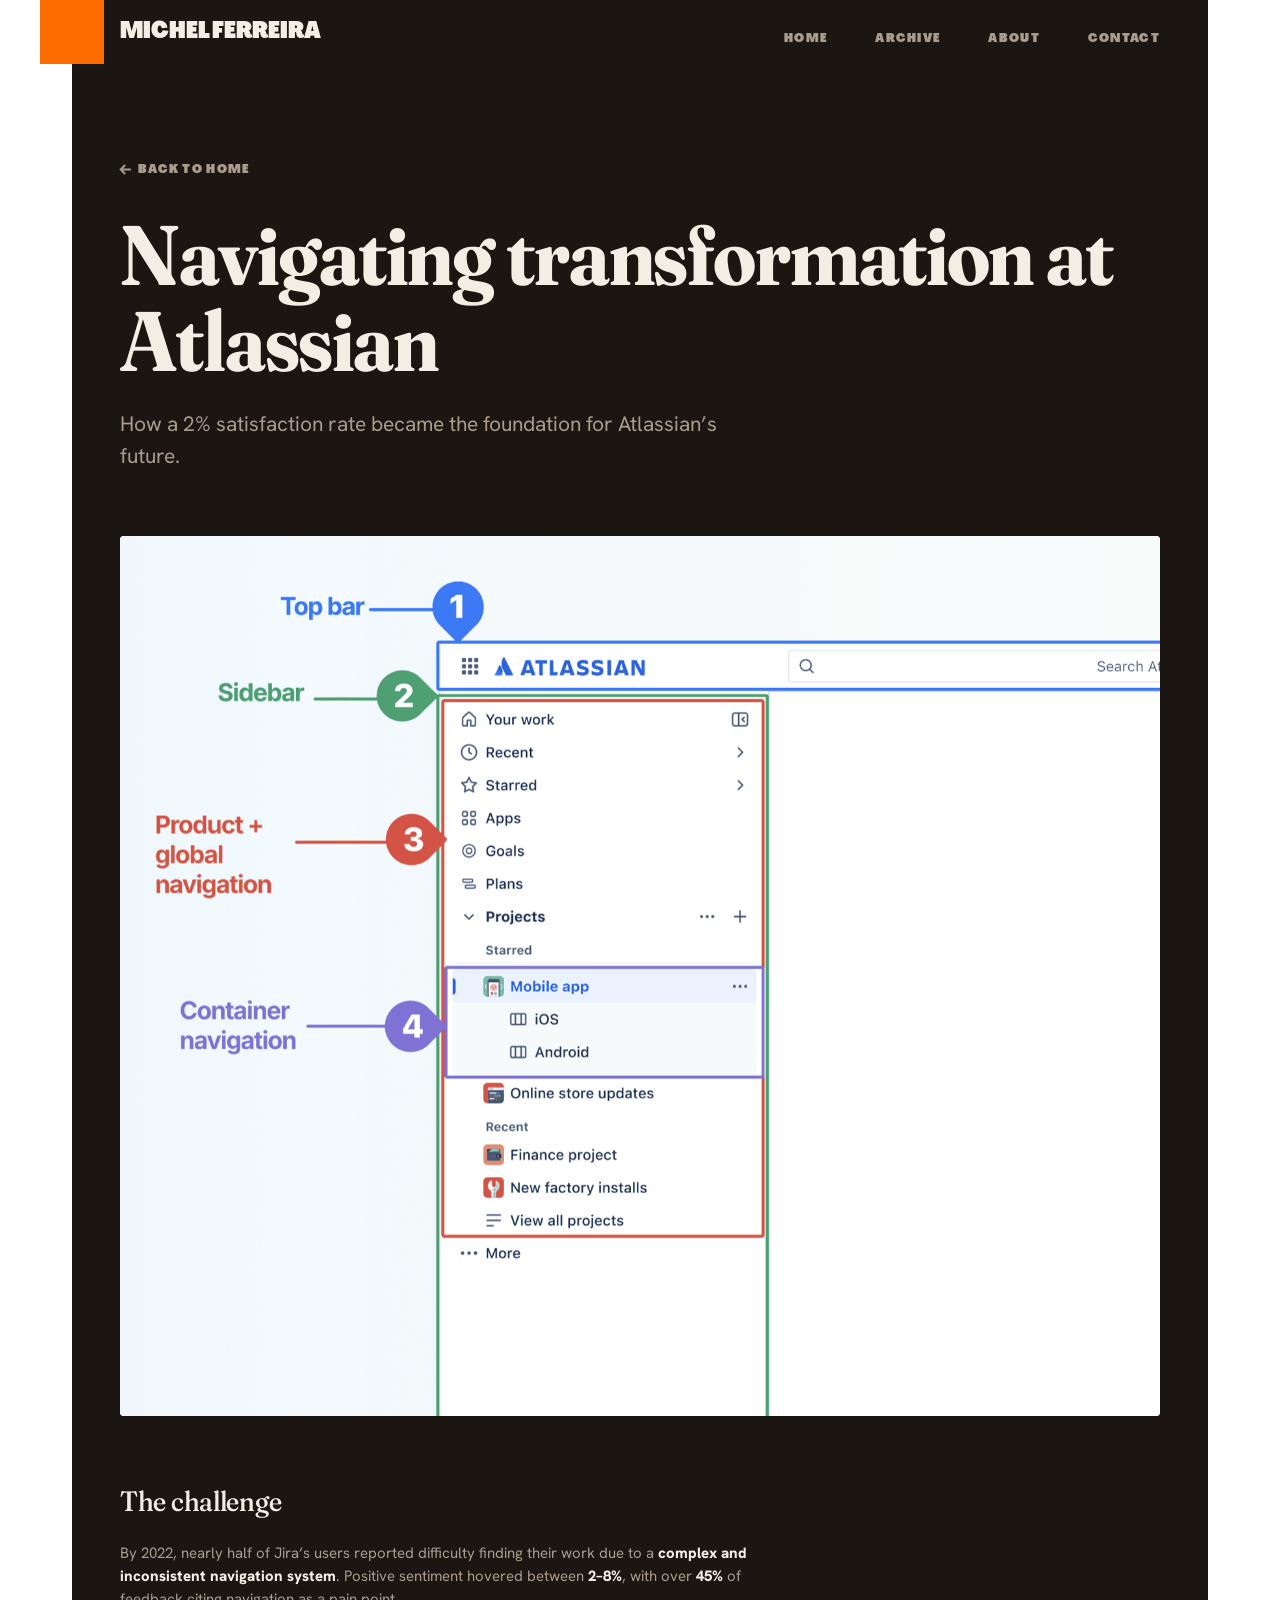
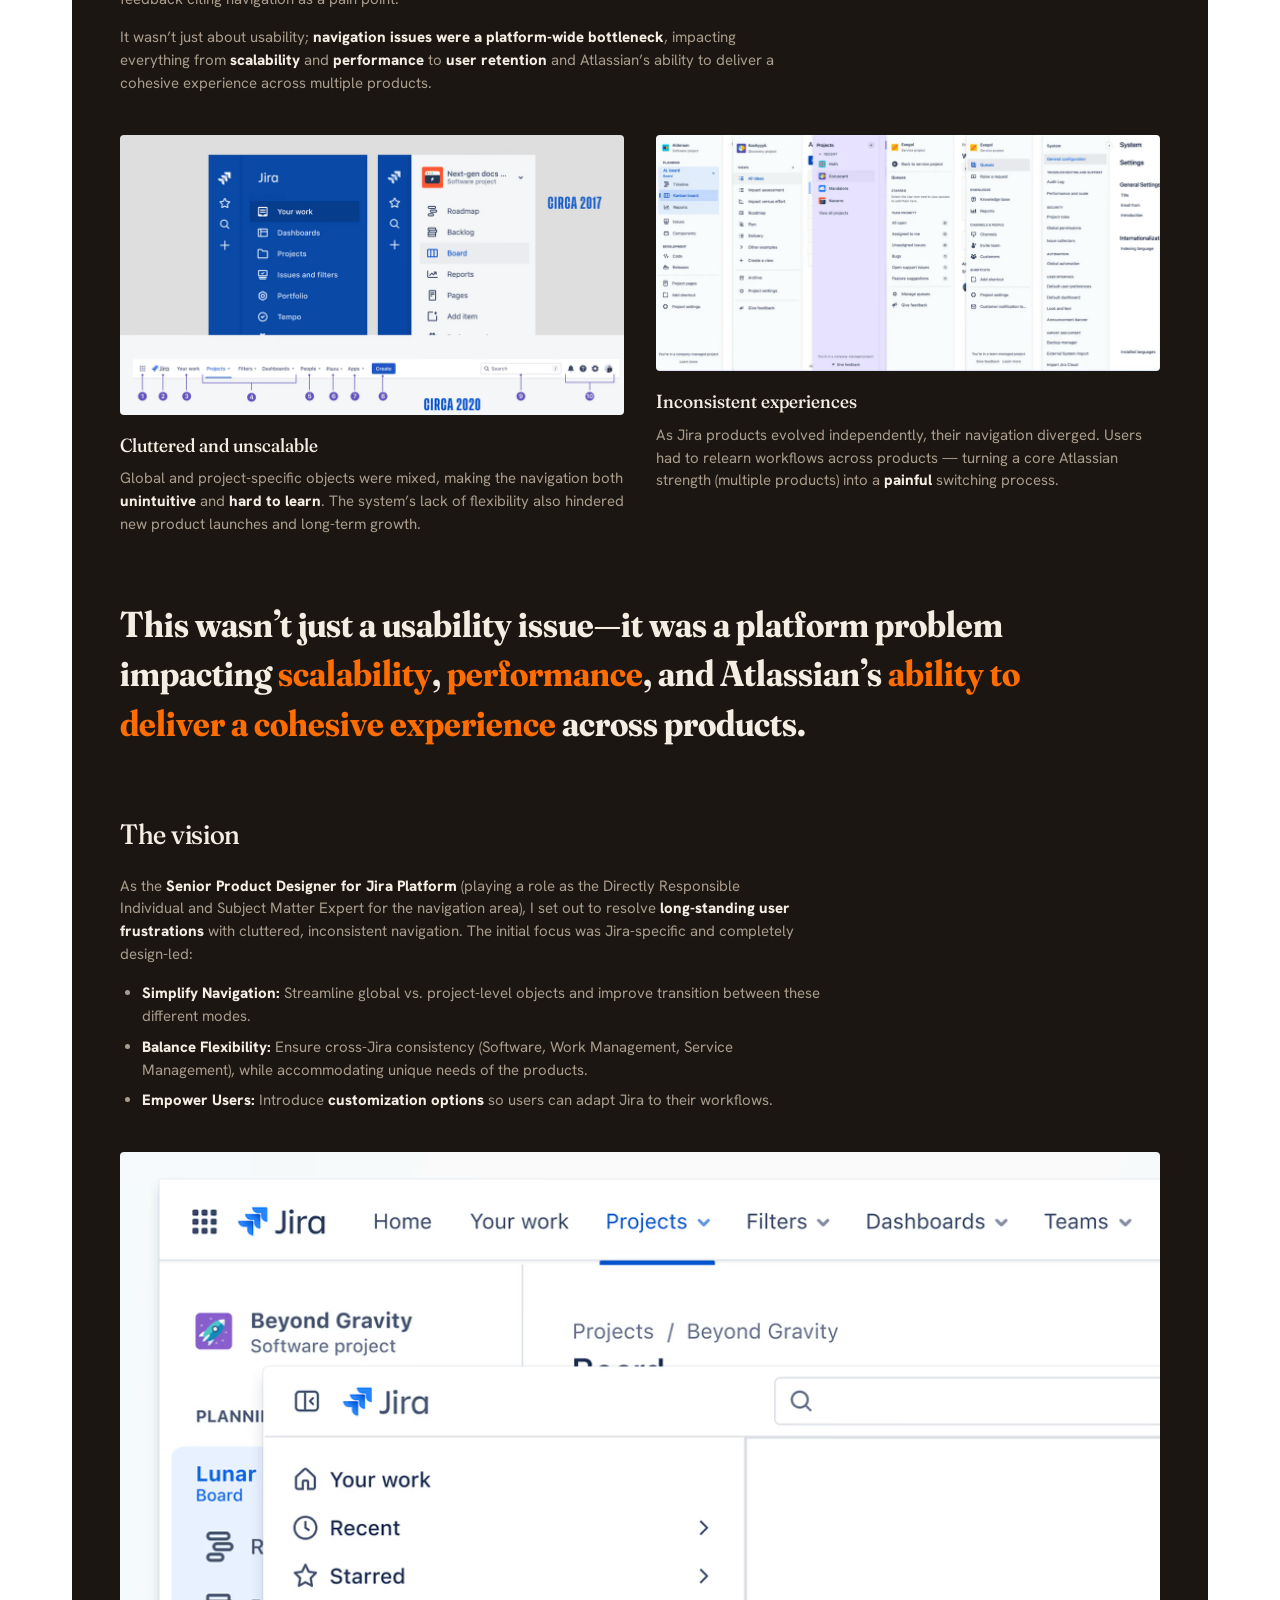
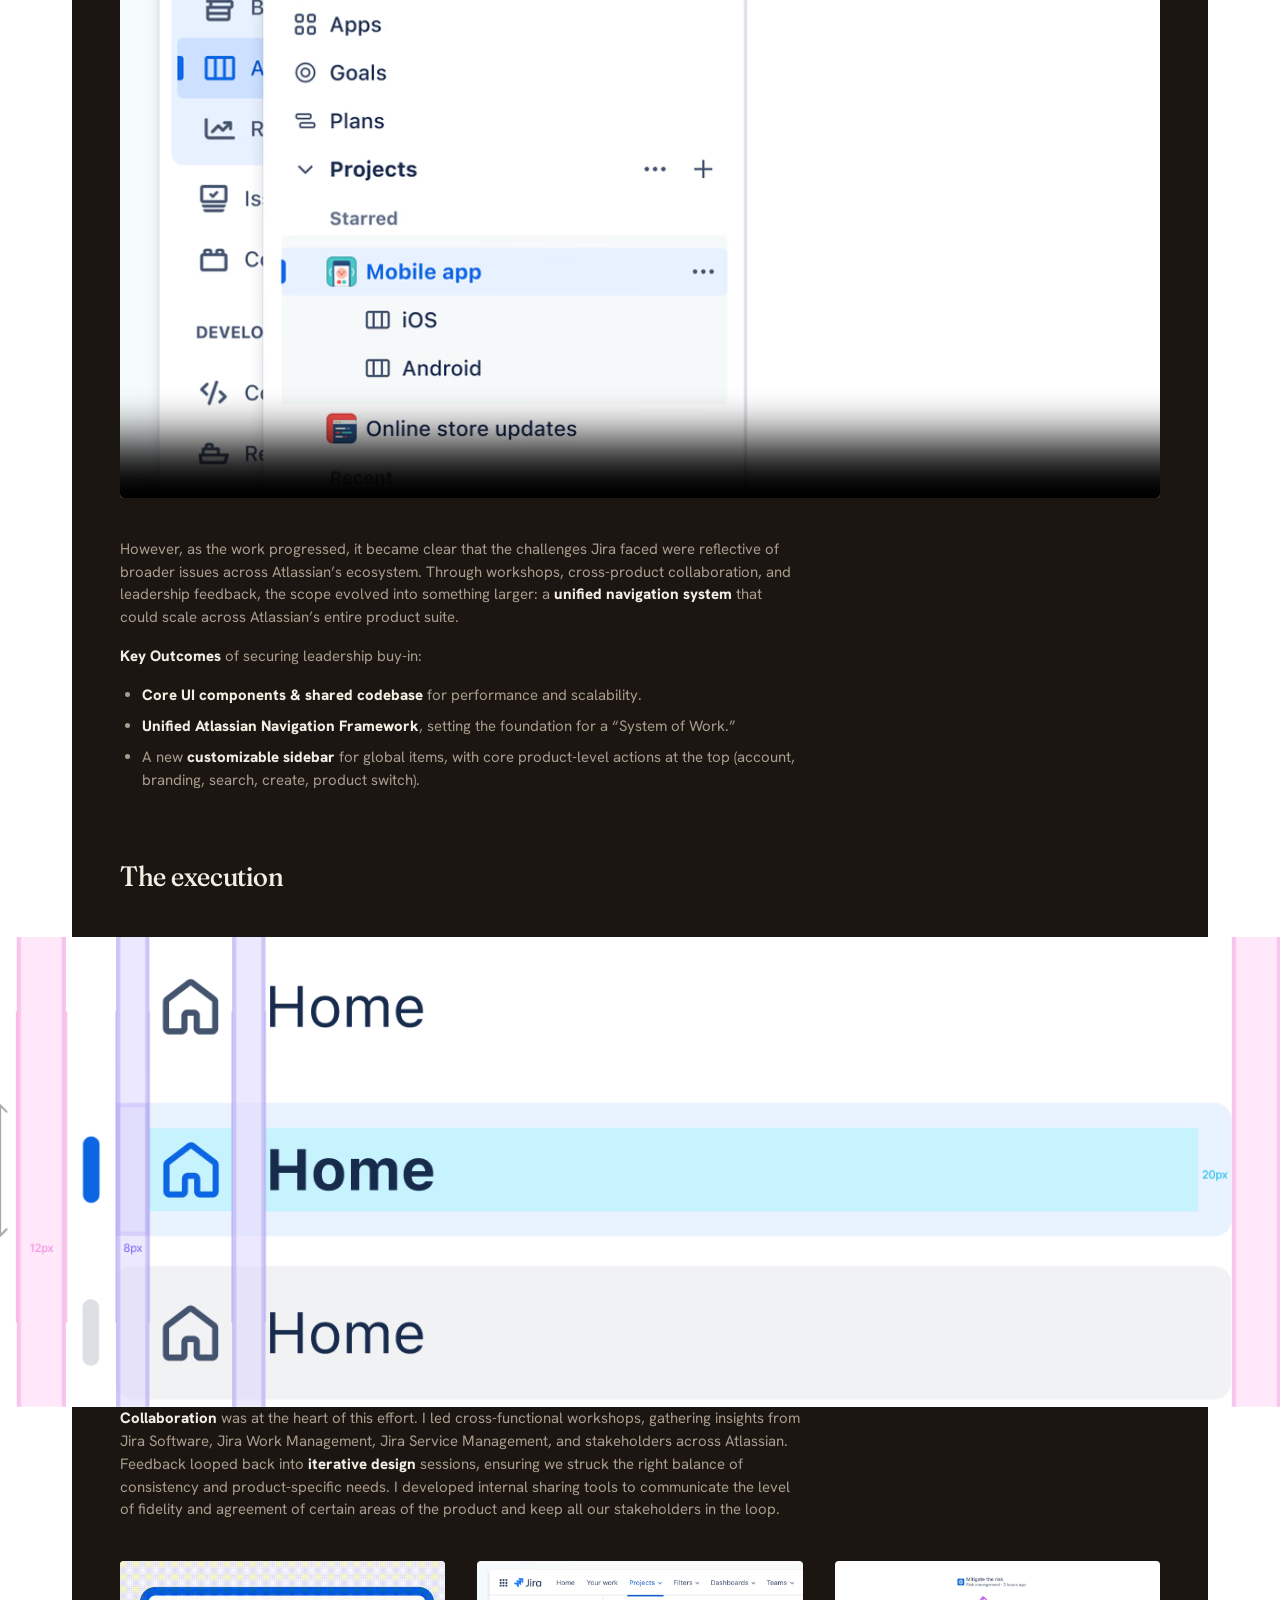
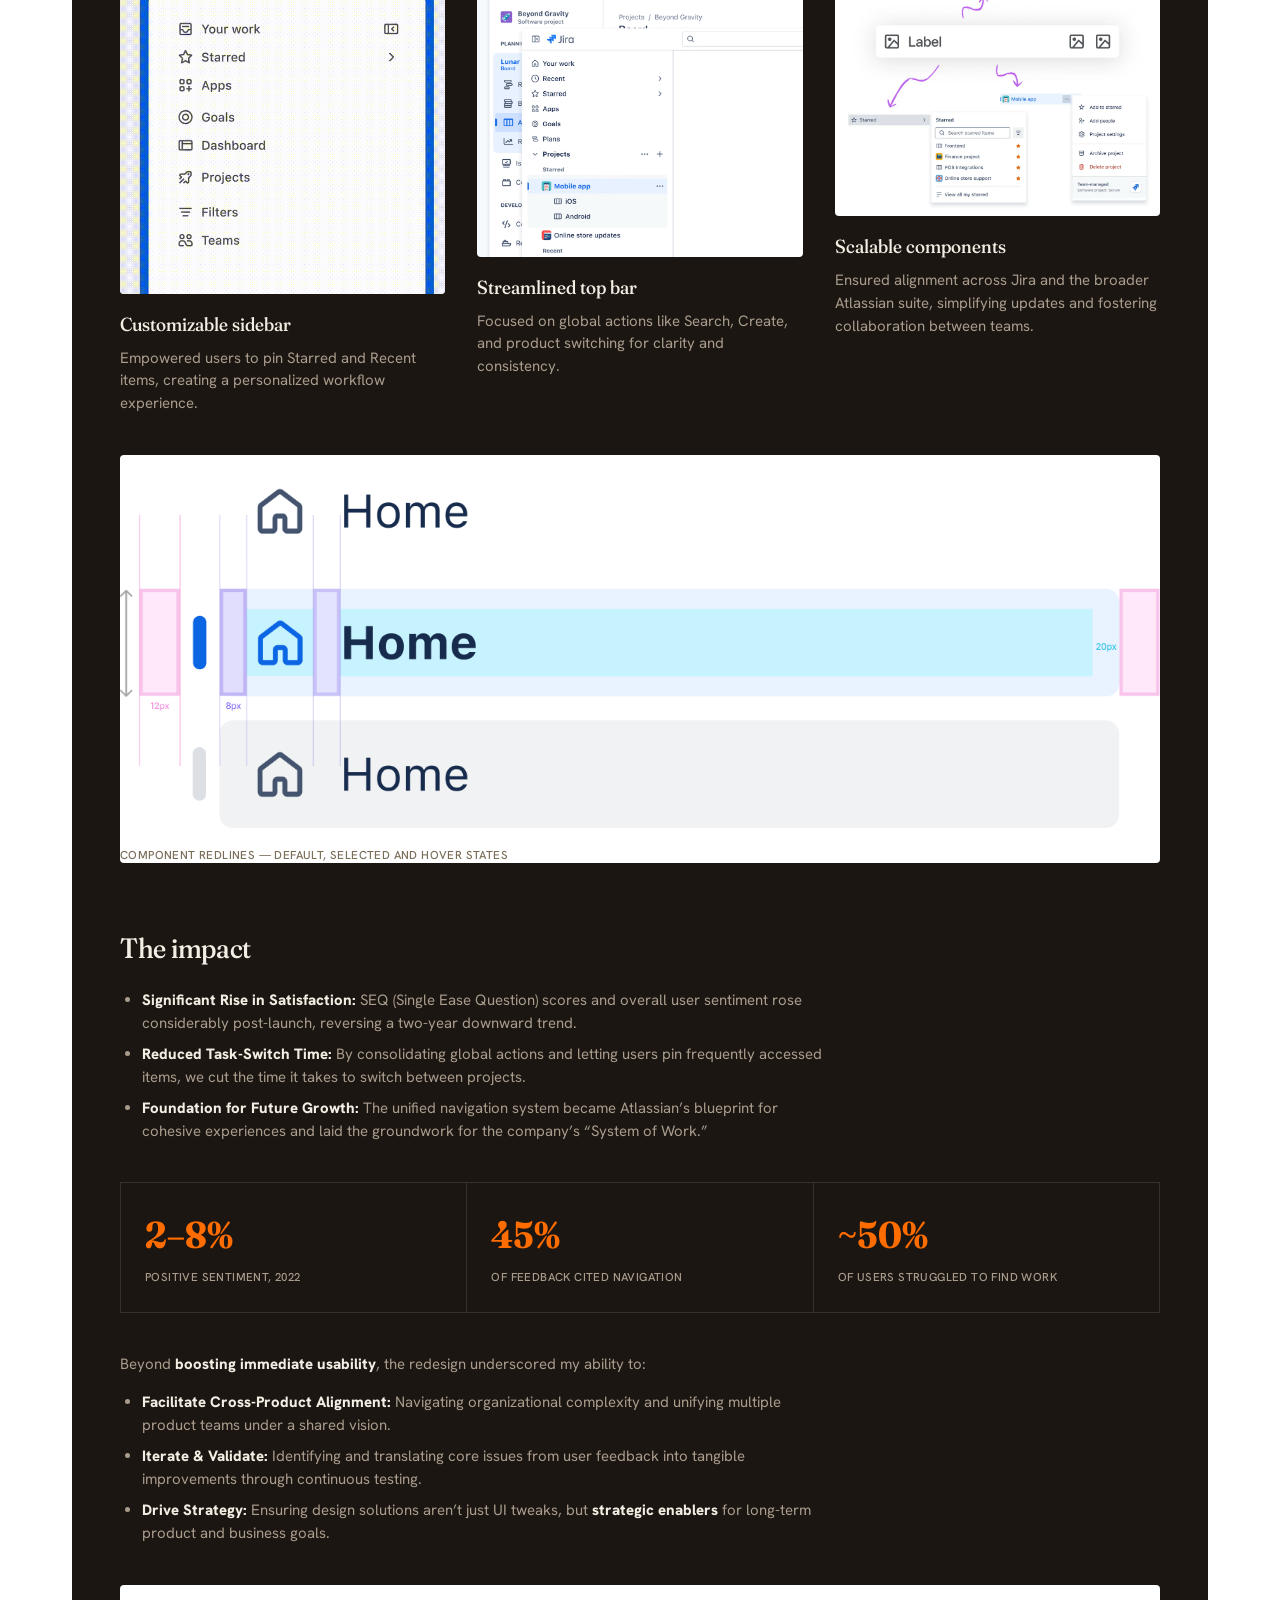
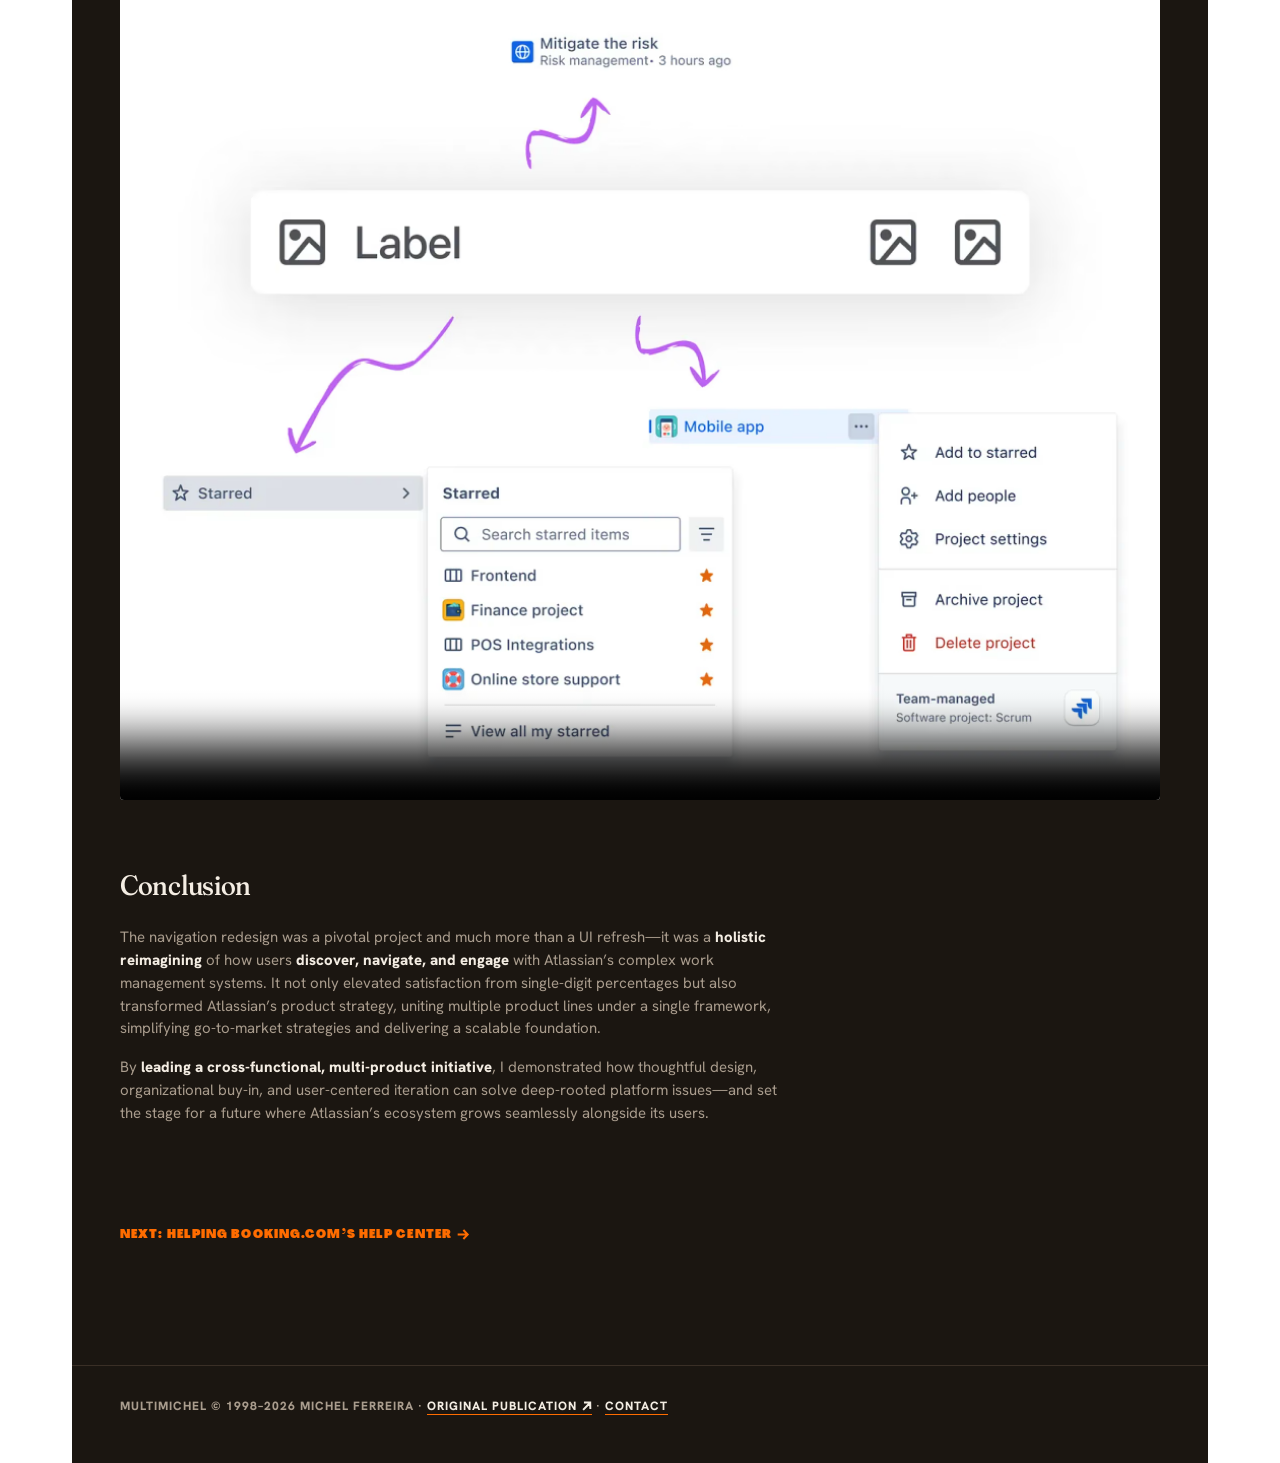
<file: work-atlassian.html>
<!DOCTYPE html>
<html lang="en">
<head>
<meta charset="utf-8">
<meta name="viewport" content="width=device-width, initial-scale=1">
<title>Navigating transformation at Atlassian — Michel Ferreira</title>
<meta name="description" content="How a 2% satisfaction rate became the foundation for Atlassian's future — navigation across the Jira platform and the wider product suite.">
<meta property="og:title" content="Navigating transformation at Atlassian — Michel Ferreira">
<meta property="og:description" content="How a 2% satisfaction rate became the foundation for Atlassian's future — navigation across the Jira platform and the wider product suite.">
<link rel="stylesheet" href="tokens.css?v=72">
<link rel="stylesheet" href="multimichel.css?v=72">
<link rel="stylesheet" href="case-study.css?v=72">
<link rel="canonical" href="https://multimichel.com/work-atlassian">
<meta property="og:image" content="https://multimichel.com/img/og-default.jpg">
<meta property="og:image:width" content="1200">
<meta property="og:image:height" content="630">
<meta property="og:type" content="website">
<meta property="og:url" content="https://multimichel.com/work-atlassian">
<meta name="twitter:card" content="summary_large_image">
<link rel="icon" href="/favicon.svg" type="image/svg+xml">
<link rel="apple-touch-icon" href="/apple-touch-icon.png">
<meta name="theme-color" content="#F8F5F2">
</head>
<body class="dark">
<a class="skiplink" href="#main">Skip to content</a>
<header class="site">
<div class="brand"><button class="brand-menu" type="button" aria-expanded="false" aria-controls="mobile-nav" aria-label="Open menu"><span class="menu-icon"><span></span><span></span></span></button><a class="brand-link" href="/">MICHEL FERREIRA</a></div>
<nav class="main"><a href="/">HOME</a><a href="/archive">ARCHIVE</a><a href="/about">ABOUT</a><a href="/contact">CONTACT</a></nav>
<nav class="mobile-nav" id="mobile-nav" aria-label="Site"><a href="/">HOME</a><a href="/archive">ARCHIVE</a><a href="/about">ABOUT</a><a href="/contact">CONTACT</a></nav>
</header>

<main id="main">
<div class="wrap cs">

<section class="cs-open">
<p class="cs-back"><a href="/"><span class="arrow is-before" aria-hidden="true">&larr;&#xFE0E;</span>Back to Home</a></p>
<h1 class="display">Navigating transformation at Atlassian</h1>
<p class="lede">How a 2% satisfaction rate became the foundation for Atlassian&rsquo;s future.</p>
</section>

<figure class="full"><img width="1600" height="1354" src="img/work-atlassian-cover.webp" alt="Annotated Jira navigation: top bar, sidebar, product and global navigation, container navigation"></figure>

<h2>The challenge</h2>
<p>By 2022, nearly half of Jira&rsquo;s users reported difficulty finding their work due to a <b>complex and inconsistent navigation system</b>. Positive sentiment hovered between <b>2–8%</b>, with over <b>45%</b> of feedback citing navigation as a pain point.</p>
<p>It wasn&rsquo;t just about usability; <b>navigation issues were a platform-wide bottleneck</b>, impacting everything from <b>scalability</b> and <b>performance</b> to <b>user retention</b> and Atlassian&rsquo;s ability to deliver a cohesive experience across multiple products.</p>

<div class="imgrid cols-2">
  <figure>
    <img loading="lazy" decoding="async" width="1024" height="568" src="img/atlassian-cluttered-nav.png" alt="Jira navigation circa 2017 and circa 2020, with ten numbered top-bar elements">
    <h3>Cluttered and unscalable</h3>
    <p>Global and project-specific objects were mixed, making the navigation both <b>unintuitive</b> and <b>hard to learn</b>. The system&rsquo;s lack of flexibility also hindered new product launches and long-term growth.</p>
  </figure>
  <figure>
    <img loading="lazy" decoding="async" width="1024" height="480" src="img/atlassian-inconsistent-nav.png" alt="Six divergent Jira sidebars side by side, each with different structures">
    <h3>Inconsistent experiences</h3>
    <p>As Jira products evolved independently, their navigation diverged. Users had to relearn workflows across products — turning a core Atlassian strength (multiple products) into a <b>painful</b> switching process.</p>
  </figure>
</div>

<p class="pull">This wasn&rsquo;t just a usability issue&mdash;it was a platform problem impacting <span class="hot">scalability</span>, <span class="hot">performance</span>, and Atlassian&rsquo;s <span class="hot">ability to deliver a cohesive experience</span> across products.</p>

<h2>The vision</h2>
<p>As the <b>Senior Product Designer for Jira Platform</b> (playing a role as the Directly Responsible Individual and Subject Matter Expert for the navigation area), I set out to resolve <b>long-standing user frustrations</b> with cluttered, inconsistent navigation. The initial focus was Jira-specific and completely design-led:</p>
<ul>
<li><b>Simplify Navigation:</b> Streamline global vs. project-level objects and improve transition between these different modes.</li>
<li><b>Balance Flexibility:</b> Ensure cross-Jira consistency (Software, Work Management, Service Management), while accommodating unique needs of the products.</li>
<li><b>Empower Users:</b> Introduce <b>customization options</b> so users can adapt Jira to their workflows.</li>
</ul>

<video class="ambient" src="video/atlassian-demo.mp4" poster="img/atlassian-topbar.png" muted loop playsinline preload="metadata" aria-label="Moving primary navigation objects from the top bar to the sidebar"></video>

<p>However, as the work progressed, it became clear that the challenges Jira faced were reflective of broader issues across Atlassian&rsquo;s ecosystem. Through workshops, cross-product collaboration, and leadership feedback, the scope evolved into something larger: a <b>unified navigation system</b> that could scale across Atlassian&rsquo;s entire product suite.</p>

<p><b>Key Outcomes</b> of securing leadership buy-in:</p>
<ul>
<li><b>Core UI components &amp; shared codebase</b> for performance and scalability.</li>
<li><b>Unified Atlassian Navigation Framework</b>, setting the foundation for a &ldquo;System of Work.&rdquo;</li>
<li>A new <b>customizable sidebar</b> for global items, with core product-level actions at the top (account, branding, search, create, product switch).</li>
</ul>

<h2>The execution</h2>
<figure class="full bleed"><img loading="lazy" decoding="async" width="1379" height="506" src="img/atlassian-multiproduct.png" alt="Focus, Confluence, Jira Service Management, Jira Product Discovery and Jira shown side by side with one shared navigation"></figure>
<p><b>Collaboration</b> was at the heart of this effort. I led cross-functional workshops, gathering insights from Jira Software, Jira Work Management, Jira Service Management, and stakeholders across Atlassian. Feedback looped back into <b>iterative design</b> sessions, ensuring we struck the right balance of consistency and product-specific needs. I developed internal sharing tools to communicate the level of fidelity and agreement of certain areas of the product and keep all our stakeholders in the loop.</p>

<div class="imgrid cols-3">
  <figure>
    <img loading="lazy" decoding="async" width="600" height="614" src="img/atlassian-sidebar.gif" alt="Animation of the customizable sidebar with starred and recent items pinned">
    <h3>Customizable sidebar</h3>
    <p>Empowered users to pin Starred and Recent items, creating a personalized workflow experience.</p>
  </figure>
  <figure>
    <img loading="lazy" decoding="async" width="1024" height="931" src="img/atlassian-topbar.png" alt="Jira top bar with Home, Your work, Projects, Filters, Dashboards and Teams">
    <h3>Streamlined top bar</h3>
    <p>Focused on global actions like Search, Create, and product switching for clarity and consistency.</p>
  </figure>
  <figure>
    <img loading="lazy" decoding="async" width="1024" height="803" src="img/atlassian-components.png" alt="Navigation label component with annotations pointing to starred and project menus">
    <h3>Scalable components</h3>
    <p>Ensured alignment across Jira and the broader Atlassian suite, simplifying updates and fostering collaboration between teams.</p>
  </figure>
</div>

<figure class="full"><img loading="lazy" decoding="async" width="1389" height="506" src="img/atlassian-spacing-detail.png" alt="Redlined navigation item showing 12px, 8px and 20px spacing across default, selected and hover states"><figcaption>Component redlines — default, selected and hover states</figcaption></figure>

<h2>The impact</h2>
<ul>
<li><b>Significant Rise in Satisfaction:</b> SEQ (Single Ease Question) scores and overall user sentiment rose considerably post-launch, reversing a two-year downward trend.</li>
<li><b>Reduced Task-Switch Time:</b> By consolidating global actions and letting users pin frequently accessed items, we cut the time it takes to switch between projects.</li>
<li><b>Foundation for Future Growth:</b> The unified navigation system became Atlassian&rsquo;s blueprint for cohesive experiences and laid the groundwork for the company&rsquo;s &ldquo;System of Work.&rdquo;</li>
</ul>

<div class="stat">
<div><b>2–8%</b><span>positive sentiment, 2022</span></div>
<div><b>45%</b><span>of feedback cited navigation</span></div>
<div><b>~50%</b><span>of users struggled to find work</span></div>
</div>

<p>Beyond <b>boosting immediate usability</b>, the redesign underscored my ability to:</p>
<ul>
<li><b>Facilitate Cross-Product Alignment:</b> Navigating organizational complexity and unifying multiple product teams under a shared vision.</li>
<li><b>Iterate &amp; Validate:</b> Identifying and translating core issues from user feedback into tangible improvements through continuous testing.</li>
<li><b>Drive Strategy:</b> Ensuring design solutions aren&rsquo;t just UI tweaks, but <b>strategic enablers</b> for long-term product and business goals.</li>
</ul>

<video class="ambient" src="video/atlassian-demo-2.mp4" poster="img/atlassian-components.png" muted loop playsinline preload="metadata" aria-label="The unified navigation running across Atlassian products"></video>

<h2>Conclusion</h2>
<p>The navigation redesign was a pivotal project and much more than a UI refresh&mdash;it was a <b>holistic reimagining</b> of how users <b>discover, navigate, and engage</b> with Atlassian&rsquo;s complex work management systems. It not only elevated satisfaction from single-digit percentages but also transformed Atlassian&rsquo;s product strategy, uniting multiple product lines under a single framework, simplifying go-to-market strategies and delivering a scalable foundation.</p>
<p>By <b>leading a cross-functional, multi-product initiative</b>, I demonstrated how thoughtful design, organizational buy-in, and user-centered iteration can solve deep-rooted platform issues&mdash;and set the stage for a future where Atlassian&rsquo;s ecosystem grows seamlessly alongside its users.</p>

<p class="next-wrap"><a class="next" href="/work-booking">Next: Helping Booking.com&rsquo;s Help Center<span class="arrow" aria-hidden="true">→&#xFE0E;</span></a></p>
</div>
</main>

<footer class="site"><p class="fineprint">MULTIMICHEL © 1998–2026 MICHEL FERREIRA · <a href="https://designedbymichel.framer.website/casestudy1" target="_blank" rel="noopener noreferrer" style="display:inline">ORIGINAL PUBLICATION<span class="arrow" aria-hidden="true">↗&#xFE0E;</span></a> · <a href="/contact" style="display:inline">CONTACT</a></p></footer>
<script src="nav.js?v=72" defer></script>
<script src="ink.js?v=72" defer></script>
</body>
</html>
</file>
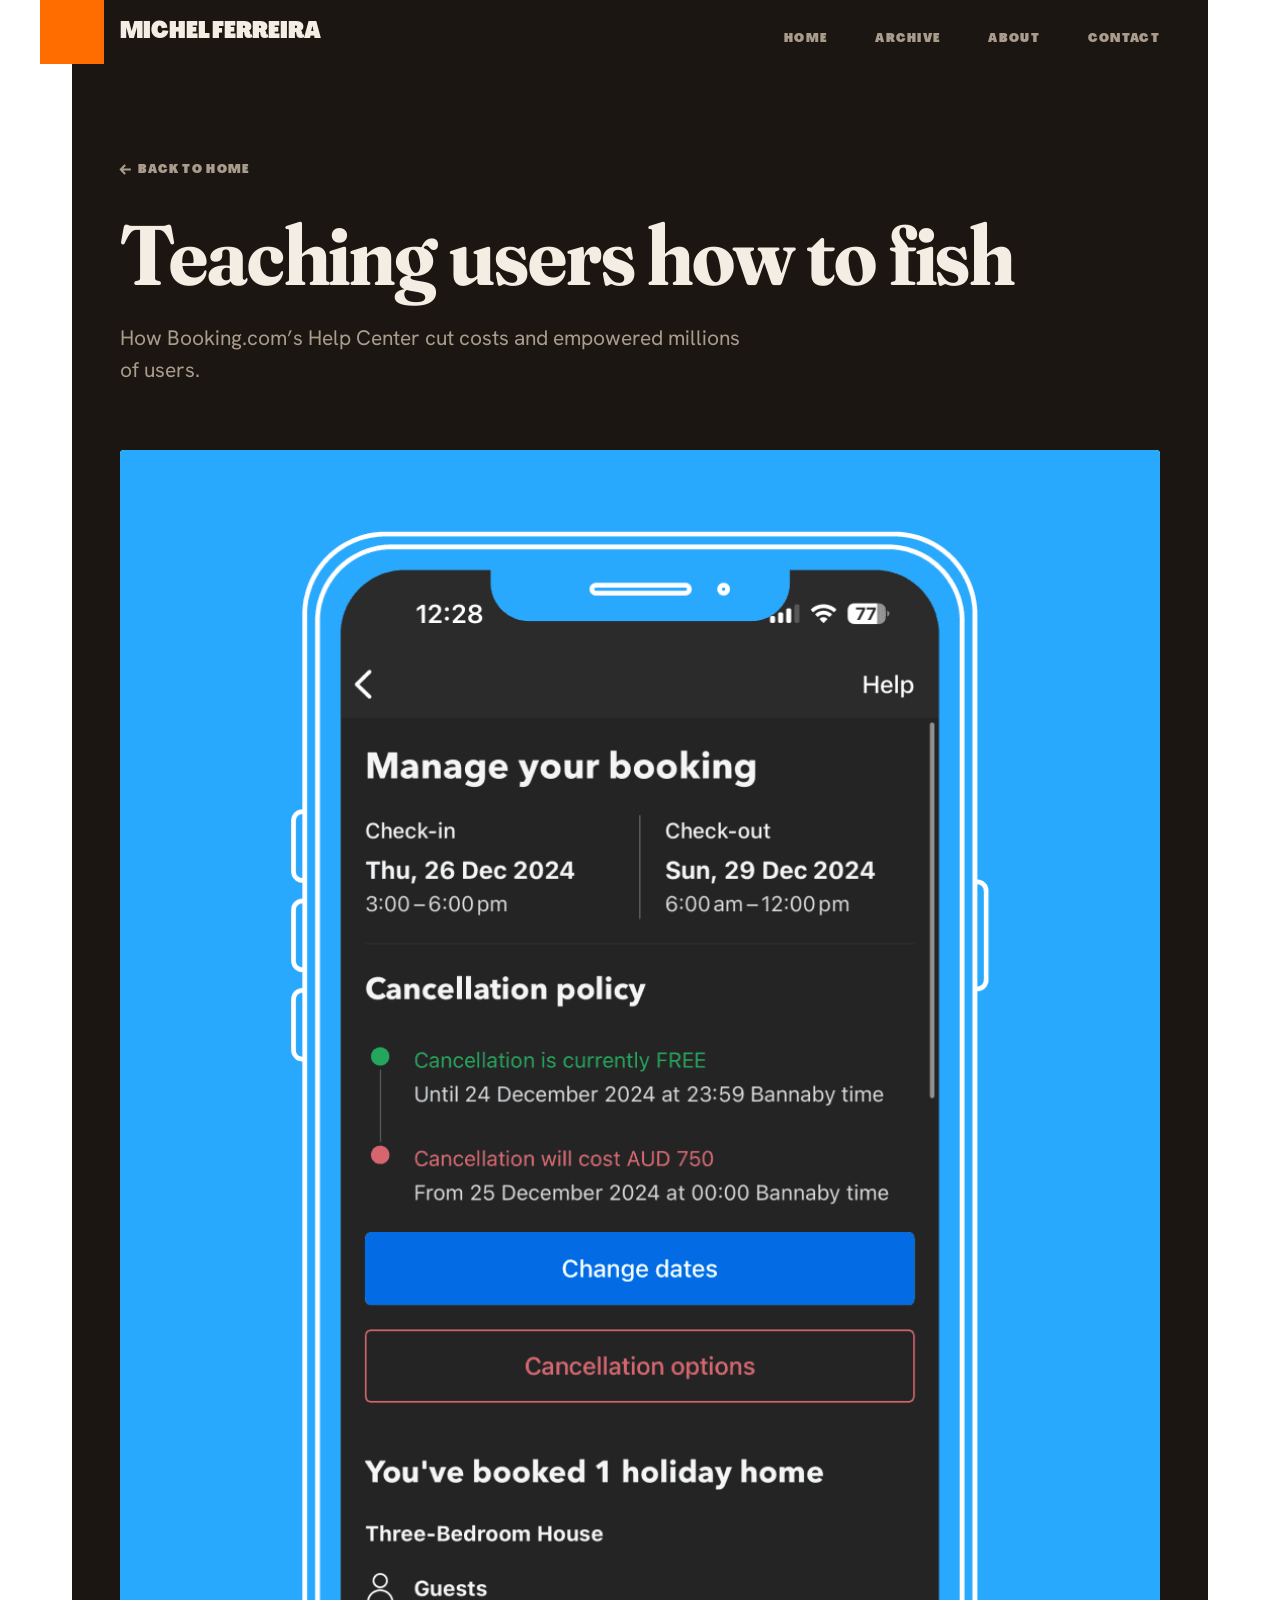
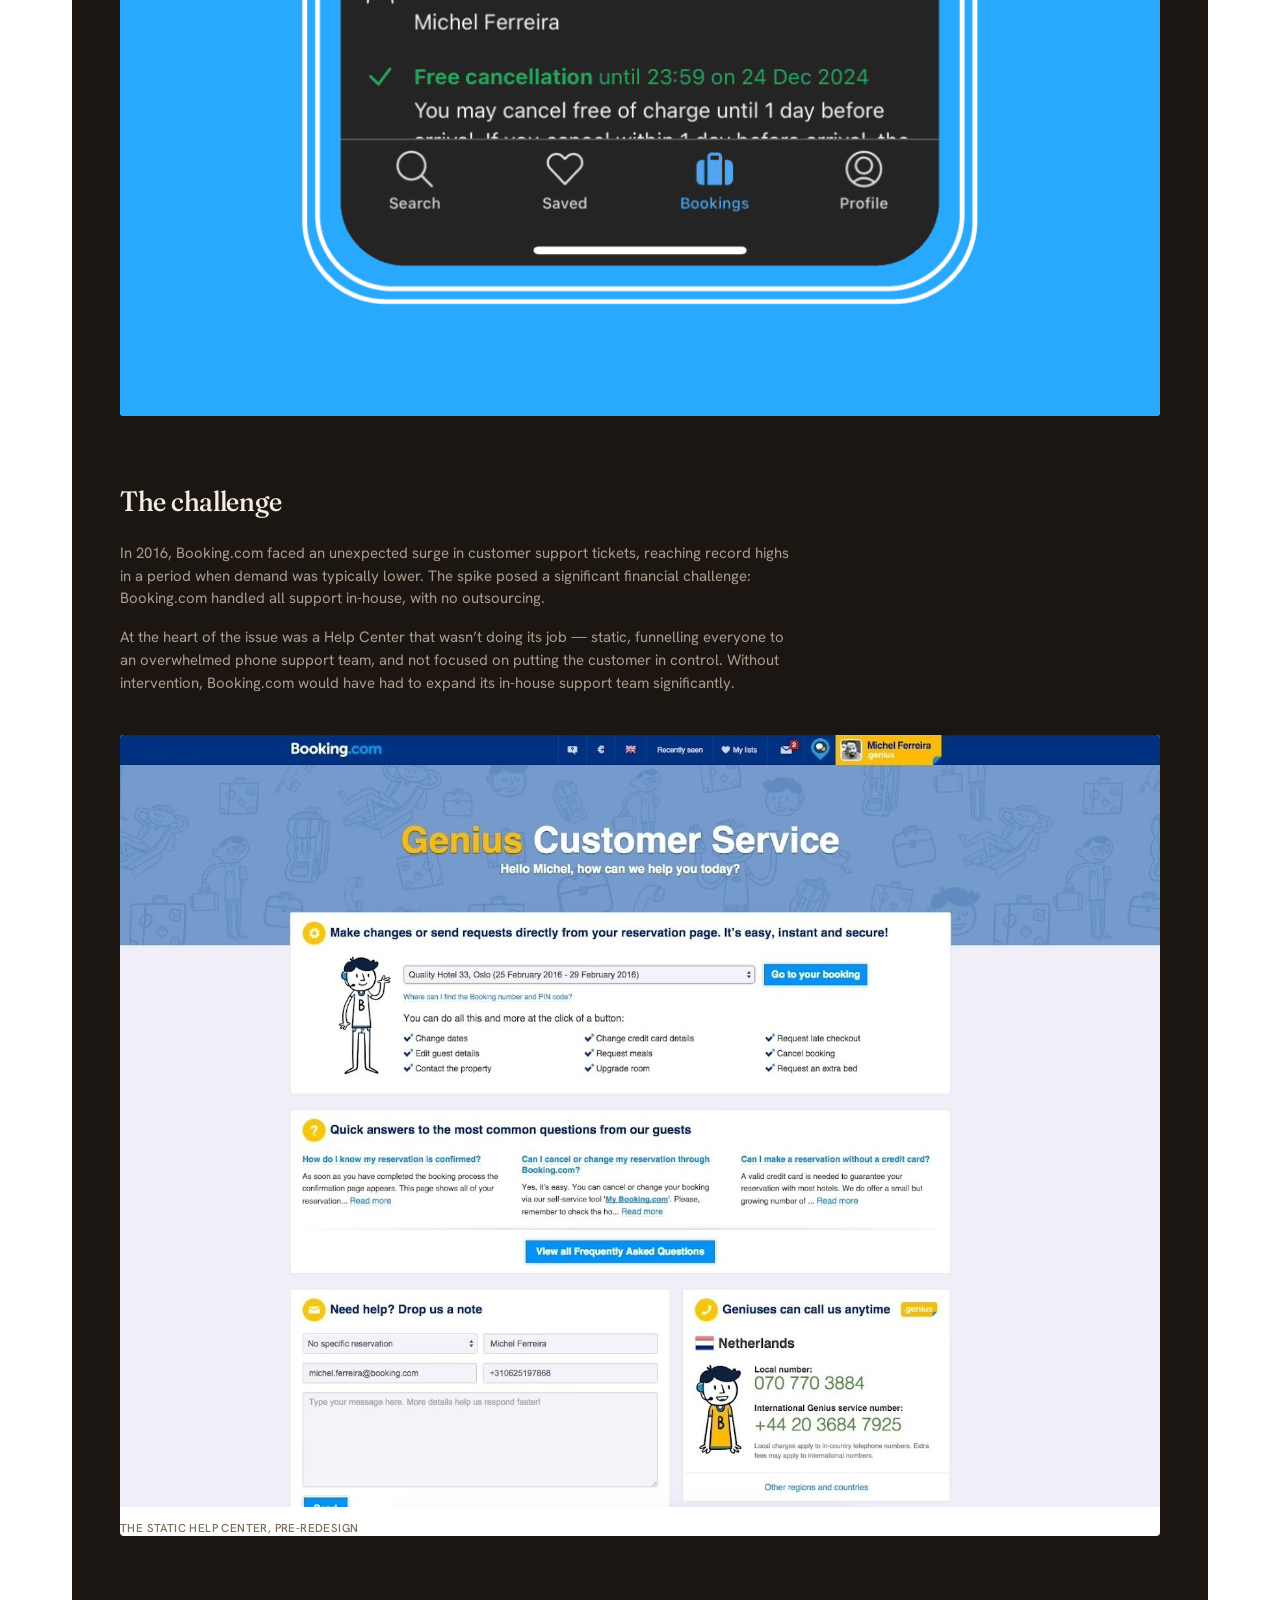
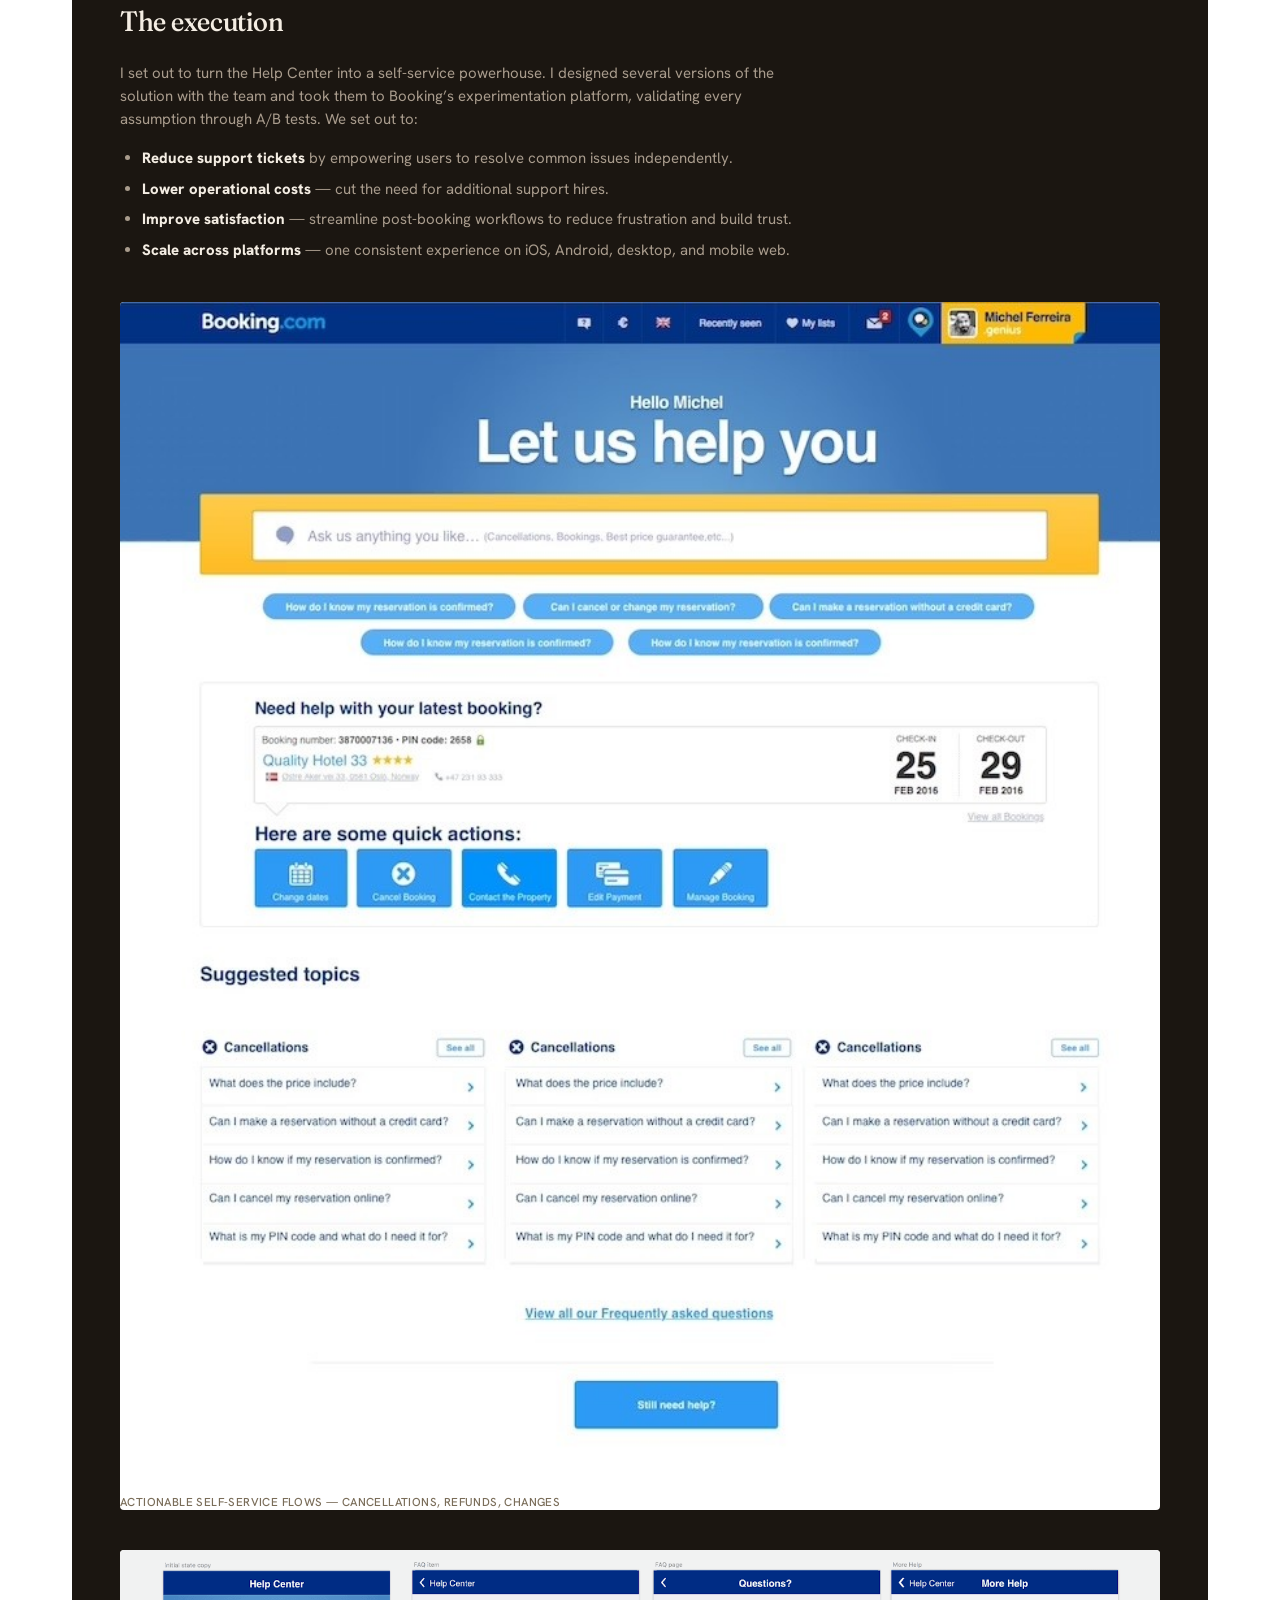
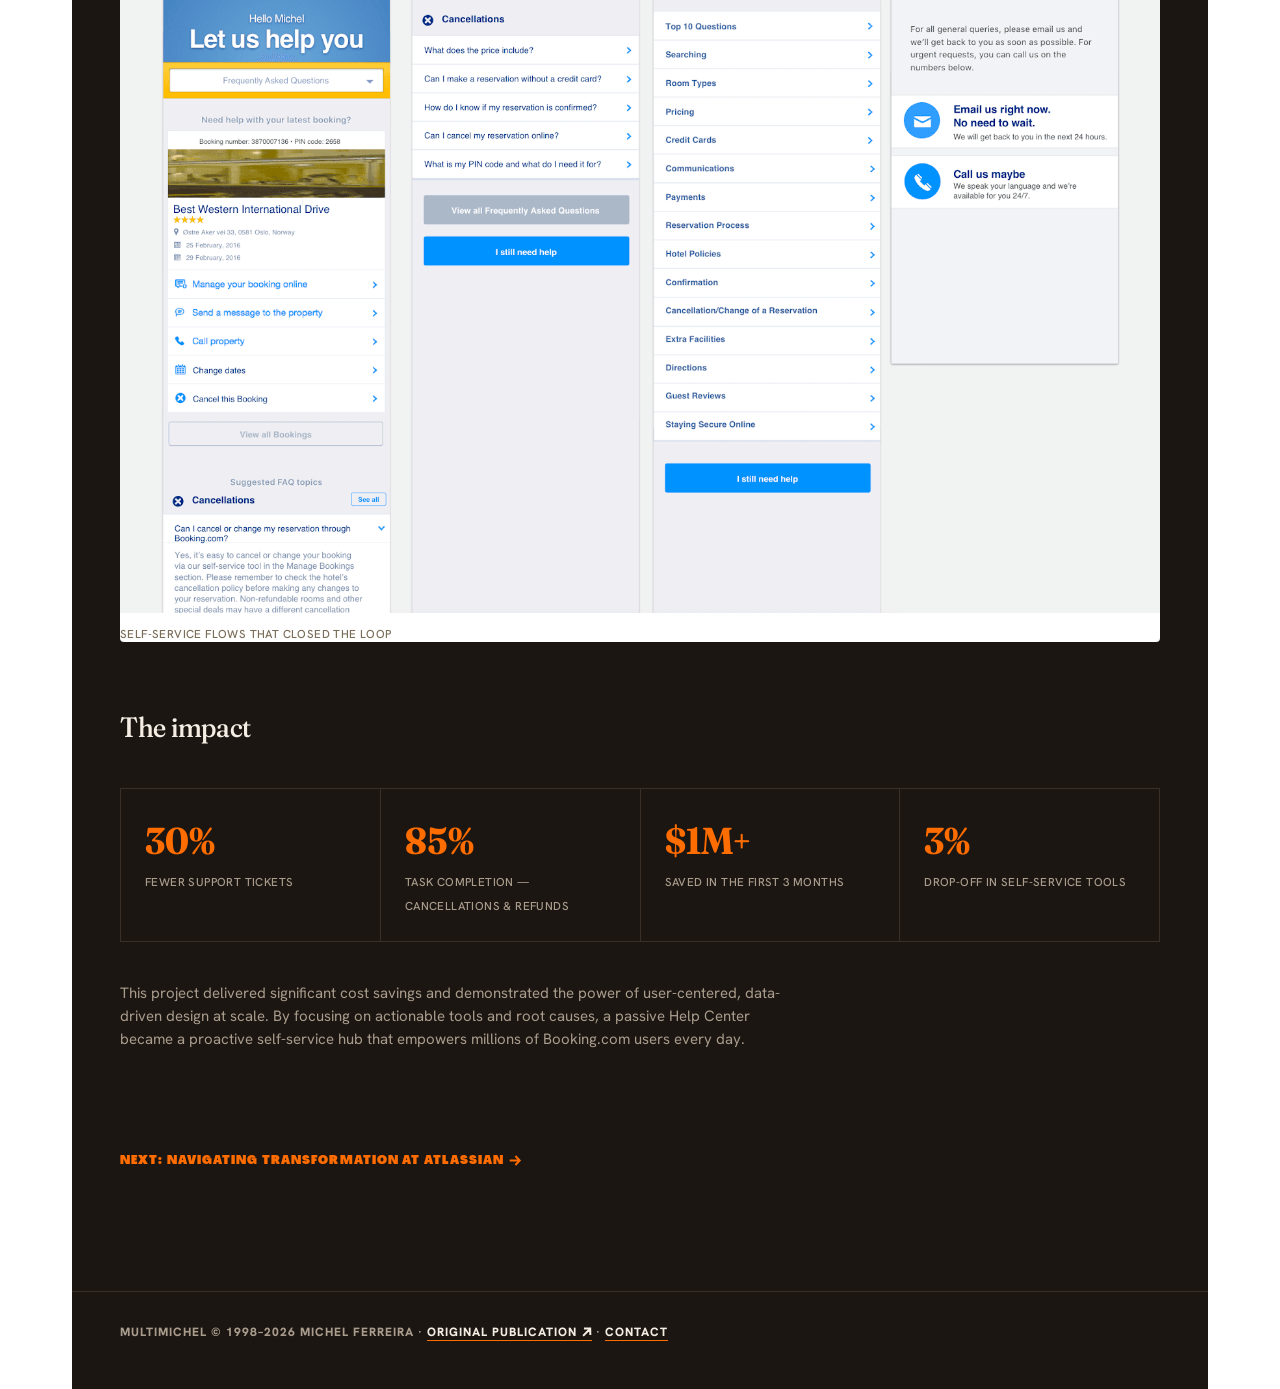
<file: work-booking.html>
<!DOCTYPE html>
<html lang="en">
<head>
<meta charset="utf-8">
<meta name="viewport" content="width=device-width, initial-scale=1">
<meta name="description" content="How Booking.com's Help Center cut support tickets 30% and saved $1M+ in three months.">
<title>Helping Booking.com&rsquo;s Help Center — Michel Ferreira</title>
<meta property="og:title" content="Teaching users how to fish — Michel Ferreira">
<meta property="og:description" content="How Booking.com's Help Center cut support tickets 30% and saved $1M+ in three months.">
<link rel="stylesheet" href="tokens.css?v=72">
<link rel="stylesheet" href="multimichel.css?v=72">
<link rel="stylesheet" href="case-study.css?v=72">
<link rel="canonical" href="https://multimichel.com/work-booking">
<meta property="og:image" content="https://multimichel.com/img/og-default.jpg">
<meta property="og:image:width" content="1200">
<meta property="og:image:height" content="630">
<meta property="og:type" content="website">
<meta property="og:url" content="https://multimichel.com/work-booking">
<meta name="twitter:card" content="summary_large_image">
<link rel="icon" href="/favicon.svg" type="image/svg+xml">
<link rel="apple-touch-icon" href="/apple-touch-icon.png">
<meta name="theme-color" content="#F8F5F2">
</head>
<body class="dark">
<a class="skiplink" href="#main">Skip to content</a>
<header class="site">
<div class="brand"><button class="brand-menu" type="button" aria-expanded="false" aria-controls="mobile-nav" aria-label="Open menu"><span class="menu-icon"><span></span><span></span></span></button><a class="brand-link" href="/">MICHEL FERREIRA</a></div>
<nav class="main"><a href="/">HOME</a><a href="/archive">ARCHIVE</a><a href="/about">ABOUT</a><a href="/contact">CONTACT</a></nav>
<nav class="mobile-nav" id="mobile-nav" aria-label="Site"><a href="/">HOME</a><a href="/archive">ARCHIVE</a><a href="/about">ABOUT</a><a href="/contact">CONTACT</a></nav>
</header>
<main id="main">
<div class="wrap cs" data-screen-label="Booking.com case study">
<section class="cs-open">
<p class="cs-back"><a href="/"><span class="arrow is-before" aria-hidden="true">&larr;&#xFE0E;</span>Back to Home</a></p>
<h1 class="display">Teaching users how to fish</h1>
<p class="lede">How Booking.com&rsquo;s Help Center cut costs and empowered millions of users.</p>
</section>
<figure class="full"><img width="1028" height="1548" src="img/work-booking-cover.png" alt="Booking.com Help Center redesign"></figure>

<h2>The challenge</h2>
<p>In 2016, Booking.com faced an unexpected surge in customer support tickets, reaching record highs in a period when demand was typically lower. The spike posed a significant financial challenge: Booking.com handled all support in-house, with no outsourcing.</p>
<p>At the heart of the issue was a Help Center that wasn&rsquo;t doing its job — static, funnelling everyone to an overwhelmed phone support team, and not focused on putting the customer in control. Without intervention, Booking.com would have had to expand its in-house support team significantly.</p>
<figure class="full"><img loading="lazy" decoding="async" width="1600" height="1188" src="img/booking-genius-legacy.jpeg" alt="The legacy static Help Center"><figcaption>THE STATIC HELP CENTER, PRE-REDESIGN</figcaption></figure>

<h2>The execution</h2>
<p>I set out to turn the Help Center into a self-service powerhouse. I designed several versions of the solution with the team and took them to Booking&rsquo;s experimentation platform, validating every assumption through A/B tests. We set out to:</p>
<ul>
<li><b>Reduce support tickets</b> by empowering users to resolve common issues independently.</li>
<li><b>Lower operational costs</b> — cut the need for additional support hires.</li>
<li><b>Improve satisfaction</b> — streamline post-booking workflows to reduce frustration and build trust.</li>
<li><b>Scale across platforms</b> — one consistent experience on iOS, Android, desktop, and mobile web.</li>
</ul>
<figure class="full"><img loading="lazy" decoding="async" width="800" height="907" src="img/booking-help-center-mobile.jpeg" alt="Self-service Help Center flows"><figcaption>ACTIONABLE SELF-SERVICE FLOWS — CANCELLATIONS, REFUNDS, CHANGES</figcaption></figure>

<figure class="full"><img width="1600" height="1019" loading="lazy" decoding="async" src="img/booking-self-service-flows.png" alt="Self-service flows for cancellations, refunds and booking changes"><figcaption>SELF-SERVICE FLOWS THAT CLOSED THE LOOP</figcaption></figure>

<h2>The impact</h2>
<div class="stat"><div><b>30%</b><span>fewer support tickets</span></div><div><b>85%</b><span>task completion — cancellations &amp; refunds</span></div><div><b>$1M+</b><span>saved in the first 3 months</span></div><div><b>3%</b><span>drop-off in self-service tools</span></div></div>
<p>This project delivered significant cost savings and demonstrated the power of user-centered, data-driven design at scale. By focusing on actionable tools and root causes, a passive Help Center became a proactive self-service hub that empowers millions of Booking.com users every day.</p>
<p class="next-wrap"><a class="next" href="/work-atlassian">Next: Navigating transformation at Atlassian<span class="arrow" aria-hidden="true">→&#xFE0E;</span></a></p>
</div>
</main>
<footer class="site"><p class="fineprint">MULTIMICHEL © 1998–2026 MICHEL FERREIRA · <a href="https://designedbymichel.framer.website/casestudy1-2" target="_blank" rel="noopener noreferrer" style="display:inline">ORIGINAL PUBLICATION<span class="arrow" aria-hidden="true">↗&#xFE0E;</span></a> · <a href="/contact" style="display:inline">CONTACT</a></p></footer>
<script src="nav.js?v=72" defer></script>
<script src="ink.js?v=72" defer></script>
</body>
</html>
</file>
<file: tokens.css>
/* ============================================================
   MultiMichel — Design Tokens
   Source of truth: Figma node 1:1988 (Michel.com)
   Every visual value in the codebase must reference these.
   No hardcoded colors, sizes, fonts, or spacing anywhere else.
   ============================================================ */

/* ---------- FONT FILES ----------
   Agrandir is the IDENTITY face and is licensed for this site — it stays,
   untouched, on the wordmark and the labels.

   Family and Founders Grotesk (Klim) are not licensed here; their name tables
   say so out loud ("Not Licensed for Desktop Use"). They are replaced by the
   two open-licence faces that stand closest to them:

     Family           → Fraunces        (OFL, variable: opsz · wght · SOFT · WONK)
     Founders Grotesk → Hanken Grotesk  (OFL, variable: wght)

   Both replacements are VARIABLE, so one file per subset covers every weight
   the site asks for and the old per-weight file split disappears. Licences
   ship beside them (fonts/*-OFL.txt).

   The metrics are NOT the same as the originals, so the --type-* values below
   were re-tuned against them rather than carried over. See "REPLACEMENT
   TUNING" under ---------- TYPE ----------. */
@font-face{font-family:"Agrandir";src:url("fonts/Agrandir-TightBlack.ttf") format("truetype");font-weight:900;font-display:swap}
@font-face{font-family:"Fraunces";src:url("fonts/Fraunces-latin.woff2") format("woff2");font-weight:100 900;font-display:swap;unicode-range:U+0000-00FF,U+0131,U+0152-0153,U+02BB-02BC,U+02C6,U+02DA,U+02DC,U+0304,U+0308,U+0329,U+2000-206F,U+20AC,U+2122,U+2191,U+2193,U+2212,U+2215,U+FEFF,U+FFFD}
@font-face{font-family:"Fraunces";src:url("fonts/Fraunces-latin-ext.woff2") format("woff2");font-weight:100 900;font-display:swap;unicode-range:U+0100-02BA,U+02BD-02C5,U+02C7-02CC,U+02CE-02D7,U+02DD-02FF,U+0304,U+0308,U+0329,U+1D00-1DBF,U+1E00-1E9F,U+1EF2-1EFF,U+2020,U+20A0-20AB,U+20AD-20C0,U+2113,U+2C60-2C7F,U+A720-A7FF}
@font-face{font-family:"Hanken Grotesk";src:url("fonts/HankenGrotesk-latin.woff2") format("woff2");font-weight:100 900;font-display:swap;unicode-range:U+0000-00FF,U+0131,U+0152-0153,U+02BB-02BC,U+02C6,U+02DA,U+02DC,U+0304,U+0308,U+0329,U+2000-206F,U+20AC,U+2122,U+2191,U+2193,U+2212,U+2215,U+FEFF,U+FFFD}
@font-face{font-family:"Hanken Grotesk";src:url("fonts/HankenGrotesk-latin-ext.woff2") format("woff2");font-weight:100 900;font-display:swap;unicode-range:U+0100-02BA,U+02BD-02C5,U+02C7-02CC,U+02CE-02D7,U+02DD-02FF,U+0304,U+0308,U+0329,U+1D00-1DBF,U+1E00-1E9F,U+1EF2-1EFF,U+2020,U+20A0-20AB,U+20AD-20C0,U+2113,U+2C60-2C7F,U+A720-A7FF}


:root {

  /* ---------- FONTS ----------
     DECISION MADE: free stack for the two text faces, Agrandir kept.
     Nothing else in the codebase may name a font family directly.

       --font-serif    display + editorial serif   Fraunces        (was Family)
       --font-grotesk  running body + metadata     Hanken Grotesk  (was Founders)
       --font-label    IDENTITY — wordmark, nav,
                       section labels, chips       Agrandir        (unchanged)

     --font-label has no free substitute listed on purpose: Agrandir IS the
     identity here. If it ever fails to load the generic sans is a fallback,
     not a replacement. */
  --font-serif: "Fraunces", Georgia, "Times New Roman", serif;
  --font-grotesk: "Hanken Grotesk", system-ui, -apple-system, "Segoe UI", sans-serif;
  --font-label: "Agrandir", system-ui, sans-serif;

  /* ---------- the action mark ----------
     AGRANDIR DRAWS THE ARROW. Not a symbol font, and not whatever the system
     happens to hand back.

     Neither Fraunces nor Hanken Grotesk carries U+2197 or U+2192, so the mark
     is never drawn by the text faces. The original site got away with that in
     one place only: on the Media cards the arrow inherited the SERIF stack and
     Family — which does carry both glyphs — drew it, a real designed arrow.
     Everywhere else it fell through to whatever the platform supplied, which
     is how ↗ reached a colour emoji font on macOS.

     Agrandir carries both glyphs, is licensed, is already loaded, and is the
     identity face. So it draws every arrow on the site: one designed mark,
     identical on every platform, and structurally incapable of resolving to an
     emoji because the first font in the stack has the glyph. The symbol fonts
     stay on the tail purely as a net for the case where Agrandir fails to
     load — never trim them, but they should never be reached either. */
  --font-arrow: "Agrandir", "Apple Symbols", "Segoe UI Symbol",
                "Noto Sans Symbols 2", "DejaVu Sans", system-ui, sans-serif;
  /* Agrandir draws a small arrow on its em — 0.39em against Family's 0.71em —
     so the mark needs a much larger font-size to arrive at the same OPTICAL
     size. 1.18rem puts the ↗ at 7.4px tall, which is the size Family drew it
     on the Media cards: the one arrow in the original design that a real
     typeface drew, and the size this site is matching. rem, never em: the mark
     is the same size in every context by design. */
  --type-arrow-size: 1.18rem;

  /* ---------- Fraunces recipes, one per visual role ----------

     Fraunces is not set one way, because the design does not use its serif for
     one job. Four recipes, and a surface takes the one matching its ROLE — never
     the one matching its section.

     WONK 0 in all of them. Fraunces ships its wonky alternates on, which is
     where the ornamental circled ampersand in "Olá & Welcome" came from; WONK 0
     is the family's own conventional set. Never drop it from a recipe.

     opsz is pinned per role rather than left on `font-optical-sizing: auto`.
     Automatic optical sizing ties the cut to the pixel size, which is not what
     decides character here — the role is.

     SOFT rounds the terminals and is what keeps the serif warm rather than
     sharp. It is deliberately low on the quote MARKS alone. */

  /* Display — the hero and the quote's own two lines. Identical axes and weight
     by design, so they are one recipe: two tokens holding the same numbers is
     just a future drift. Only their sizes differ. */
  --serif-display: "opsz" 118, "SOFT" 48, "WONK" 0;
  --serif-display-weight: 700;

  /* The quote marks, and only the marks. They sit lighter than the words they
     enclose on purpose — the punctuation should not weigh as much as the
     sentence. Opening and closing take the same treatment: they are one role. */
  --serif-quote-mark: "opsz" 118, "SOFT" 6, "WONK" 0;
  --serif-quote-mark-weight: 625;

  /* Editorial rows — Writing, Speaking, Around the internet, Archive. Inherited
     from <body>, so it is what the serif does unless a surface says otherwise. */
  --serif-row: "opsz" 78, "SOFT" 48, "WONK" 0;
  --serif-row-weight: 500;

  /* Cards — Work and Media share their cut and differ only in size and leading,
     because they are the same component carrying different hierarchy. */
  --serif-card: "opsz" 72, "SOFT" 40, "WONK" 0;
  --serif-card-weight: 500;

  /* Emphasis inside running body copy. Hanken's 700 sits far closer to its own
     regular than Founders Grotesk Bold sat to Founders Regular, so <strong>
     was reading as a semibold and the company names stopped landing. 800
     restores the original's stem contrast against the body while still
     belonging inside the sentence; 850 starts to read as a separate weight.
     This is BODY emphasis only — heading and label weights are untouched. */
  --weight-emphasis: 800;

  /* ---------- COLOR ---------- */
  --paper: #F8F5F2;        /* page background — never pure white */
  --slate: #33291D;        /* primary dark: hero, intro body */
  --oak: #4A3A2A;          /* row metadata */
  --dim: #5C5141;          /* navigation */
  --ink: #1A1916;          /* row titles */
  --ink-quote: #1C1A15;    /* quote */
  --masthead: #2E2C29;     /* MICHEL FERREIRA */
  --muted: #7A6D59;        /* section labels (WRITING, SPEAKING, WORK) */
  --rule-light: #ECE8DF;   /* row separators */
  --rule-strong: #C9C4B8;  /* link underlines */
  --orange: #FF6C00;       /* the only orange. header block, section markers,
                              CASE STUDY label, hovers. Use sparingly. */
  --highlight: #F5C518;    /* hand-drawn quote highlight (verify against Figma) */

  /* ---------- TYPE ----------
     REPLACEMENT TUNING — read this before "correcting" any number below.

     The px values here are NOT the original design's numbers. Fraunces and
     Hanken Grotesk are set on different bodies than Family and Founders, so
     carrying the old numbers across would have changed the design:

                       cap/em      x-height/em
       Family   →  Fraunces      .660 → .700    .468 → .482
       Founders →  Hanken        .630 → .697    .437 → .493

     Hanken paints ~13% larger and ~11% wider at the same px: dropped in at
     24px it pushed the About prose from 7 lines to 8 and the intro from 6 to
     7. So each face is scaled back to the ORIGINAL optical size — matching
     x-height (text) and cap-height (display) — which also restores the
     original line lengths:

       serif  ×0.945   (660 / 700 cap) — display tiers only; see the row title
       sans   ×0.885   (24px Founders ≡ 21.25px Hanken, by x-height and by measure)

     The serif's set width is a separate problem, solved separately by pinning
     opsz — see the three recipes above. The scales assume that pinning; without
     it no size below is right. Note the EDITORIAL tier ends up needing no
     scaling at all, because its recipe already matches Family Medium's width.

     LEADING IS THEN HELD IN ABSOLUTE TERMS. Body copy still sets on a 35.5px
     line at desktop; the RATIO rises (1.48 → 1.67) purely because the em it is
     a ratio OF got smaller. Same apparent type size, same line length, same
     rhythm — that is the whole point. Scaling the ratio back down to "look
     normal" would tighten the page by ~17% and undo the match.

     Anything the label face (Agrandir) sets is untouched: it did not change. */
  /* Masthead — label face, 900, uppercase.
     Leading is declared in px, not inherited: body's 1.5 ratio is a body-copy
     value and on 24px produced a 36px line box — off the 8pt grid (36 = 4×8+4).
     32px puts the masthead's line box back on the grid. This governs the BOX
     only; Agrandir's caps fill its ascent almost exactly (cap 720 / asc 750)
     so the visible glyphs still sit high inside it. That is a font metric and
     is deliberately left alone. */
  --type-masthead-size: 24px;
  --type-masthead-leading: 32px;
  --type-masthead-tracking: -0.096px;

  /* Nav + section labels — label face, 900, uppercase */
  --type-label-size: 13px;
  --type-label-leading: 1.5;
  --type-label-tracking: 1.3px;
  /* Pen underline: rem, never em. As an em the same declaration produced a
     4.4px stroke on a 13px label and 8.2px on 24px prose — one treatment,
     three thicknesses. */
  --pen-thickness: 0.34rem;
  --pen-thickness-hover: 0.42rem;

  /* Hero — display recipe. 137px is the tuned desktop size; the clamp floor and
     slope are unchanged, so the headline holds its proportion down to a phone.
     Tracking is the tuned -1.8px expressed against that 137px as an em, so it
     stays proportional across the clamp instead of biting harder as type
     shrinks. */
  --type-hero-size: 137px;
  --type-hero-tracking: -0.0131em;

  /* There is no lede TYPE role. The homepage intro reads in the same Hanken
     style as every other paragraph on the site; what makes it the intro is
     where it sits and how wide it runs, not a size of its own. Hierarchy comes
     from composition. Only the paragraph gap below is intro-specific, and that
     is layout, not typography. */
  --gap-lede-paragraph: 24px;   /* between the two opening paragraphs */

  /* THE reading style. One Hanken paragraph setting for the whole site — the
     homepage intro, the About prose, anywhere running copy appears. 21/32 are
     chosen numbers, not computed ones: 32 sits on the 8pt grid and the ratio is
     written as the pair itself so the deliberate values stay visible and land
     exactly, rather than as a rounded decimal that computes to 32.004.
     The clamp steps down to a second deliberate pair, 16/24, because 21px in a
     294px phone column sets a 26-character line. Both ends are real values. */
  --type-body-size: clamp(16px, 1.8vw, 21px);
  --type-body-leading-ratio: calc(32 / 21);

  /* CONTENT ROW — Writing, Speaking, Around the internet and the whole Archive
     are ONE component. There is no per-section row typography and there must
     never be: if a list of titled links appears anywhere else, it uses these.
     The 18px/12.5px pairing this replaced was an accidental second tier, not a
     hierarchy level. */
  --type-row-title-size: 21px;
  --type-row-title-leading: 28.8px;

  /* Chips and micro-labels — the tier BELOW section labels: taxonomy chips,
     UPCOMING, archive filters, year counts. Was typed as 11px in four places
     and 11.5px in a fifth. */
  --type-chip-size: 11px;
  --type-chip-tracking: 1.1px;

  /* Secondary description under a row title / inside a case-study grid. Sits
     ABOVE the metadata in the hierarchy, so it may not be smaller than it. */
  --type-sub-size: 15px;

  /* Row metadata — the line under a row title. 650 rather than a nominal 500:
     Hanken runs thin where Founders Medium sat firm, and a light metadata line
     floats away from the title it belongs to, which reads as a spacing fault
     rather than a weight one. */
  --type-row-meta-size: 14px;
  --type-row-meta-leading: 18px;
  --type-row-meta-weight: 650;
  --type-row-meta-tracking: -0.4px;

  /* Wrapped row titles must read as ONE title, not two lines of prose.
     Desktop keeps the roomier 28.8px; mobile tightens to a ratio so a
     two-line serif title stays a single typographic unit. */
  --type-row-title-leading-mobile: 1.12;
  /* --type-row-meta-leading-mobile retired: it resolved to 17.5px against a
     desktop 18px, which is drift, not a breakpoint decision. Metadata sets on
     one leading at every width. */
  --gap-row-title-to-meta: 12px;

  /* Quote — serif Medium, centered. Serif scale, and the tracking follows the
     hero's move to em so it survives the clamp. */
  --type-quote-size: 45px;
  /* Leading lives on .quote as a ratio so it survives the clamp; the unused
     --type-quote-leading that used to sit here stated 48.5px against an actual
     49.68px, which is the kind of dead token that misleads the next reader. */
  --type-quote-tracking: -0.0104em;

  /* CARDS — one component, two hierarchy levels. A Work cover outranks
     everything else in its grid; a Media card sits at the content-row tier.
     They share a cut (--serif-card) and differ only here. */
  --type-work-title-size: 24px;
  --type-work-title-leading: 28.8px;
  --type-media-title-size: 21px;
  --type-media-title-leading: 22.5px;

  /* Case-study page title — serif Medium */
  --type-case-title-size: 28px;

  /* ---------- LAYOUT ---------- */
  /* Measured off the Figma redlines (Frame 5):
       0  → 16   white
       16 → 80   orange block (64×64) — straddles the rail/paper seam
       80 → 96   16px gap
       96        every piece of text: masthead, hero, labels, row titles
     So the block sits *in* the white and the text column is a single line
     all the way down. 16 · 64 · 16 · 96 — all on the 8pt grid. */
  --canvas-reference: 1496px;  /* desktop viewport the Figma frame targets */
  --gutter-page: 72px;         /* document gutter */
  /* TRIAL — desktop square geometry (option B).
     The square must straddle the rail/paper seam the way it already does on
     mobile: 50/50. With the old 16/96 pair it sat 88% in the white rail and
     clipped the paper by only 8px, because the desktop square (64) is SMALLER
     than the rail (72) while the mobile square (32) is BIGGER than its rail
     (24). Moving the block to 40 centres it on the 72px seam (40→104) and the
     text column follows at 120, keeping the 16px gap and the 72px white rail.
     Press G then click SQUARE (or press S) to compare against the old values.
     To revert permanently: content-start 96, block-inset 16. */
  --content-start: 120px;      /* primary content inset — one column, everything */
  --block-inset: 40px;         /* orange block's left edge from the page edge */
  /* The paper's inset from the rail, used on BOTH sides so the left and right
     edges can never drift apart again. Derived, never typed twice. */
  --content-inset: calc(var(--content-start) - var(--rail-width));
  --nav-gap: 48px;

  /* ---------- RAIL ----------
     The page ground is WHITE. The paper canvas is an inner column inset by
     --rail-width on both sides, so white shows down each edge. This is a
     rendered colour change, not empty padding — the contrast break is the
     point. Orange blocks sit on the rail/paper seam. */
  --rail: #FFFFFF;
  --rail-width: 72px;

  /* Left-oriented editorial canvas. NEVER:
     max-width: 1200px; margin: 0 auto;                        */

  /* The intro runs wider than the About prose measure on purpose. Same
     typography, different composition — that is where the hierarchy lives now
     that the intro has no size of its own. */
  --intro-max-width: 800px;

  /* ---------- ORANGE BLOCKS ---------- */
  --block-header-w: 64px;
  --block-header-h: 64px;      /* full square, matches the section markers */
  --block-marker: 64px;        /* section markers: 64 × 64 */
  --nav-current-marker: 8px;   /* current-page marker in the nav — on the 8/16/32 scale */
  --nav-current-marker-mobile: 16px; /* same marker, one step up for the mobile nav's larger links */

  /* ---------- SPACING SCALE ----------
     8pt grid: 8 · 16 · 32 · 48 · 72, plus multiples for large rhythm.
     Every gap, pad and margin must come from this scale. Nothing else. */
  --space-8: 8px;
  --space-16: 16px;
  --space-24-m: 24px;  /* mobile-only step; off the desktop 8/16/32/48/72 set */
  --space-32: 32px;
  --space-48: 48px;
  --space-72: 72px;
  --space-96: 96px;
  --space-128: 128px;
  --space-144: 144px;
  --space-160: 160px;
  --space-192: 192px;

  /* ---------- SECTION RHYTHM ---------- */
  /* --row-height retired: rows are a stacked kicker/title/meta grammar now,
     so their height comes from content + padding, not a fixed minimum. */
  /* Breathing room between two MAJOR narrative sections (About). One token,
     applied to every such boundary — never a per-section margin. */
  --gap-section-major: var(--space-160);
  --gap-label-to-rows: 32px;   /* WRITING label → first row */
  /* ONE canonical label→title relationship. Three components perform this same
     job — a row's kicker above its title, a Work card's CASE STUDY above its
     title, a Media card's label above its title — and all three take this
     token. It is not a general 8px: it is this relationship. */
  --gap-label-to-title: var(--space-8);
  /* Card cover → its label. Shared by both card types, same reasoning. */
  --gap-cover-to-label: var(--space-16);
  --gap-writing-to-speaking: 72px;

  /* ---------- MEDIA ---------- */
  --media-hero-w: 1400px;      /* opening photograph */
  --media-hero-h: 788px;
  --work-image-w: 680px;       /* case-study images */
  --work-image-h: 425px;
  --work-gap: 24px;

  /* ---------- MOTION ---------- */
  --zoom-scale: 1.04;          /* image zoom inside fixed crop: 1.03–1.06 */
  --zoom-duration: 400ms;
  --zoom-ease: cubic-bezier(0.25, 0.1, 0.25, 1);
}

@media (prefers-reduced-motion: reduce) {
  :root {
    --zoom-scale: 1;
    --zoom-duration: 0ms;
  }
}

/* ============================================================
   SUPPLEMENTARY TOKENS — outside node 1:1988's stated scope
   (masthead through WORK). Everything below covers surfaces the
   node doesn't define: case-study detail pages (dark theme, not
   part of the homepage canvas), WCAG-required text-safe color
   variants, and mobile breakpoints. Flagged separately per the
   constitution's authority rule 4 ("this file — for everything
   the Figma node doesn't cover"). Do not merge into the section
   above — keep the Figma-sourced tokens auditable on their own.
   ============================================================ */
:root {
  /* Case-study pages (work-*.html) render dark, matching the
     original black Framer source — outside the homepage canvas. */
  --dark-bg: #1B1611;
  --dark-ink: #F4EDE3;
  --dark-dim: #A99C8D;
  --dark-rule: #3A2F26;
  --white: #FFFFFF; /* intentional pure-white image-card backgrounds, both themes */

  /* Mobile breakpoint (<900px) overrides for --gutter-page / --block-marker.
     Figma's reference canvas is desktop-only (1496px); mobile scale-down is
     my own call per "mobile is authored, not shrunk," not a Figma value. */
  --gutter-page-mobile: 24px;
  --block-marker-mobile: 20px;

  /* The footer fineprint is its OWN micro-label role — heavier, wider-tracked
     and a half-step larger than a caption. It was borrowing --type-caption-size
     and the caption's weight, which made two different jobs look like one. */
  --type-fineprint-size: 12px;
  --type-fineprint-leading: 17.25px;
  --type-fineprint-tracking: 1px;
  --type-fineprint-weight: 800;

  /* Uppercase grotesk micro-labels — figure captions, case-study captions and
     stat labels. Deliberately NOT the fineprint: a caption sits under an image
     and stays quiet. These used to borrow
     --type-label-size (13px), which is the AGRANDIR label size. That worked
     while the grotesk was Founders, whose caps are 10% shallower than
     Agrandir's; Hanken's caps are within 3% of Agrandir's, so at a shared 13px
     a caption would now set as loud as a section label. Its own token, at the
     size that reproduces the original caption. */
  --type-caption-size: 11.5px;

  /* Micro-copy not covered by the Figma type scale (e.g. the "Booking a
     conference?" aside under Speaking). */
  --type-aside-size: 14px;

  /* About / contact surfaces — outside node 1:1988's scope. */
  --portrait-w: 480px;     /* constrained width for a vertical portrait figure */
  --measure: 720px;        /* running prose measure. Unchanged on purpose: the
                              measure is the design; the type was scaled to fit
                              it, not the other way round. */
  --measure-form: 560px;   /* form column — narrower than prose on purpose */
  --type-field-size: 17.5px; /* input text: large enough to feel authored, not admin */
}
</file>
<file: multimichel.css>
/* MultiMichel — homepage styles. All visual values come from tokens.css. */

*{margin:0;padding:0;box-sizing:border-box}
html{scroll-behavior:smooth;background:var(--rail)}
/* The ground is white. The paper canvas is an inner column inset by
   --rail-width on both sides, so white shows down each edge for the full
   height of the page. The contrast break is deliberate. */
body{
  background:var(--paper);
  border-left:var(--rail-width) solid var(--rail);
  border-right:var(--rail-width) solid var(--rail);
  color:var(--slate);font-family:var(--font-grotesk);font-variation-settings:normal;font-weight:400;line-height:1.5;-webkit-font-smoothing:antialiased;
  /* Declared ONCE, here, because font-variation-settings inherits: it reaches
     every serif surface on every page without a per-component repeat, and the
     faces that have no such axes (Agrandir, Hanken Grotesk) ignore it. The
     EDITORIAL recipe is the default — most of the serif on this site is row
     titles — and the two display surfaces override it. See tokens.css for the
     three recipes and why opsz is pinned per role rather than left on `auto`. */
  /* No axes here. <body> is set in Hanken, so declaring Fraunces axes on it
     only pushed them onto every element on the page through inheritance —
     which is what made Agrandir report "WONK 0" in devtools. Each serif rule
     now carries its own recipe instead. */
  font-variation-settings:normal;
}
/* height:auto is not optional once images carry intrinsic width/height
   attributes: without it the HTML height attribute dictates layout height and
   a 2000×1333 photo renders 1333px tall. With it, the attributes do only the
   job they are there for — reserving the right box so nothing shifts on load —
   while CSS keeps control of the rendered size. */
img{max-width:100%;height:auto;display:block}
a{color:inherit;text-decoration:none}
/* Emphasis inside running copy. --weight-emphasis, not a bare 700: see
   tokens.css for why Hanken needs more than 700 to match what Founders Bold
   did against its regular. Headings and labels set their own weight and are
   deliberately not routed through this. */
b,strong{font-weight:var(--weight-emphasis)}

/* Left-biased canvas: anchored to the page edge, not centered with auto margins.
   Inside the paper column, text is inset a further 16px so it lands at
   --content-start (72 rail + 16 = 88). The orange blocks pull back that 16px
   to sit flush on the rail/paper seam and break the text alignment on purpose. */
.wrap,header.site{max-width:var(--canvas-reference);padding-left:var(--content-inset);padding-right:var(--content-inset)}

/* Skip link — first focusable element on every page. Off-screen until focused,
   then lands on the marker rail like everything else. */
.skiplink{
  position:absolute;left:-9999px;top:0;z-index:100;
  font-family:var(--font-label);font-variation-settings:normal;font-weight:900;font-size:var(--type-label-size);
  letter-spacing:var(--type-label-tracking);text-transform:uppercase;
  background:var(--slate);color:var(--paper);padding:var(--space-16);
}
.skiplink:focus{left:0}
/* Kept in the document for structure and search, taken out of the picture.
   Not display:none — that would remove it from the accessibility tree too. */
.visually-hidden{
  position:absolute;width:1px;height:1px;margin:-1px;padding:0;
  overflow:hidden;clip-path:inset(50%);white-space:nowrap;border:0;
}

/* ---------- masthead & nav ----------
   The brand square is a real <button> (mobile menu control) and the
   wordmark a separate link, so the square can own its own tap target
   without nesting interactive elements. */
header.site{display:flex;align-items:flex-end;justify-content:space-between;padding-bottom:var(--space-32)}
.brand{display:flex;align-items:center}
.brand-link{text-box:trim-both cap alphabetic;font-family:var(--font-label);font-variation-settings:normal;font-weight:900;font-size:var(--type-masthead-size);line-height:var(--type-masthead-leading);letter-spacing:var(--type-masthead-tracking);color:var(--masthead);text-transform:uppercase}
/* The header square rides the SAME marker rail as every .sechead .tab:
   both resolve to --block-inset from the page edge, so the square hangs
   out of the content column exactly as the section markers do. Margin is
   declared once here — an earlier `margin:0` in this block was silently
   cancelling the rail offset and pulling the square inside the column. */
.brand-menu{
  position:relative;
  width:var(--block-header-w);height:var(--block-header-h);background:var(--orange);
  border:0;padding:0;flex:none;cursor:default;
  display:inline-flex;align-items:center;justify-content:center;
  margin:0 var(--space-16) 0 calc(var(--block-inset) - var(--content-start));
}
.brand-menu:disabled{opacity:1}
.menu-icon{display:none}
nav.main{display:flex;gap:var(--nav-gap);padding-bottom:var(--space-8)}
nav.main a{position:relative;font-family:var(--font-label);font-variation-settings:normal;font-weight:900;font-size:var(--type-label-size);line-height:var(--type-label-leading);letter-spacing:var(--type-label-tracking);color:var(--dim)}

nav.main a[aria-current="page"]{color:var(--ink)}
nav.main a[aria-current="page"]::before{
  content:"";position:absolute;left:50%;transform:translateX(-50%);
  /* Sits on the top edge of the page, level with the brand square, rather than
     floating just above the word. Derived from tokens rather than measured: the
     link sits (header square − its own height − the nav's bottom padding) below
     the header top, so undoing exactly that lands the marker at 0. */
  top:calc(100% + var(--space-8) - var(--block-header-h));
  width:var(--nav-current-marker);height:var(--nav-current-marker);
  background:var(--orange);
}

/* The mobile nav panel exists at every width but only ever paints inside
   the ≤900px block below — this base rule just keeps it out of layout
   above that breakpoint. */
.mobile-nav{display:none}

/* ---------- hero — large intentional opening whitespace ---------- */
.hero{padding-top:var(--space-192)}
/* The display role is the page's single statement voice, keyed to the JOB and
   not to the tag: an <h2> carrying the same weight in the page (about-v2's story
   headline) must be the same style. Every existing use is an <h1>, so the widened
   selector changes nothing that already renders. */
.display{
  font-family:var(--font-serif);font-variation-settings:var(--serif-row);
  font-weight:var(--serif-display-weight);
  font-variation-settings:var(--serif-display);
  /* Clamp floor and slope move with --type-hero-size on the same serif scale,
     so the headline holds its optical size at EVERY width — not only at the
     1496px reference. 52/10.2vw/148 → 49/9.6vw/140. */
  font-size:clamp(49px,8.4vw,var(--type-hero-size));
  letter-spacing:var(--type-hero-tracking);
  /* .96 → 1.02 sets the SAME absolute leading as before: the ratio grew by
     exactly as much as the font-size shrank, so a three-line headline still
     occupies the block it always did. */
  line-height:1.02;
  color:var(--slate);
}
@media(max-width:700px){.display{letter-spacing:-.03em}}

/* ---------- running copy ----------
   ONE reading style, shared. The homepage intro and the About prose are the
   same typography and differ only in measure — the intro runs wider because it
   opens the page. There is deliberately no .lede type declaration here: a
   second set of values is what made it a tier, and the tier is gone.
   Emphasis is the shared --weight-emphasis; the 700 that used to sit on .lede b
   was a local override that quietly undercut it. */
.lede,.prose{
  font-family:var(--font-grotesk);font-variation-settings:normal;
  font-weight:400;
  font-size:var(--type-body-size);
  line-height:var(--type-body-leading-ratio);
  color:var(--slate);
}
.lede{max-width:var(--intro-max-width);margin-top:var(--space-32)}
.lede p+p{margin-top:var(--gap-lede-paragraph)}


/* ---------- photo — 1400×788 reference (16:9) ---------- */
figure.full{margin:var(--space-72) 0 0}
figure.full img,figure.full video{width:100%;height:auto;aspect-ratio:1400/788;object-fit:cover}
/* Opt-in, per photo, at EVERY width. The 16:9 reference frame is a crop, and on
   a 3:2 source it takes ~8% off the top and bottom — enough to cut the Figma
   logo and the "SYDNEY" lockup out of the Maker Collective shot. .natural means
   this photograph's whole frame carries meaning, so it runs at its own ratio.
   It used to say that only below 900px, which left the crop in place on the
   desktop composition the class exists to protect. Still opt-in: the
   case-study covers are portrait and are meant to be cropped. */
figure.full.natural img,figure.full.natural video{aspect-ratio:auto;height:auto}
figcaption,.cap{font-family:var(--font-grotesk);font-variation-settings:normal;font-weight:500;font-size:var(--type-caption-size);letter-spacing:.4px;color:var(--muted);text-transform:uppercase;margin-top:var(--space-16)}

/* ---------- quote ----------
   The block owns the vertical rhythm; the quote itself no longer carries the
   margin, so the source line sits with it rather than floating off. */
.quote-block{margin:var(--space-144) 0;text-align:center}
.quote{
  position:relative;z-index:0;   /* the brush's stacking context — see .hl */
  text-align:center;
  font-family:var(--font-serif);font-variation-settings:var(--serif-row);
  font-weight:var(--serif-display-weight);
  font-variation-settings:var(--serif-display);
  /* Ceiling holds cap-height parity with the original 48px Family setting, so
     the desktop quote keeps its presence. Only the floor moved: the statement
     recipe sets wider than the old one, and at 28px the phone lost the two-line
     composition — "of" orphaned onto its own line and the highlight came apart. */
  font-size:clamp(24px,4.3vw,var(--type-quote-size));
  line-height:1.104;
  letter-spacing:var(--type-quote-tracking);
  color:var(--ink-quote);
  max-width:15em;
  margin:0 auto;
  padding:0 var(--space-16);
}
/* Attribution stays deliberately small — it is a footnote to the quote, not a
   second headline competing with it. */
.quote-source{
  margin:var(--space-32) auto 0;
  max-width:var(--measure-form);
  padding:0 var(--space-16);
  font-family:var(--font-grotesk);font-variation-settings:normal;
  font-size:var(--type-row-meta-size);
  line-height:1.5;
  color:var(--muted);
  /* this is a sentence, not a caption — opt out of the uppercase figcaption rule */
  text-transform:none;
  letter-spacing:normal;
}
.quote-source cite{font-style:normal;font-weight:500;color:var(--oak)}
.quote-source a{white-space:nowrap;color:var(--oak)}

/* z-index:0 gives .hl its own stacking context, so the brush at z-index:-1
   sits behind the words but still in front of the paper fill on <body>.
   Without it the brush paints underneath the body background and vanishes. */
/* ---------- yellow marker (highlighter) ----------
   Keep the original painted SVG behind the complete phrase. The image uses
   its natural aspect ratio, with a modest overshoot beyond both text edges. */
/* The stacking context lives on .quote, not on .hl. With z-index:0 here, .hl
   became a POSITIONED layer, which paints above ordinary inline content — so
   the brush, overshooting its own line by 55%, was covering the descenders of
   the line above it. Raising the context to the block that holds every line
   lets z-index:-1 sit behind all of them, while still staying in front of the
   paper. */
.hl{position:relative;white-space:nowrap;display:inline-block}
/* The marks sit lighter than the words they enclose — punctuation should not
   weigh as much as the sentence. Opening and closing take the same treatment;
   they are one role, and splitting them would be exactly the kind of local
   difference this system does not keep. */
.quote-mark{position:relative;z-index:1;font-weight:var(--serif-quote-mark-weight);font-variation-settings:var(--serif-quote-mark)}
/* The closing ” belongs to the highlighted phrase — on a wide viewport it was
   breaking onto a line of its own. Marker styling is untouched. */
.quote-tail{white-space:nowrap}
/* Drawn on arrival: the brush sweeps in left to right the first time the quote
   reaches the viewport, then never again. nav.js adds .is-inked. Without JS, or
   with reduced motion, it is simply there. */
.hl-mark{
  position:absolute;
  left:-5%;
  top:-8%;
  width:110%;
  /* Height is keyed to the LINE BOX, not to the brush's own width. Left on the
     SVG's intrinsic aspect it scaled with the phrase, so it only covered the
     words at roughly the homepage phrase's length — a short highlight ("hard.")
     collapsed to a thin stripe floating above the text. 155% is the ratio the
     homepage brush already had at every width, so that quote is unmoved. */
  height:155%;
  max-width:none;
  /* fill, not cover: stretching keeps the tapered hand-drawn ends, which is the
     whole point of the mark. cover would crop it into a hard rectangle. */
  object-fit:fill;
  z-index:-1;
  pointer-events:none;
}
/* Only hidden once nav.js has confirmed it can reveal it again. A CSS-only
   clip here would erase the brush for anyone without JS. */
html.js-sweep .hl-mark{clip-path:inset(0 100% 0 0)}
html.js-sweep .quote-block.is-inked .hl-mark{
  animation:hl-sweep 620ms cubic-bezier(.3,.7,.4,1) forwards;
}
@keyframes hl-sweep{
  from{clip-path:inset(0 100% 0 0)}
  to  {clip-path:inset(0 0 0 0)}
}
@media (prefers-reduced-motion:reduce){
  html.js-sweep .hl-mark{clip-path:none}
  html.js-sweep .quote-block.is-inked .hl-mark{animation:none}
}

/* ---------- section markers ----------
   The marker is taken OUT of flow so it never pushes the label. That keeps
   every piece of text — section labels and the row titles beneath them — on
   one column at --content-start, while the square sits out in the white rail
   (8 → 72), flush against the rail/paper seam. */
/* The row is as tall as the marker, so the square and the label are centred
   against the SAME box rather than the label's much shorter line box. The
   square centres by the box model (top/bottom 0 + auto margins), not by a
   transform, and neither element carries a positional nudge. */
.sechead{
  position:relative;display:flex;align-items:center;
  min-height:var(--block-marker);
  margin-bottom:var(--gap-label-to-rows);
}
.sechead .tab{
  position:absolute;
  left:calc(var(--block-inset) - var(--content-start));
  top:0;bottom:0;margin-block:auto;
  width:var(--block-marker);height:var(--block-marker);
  background:var(--orange);
}
/* Copy-permalink affordance, added by nav.js. Sits exactly inside the
   marker's own box (inset:0) so the square's size/position never changes —
   invisible until hover/focus, same square either way. */
.tab-copy{
  position:absolute;inset:0;
  display:flex;align-items:center;justify-content:center;
  background:transparent;border:0;padding:0;margin:0;cursor:pointer;
  color:#fff;opacity:0;transition:opacity .15s ease;
}
.sechead .tab:hover .tab-copy,
.tab-copy:focus-visible{opacity:1}
.tab-copy:focus-visible{outline:2px solid var(--ink);outline-offset:2px}
.tab-copy-status{
  position:absolute;left:50%;top:calc(100% + 8px);transform:translateX(-50%);
  white-space:nowrap;
  font-family:var(--font-grotesk);font-variation-settings:normal;font-size:11px;font-weight:600;
  background:var(--ink);color:var(--paper);
  padding:4px 8px;border-radius:3px;
  opacity:0;pointer-events:none;transition:opacity .15s ease;
}
.sechead .tab.is-copied .tab-copy-status{opacity:1}
/* Page-level eyebrow — the same label treatment as a section name
   (.sechead h2), used above an H1 rather than above a list. Tied to the
   heading it introduces, never a floating line of body text. */
.eyebrow{font-family:var(--font-label);font-variation-settings:normal;font-weight:900;font-size:var(--type-label-size);line-height:var(--type-label-leading);letter-spacing:var(--type-label-tracking);color:var(--muted);text-transform:uppercase;margin-bottom:var(--space-16)}
/* Agrandir's caps fill its ascent (cap 720 / asc 750), so the visible
   letterforms sit 0.11em above the centre of their own line box — geometric
   centring alone leaves the label reading high against the square. The padding
   is exactly twice that, because centring halves whatever is added. Metric
   compensation applied once in the shared component, not a per-section nudge. */
/* Label and action share ONE type definition — same face, size, leading,
   tracking and colour — so the pair sits on a single optical line. Only the
   action's placement differs.

   text-box trims the line box down to cap-height/baseline, so the box the
   browser centres IS the visible word. That removes the need for any
   cap-height offset: align-items:center now centres what you actually see.
   Browsers without text-box fall back to the untrimmed box, which is the
   behaviour this had before — never worse. */
.sechead h1,.sechead h2,.sechead .more{
  font-family:var(--font-label);font-variation-settings:normal;
  font-weight:900;
  font-size:var(--type-label-size);
  line-height:1;
  text-box:trim-both cap alphabetic;
  /* Symmetric: the underline needs room below the baseline (text-box trims the
     box bottom TO the baseline), and equal padding top and bottom keeps the
     caps dead-centre against the marker. */
  padding:0.5rem 0;
  letter-spacing:var(--type-label-tracking);
  color:var(--muted);
  text-transform:uppercase;
}
.sechead .more{margin-left:auto}


/* ---------- editorial rows — ONE grammar, everywhere ----------
   Speaking, Writing, Archive, Around-the-internet and Media all render the
   same four-part row, stacked at every width:

       KICKER      optional — status (UPCOMING) or category (WRITING, TALK…)
       Title ↗     the click target; the arrow belongs to it
       metadata    where / when / source
       description optional

   There is no second arrow column and no side-by-side variant. Anything that
   belongs to the row belongs in this stack. */
a.row,div.row{
  display:grid;
  grid-template-columns:minmax(0, 1fr) auto;
  column-gap:var(--space-16);
  /* Title, metadata and arrow share ONE baseline at every width. Without this
     the arrow floated to the top of the row while the publication sat on the
     baseline beside it — the two never lined up. */
  align-items:baseline;
  padding:var(--space-16);margin:0 calc(-1 * var(--space-16));
  border-bottom:1px solid var(--rule-light);transition:background .15s;
}
/* Kicker, metadata and description run the full width; only the title shares
   its line with the action arrow. */
.row .kicker-line,.row .m,.row .sub{grid-column:1 / -1}
.row .t{grid-column:1}
.row .go{grid-column:2}
a.row{cursor:pointer}
/* Hover + keyboard focus share ONE treatment: the row inverts to the slate
   ground so #FF6C00 has a dark backdrop to sit on. Orange on paper is 2.6:1;
   orange on slate clears AA comfortably, so the brand colour is untouched and
   the contrast is solved by what sits behind it. */
a.row:hover,a.row:focus-visible{background:var(--slate);outline:none}
a.row:focus-visible{outline:2px solid var(--orange);outline-offset:-2px}
.rowlist .row:first-child{border-top:1px solid var(--rule-light)}

.row .t{font-family:var(--font-serif);font-variation-settings:var(--serif-row);font-weight:var(--serif-row-weight);font-size:var(--type-row-title-size);line-height:var(--type-row-title-leading);color:var(--ink)}
a.row:hover .t,a.row:focus-visible .t{color:var(--orange)}
.row .m{font-family:var(--font-grotesk);font-variation-settings:normal;font-weight:var(--type-row-meta-weight);font-size:var(--type-row-meta-size);line-height:var(--type-row-meta-leading);letter-spacing:var(--type-row-meta-tracking);color:var(--oak);margin-top:var(--gap-row-title-to-meta)}
.row .sub{font-family:var(--font-grotesk);font-variation-settings:normal;font-weight:400;font-size:var(--type-sub-size);line-height:1.4;color:var(--muted);margin-top:var(--space-8);max-width:640px}
/* Metadata and description flip to paper so they stay readable on the slate. */
a.row:hover .m,a.row:focus-visible .m,
a.row:hover .sub,a.row:focus-visible .sub{color:var(--paper)}
a.row:hover .cat,a.row:focus-visible .cat{background:transparent;color:var(--paper);box-shadow:inset 0 0 0 1px currentColor}

/* ---------- action arrow — ONE mark, ONE treatment, every context ----------
   Position: .go takes the right edge of the title line, in its own grid cell.
   Because it is a sibling of the title rather than part of its text, a long
   title wraps on its own measure and never reflows around the arrow — and the
   arrow can never be stranded alone on a line. ↗ leaves the site, → stays.

   Compact navigation labels (ALL WRITING →, Next: … →, ORIGINAL PUBLICATION ↗)
   keep their arrow INLINE — they are labels, not editorial rows — but they are
   no longer bare characters loose in the sentence. They carry .arrow: the same
   rule, the same size, the same text presentation, differing only in taking the
   label's own colour, because they sit inside the words.

   ONE DESIGNED MARK, AT ONE SIZE, EVERYWHERE. Agrandir draws it — see
   --font-arrow in tokens.css. That is what keeps ↗ off the emoji font: the
   first family in the stack owns the glyph, so nothing ever falls through to
   the platform. font-variant-emoji and the U+FE0E in the markup stay as belt
   and braces for the case where Agrandir has not loaded yet.

   Sizing this mark by its font-size is a trap: Agrandir draws a small arrow on
   a large em, so the SAME font-size that suits a label produces a mark half the
   size of the one the original design showed. --type-arrow-size is set from the
   rendered glyph height instead, and no context may override it — an inline
   label arrow and a row's action mark are the same mark. */
/* Agrandir draws it, at --type-arrow-size, in both variants — see tokens.css.
   The two variants differ only in how they meet the line they sit on:
     .go    a grid/flex item with its own cell, baseline-aligned by the parent.
            Keeps line-height 1; at 18.8px it is shorter than the title's line
            box, so it cannot change a row's height.
     .arrow inline INSIDE a label, where an 18.8px inline box would grow a 13px
            label's line box and push the section marker out of alignment.
            line-height 0 takes it out of the line-box calculation entirely, so
            the mark paints at full size and the label's rhythm is untouched. */
.arrow,.go{
  font-family:var(--font-arrow);font-variation-settings:normal;
  font-weight:900;
  font-size:var(--type-arrow-size);
  font-variant-emoji:text;
  /* Agrandir draws its arrow as a HAIRLINE. Measured on the section action:
     the mark paints a 1.0px stroke beside letterforms whose stems are 3.5px,
     so it reads as a different, lighter typeface than the label it belongs to
     — and on a phone it thins out past the point of being seen at all, which
     is why the arrows looked absent there while merely looking wrong on a
     desktop. --type-arrow-size fixes the mark's SIZE against the cap height;
     it can do nothing about its weight.
     900 is already the only weight the face has, so the stroke has to come
     from outside it. .065em on an 18.88px mark is 1.23px of stroke, which
     takes the hairline to roughly the 3.5px of the stems beside it. Stroke
     grows the glyph inward and outward from its own outline and moves no
     advance width, so no label changes width and nothing reflows.
     These two selectors only ever contain the mark itself, never any text. */
  -webkit-text-stroke:.065em currentColor;
  /* The mark belongs to the word it follows: never break between them, and
     never let the mark start a line on its own. */
  white-space:nowrap;
}
/* The .065em in both variants is ONE number for ONE reason: Agrandir draws ↗
   sitting 0.065em clear of the baseline, where the original design's arrow sat
   on it. Without this the mark floats a pixel high against the metadata beside
   it. .go is a grid/flex item so vertical-align does not reach it and it takes
   the offset positionally; .arrow is inline and takes it as vertical-align.
   Same compensation, expressed the only way each context allows. */
.go{color:var(--oak);line-height:1;position:relative;top:.065em}
/* Inline inside a label, so it takes that label's colour and its hover with it. */
.arrow{color:inherit;line-height:0;vertical-align:-.065em;margin-left:.3em}
/* A mark that LEADS its label ("← Back to Home") rather than trailing it. Not a
   second treatment: same face, same size, same nudge — the gap just moves to
   the other side of the glyph. */
.arrow.is-before{margin-left:0;margin-right:.3em}
a.row:hover .go,a.row:focus-visible .go{color:var(--orange)}

/* ---------- kickers: status and category ----------
   Both sit on their own line above the title. They are deliberately NOT the
   same weight: UPCOMING is live, actionable status; a category is a filing
   label that exists to help scanning and must stay behind the title. */
.row .kicker-line{display:block;margin-bottom:var(--gap-label-to-title)}
.row .up,.row .cat{
  display:inline-block;
  font-family:var(--font-label);font-variation-settings:normal;font-weight:900;font-size:var(--type-chip-size);letter-spacing:var(--type-chip-tracking);
  text-transform:uppercase;
}
/* Slate on orange, not white on orange — white was 2.84:1. */
.row .up{background:var(--orange);color:var(--slate);padding:2px var(--space-8)}
.row .cat{background:var(--rule-light);color:var(--oak);padding:2px var(--space-8);border-radius:2px}

/* ---------- desktop composition ----------
   Same markup, same source order, different arrangement: above the mobile
   breakpoint the row becomes an editorial two-column rhythm — title on the
   left, source/date in the secondary right-hand column, sharing a baseline.
   Kicker and description still span the full width, so the reading order is
   unchanged; only the middle band splits.
   This is one grammar composed two ways, NOT two markups — nothing here
   reintroduces the old has-badge / has-ext / rowbody variants. */
@media(min-width:901px){
  a.row,div.row{
    display:grid;
    /* minmax(0,1fr) not 1fr: a bare 1fr floors at the title's min-content
       width, so a long unbroken title would refuse to wrap and shove the
       metadata column off the row. */
    grid-template-columns:minmax(0, 1fr) auto auto;
    /* The markup order is title -> arrow -> metadata (columns 1, 3, 2) because
       that order is what mobile needs. Default sparse auto-placement never
       moves backwards, so metadata could not reclaim column 2 and dropped onto
       a row of its own. Dense lets it fill the hole, so the row is one line. */
    grid-auto-flow:dense;
    column-gap:var(--space-32);
    align-items:baseline;
  }
  .row .kicker-line{grid-column:1 / -1}
  .row .t{grid-column:1}
  /* Back into its own column: no stacking margin, right-aligned, and kept on
     one line so it reads as a column rather than a second sentence. */
  .row .m{grid-column:2;margin-top:0;text-align:right;white-space:nowrap}
  .row .go{grid-column:3}
  .row .sub{grid-column:1 / -1}
}


/* ---------- hand-drawn link underline (pen) ----------
   ONE stroke, reused by every underlined link on the site. This is the PEN
   gesture: thin, slightly unsteady, drawn once. It is deliberately not the
   highlighter — the yellow marker behind "understanding people" is a separate,
   heavier gesture (.hl-mark).
   Painted as a background rather than a border so it never changes the line
   box, and so hover can thicken it without shifting a single glyph. */
.penline,
.lede a,
.prose a,
.aside-note-link,
.quote-source a{
  background-image:url("img/pen-underline.svg");
  background-repeat:no-repeat;
  background-position:0 100%;
  background-size:100% var(--pen-thickness);
  padding-bottom:.14em;
  transition:background-size .15s ease;
}
/* On by default rather than hover-only: on touch there is no hover, and the
   underline is the only thing marking these as links. Hover/focus thickens
   the same stroke instead of introducing a different affordance. */
.penline:hover,.penline:focus-visible,
.lede a:hover,.lede a:focus-visible,
.prose a:hover,.prose a:focus-visible,
.aside-note-link:hover,.aside-note-link:focus-visible,
.quote-source a:hover,.quote-source a:focus-visible{background-size:100% var(--pen-thickness-hover)}
.penline:focus-visible,
.lede a:focus-visible,
.prose a:focus-visible,
.aside-note-link:focus-visible,
.quote-source a:focus-visible{outline:2px solid var(--ink);outline-offset:3px}

/* ---------- hover / focus on a paper ground ----------
   Orange never becomes the text colour here: #FF6C00 on #F8F5F2 is 2.6:1, and
   a hover that REDUCES legibility is the wrong trade. The text stays dark and
   the orange arrives as the pen stroke underneath — the accent moves from the
   glyphs to the rule. Links that already show the stroke simply thicken it
   (see .penline); these three reveal it from zero. */
nav.main a,.sechead .more{
  background-image:url("img/pen-underline.svg");
  background-repeat:no-repeat;
  background-position:0 100%;
  background-size:100% 0;
  transition:background-size .15s ease;
}
/* Clearance is per-context and must NOT be set here: .sechead .more already
   gets symmetric padding from the label rule above, and re-declaring
   padding-bottom in this later rule silently overrode it — which is what put
   the stroke back through the word. nav links are untrimmed, so they get their
   own. */
nav.main a{padding-bottom:.5rem}
nav.main a:hover,nav.main a:focus-visible,
.sechead .more:hover,.sechead .more:focus-visible{background-size:100% var(--pen-thickness)}
/* Outline is :focus-visible ONLY — never on hover, never at rest. */
nav.main a:focus-visible,.sechead .more:focus-visible{outline:2px solid var(--ink);outline-offset:3px}

/* ---------- living ink ----------
   ink.js gives every link above a hand-drawn pen line that is REDRAWN, frame
   after frame, while the cursor is on it. All of the geometry, and both of the
   numbers that position it, are set from the script — see ink.js for why they
   cannot come from CSS. These rules only say how the two layers take turns.

   The whole thing is additive: without the script none of these selectors
   match, and the CSS pen line above stands on its own exactly as before. */
a.ink-live-link{position:relative;white-space:nowrap}
a.ink-live-link .mo{
  position:absolute;left:0;right:0;width:100%;display:block;overflow:visible;
  clip-path:inset(0 100% 0 0);opacity:0;transition:opacity 140ms ease;
  pointer-events:none;
}
a.ink-live-link:hover .mo,a.ink-live-link:focus-visible .mo{
  opacity:1;transition:none;
  animation:ink-draw 210ms cubic-bezier(.22,.61,.36,1) forwards;   /* drawn on, left to right */
}
/* The RESTING pen line moves off the link's own background and onto a layer of
   its own, because a background cannot go where this one needs to: the unified
   stroke sits BELOW the padding box in every context but the nav, backgrounds
   are clipped to the border box, and an offset past that edge paints nothing.
   An absolute layer has no such ceiling, hangs off the same number as the ink,
   and adds no geometry. The doubled class is only there to outrank nav.main a. */
a.ink-live-link.ink-live-link{background-image:none}
a.ink-live-link::after{
  content:"";position:absolute;left:0;right:0;
  bottom:var(--ink-bottom,0px);height:var(--ink-rest,0px);
  background:url("img/pen-underline.svg") no-repeat 0 0/100% 100%;
  pointer-events:none;transition:opacity .15s ease;
}
/* the standing stroke steps aside while the ink is live */
a.ink-live-link:hover::after,a.ink-live-link:focus-visible::after{opacity:0;transition:none}
@keyframes ink-draw{from{clip-path:inset(0 100% 0 0)} to{clip-path:inset(0 0 0 0)}}

/* The word thickens under the cursor. NOT with font-weight: several of these
   links are already at the ceiling — the intro's sit inside <b> and render at
   800, the labels are Agrandir 900 — so asking for bolder either does nothing
   or, measured, makes "Figma" a pixel NARROWER. A hairline stroke in the text's
   own colour thickens every glyph whatever weights the face carries, and moves
   no advance width, so nothing on the page reflows. */
a.ink-live-link{-webkit-text-stroke:0 currentColor;transition:-webkit-text-stroke-width 130ms ease}
a.ink-live-link:hover,a.ink-live-link:focus-visible{-webkit-text-stroke-width:0.022em}

@media (prefers-reduced-motion:reduce){
  /* One still drawing, revealed rather than drawn on. ink.js paints it and
     never starts the loop. */
  a.ink-live-link .mo{clip-path:none;transition:none}
  a.ink-live-link:hover .mo,a.ink-live-link:focus-visible .mo{animation:none}
}

.aside-note{margin-top:var(--space-32);font-family:var(--font-grotesk);font-variation-settings:normal;font-size:var(--type-aside-size);color:var(--dim)}

/* ---------- portrait figure ----------
   A vertical portrait must not be forced into the 16:9 landscape frame that
   figure.full uses. Constrained width, left-aligned with the text column —
   the canvas is left-oriented, so a centred portrait would fight it. */
/* A vertical portrait must not be forced into the 16:9 landscape frame that
   figure.full uses — on the 1066×1600 About photograph that crop showed 37% of
   the image. Constrained width, left-aligned with the text column, whole frame.
   This rule was written for that photograph and sat unused while the figure
   carried .full; the class is the fix, not a new crop. */
figure.portrait{margin:var(--space-72) 0 0;max-width:var(--portrait-w)}
figure.portrait img{width:100%;height:auto;aspect-ratio:auto;object-fit:contain}

/* ---------- prose (about) ---------- */
.prose{max-width:var(--measure)}
.prose p+p{margin-top:var(--space-16)}


/* ---------- form (contact) ----------
   Rules, not boxes: an input is a line you write on, matching the editorial
   rows rather than importing a SaaS form kit. */
.form{max-width:var(--measure-form)}
.field{margin-bottom:var(--space-32)}
.field label{
  display:block;margin-bottom:var(--space-8);
  font-family:var(--font-label);font-variation-settings:normal;font-weight:900;font-size:var(--type-label-size);
  letter-spacing:var(--type-label-tracking);text-transform:uppercase;color:var(--muted);
}
.field input,.field textarea,.field select{
  width:100%;display:block;
  background:transparent;border:0;border-bottom:1.5px solid var(--rule-strong);
  padding:var(--space-8) 0;
  font-family:var(--font-grotesk);font-variation-settings:normal;font-size:var(--type-field-size);color:var(--ink);
  border-radius:0;-webkit-appearance:none;appearance:none;
}
.field textarea{resize:vertical;line-height:1.5}
.field select{cursor:pointer;background-image:none}
.field input:focus,.field textarea:focus,.field select:focus{outline:0;border-bottom-color:var(--orange)}
.field input[aria-invalid="true"],.field textarea[aria-invalid="true"]{border-bottom-color:var(--orange)}
.err{margin-top:var(--space-8);font-family:var(--font-grotesk);font-variation-settings:normal;font-size:var(--type-row-meta-size);color:var(--orange)}

.submit{
  display:inline-block;border:0;cursor:pointer;
  /* slate on orange: white was 2.84:1 */
  background:var(--orange);color:var(--slate);
  font-family:var(--font-label);font-variation-settings:normal;font-weight:900;font-size:var(--type-label-size);
  letter-spacing:var(--type-label-tracking);text-transform:uppercase;
  padding:var(--space-16) var(--space-32);border-radius:0;
  transition:opacity .15s;
}
.submit:hover{opacity:.85}
.submit:disabled{opacity:.4;cursor:default}
.form-status{margin-top:var(--space-16);font-family:var(--font-grotesk);font-variation-settings:normal;font-size:var(--type-row-meta-size);color:var(--dim);min-height:1.2em}
.form-status.is-error{color:var(--orange)}
.form-status.is-ok{color:var(--oak)}

/* about / contact section rhythm */
/* About's major narrative sections all sit on the same boundary gap. The
   section-heading component itself is untouched — this is the space BETWEEN
   sections, not inside them. */
#how-i-think,#at-figma,#route,#besides,#about-links{padding-top:var(--gap-section-major)}
#besides,#about-links{padding-bottom:var(--space-8)}
#contact-form{padding-top:var(--space-72)}
#elsewhere-contact{padding-top:var(--space-96);padding-bottom:var(--space-8)}

/* ---------- per-section rhythm — every value from the 8pt scale.
   Deliberately uneven: WORK gets the biggest run-up, MEDIA the tightest,
   so the cadence modulates rather than repeating. ---------- */
#writing{padding-top:var(--space-72)}
#speaking{padding-top:var(--gap-writing-to-speaking)}
#work{padding-top:var(--space-144)}
#media{padding-top:var(--space-72)}
#elsewhere{padding-top:var(--space-72);padding-bottom:var(--space-8)}

/* ---------- fixed-frame image zoom hover ---------- */
.zoomframe{overflow:hidden;display:block;background:var(--white)}
.zoomframe img{transition:transform var(--zoom-duration) var(--zoom-ease);transform:scale(1);will-change:transform}
.zoomframe:hover img{transform:scale(var(--zoom-scale))}

/* ---------- work — two compact visual case studies, side by side.
   680×425 reference ratio (8:5), work-gap is a Figma value (24px). ---------- */
/* Two across wherever two fit — same content-width logic as .media-grid.
   Below 560px a single case-study cover would otherwise run full-bleed huge. */
.work-grid{display:grid;grid-template-columns:1fr 1fr;gap:var(--work-gap);margin-top:0}
@media(max-width:560px){.work-grid{grid-template-columns:1fr;gap:var(--space-48)}}
.work-card{display:block}
.work-card .zoomframe{aspect-ratio:680/425}
.work-card .zoomframe img{width:100%;height:100%;object-fit:cover}
/* CASE STUDY label uses the label face, all-caps — matching node 13:688. */
/* Work and Media are ONE anatomy — cover, label, title — so both of the stack's
   relationships are declared here once, for both cards, and neither card owns a
   spacing value of its own. Only the title SIZE differs, because Work and Media
   are genuinely different hierarchy. */
.work-label,.media-label{
  font-family:var(--font-label);font-variation-settings:normal;font-weight:900;font-size:var(--type-label-size);
  letter-spacing:var(--type-label-tracking);color:var(--orange);text-transform:uppercase;
  margin-top:var(--gap-cover-to-label);
}
.work-card-title,.media-card-title{
  font-family:var(--font-serif);font-variation-settings:var(--serif-row);font-weight:var(--serif-card-weight);
  font-variation-settings:var(--serif-card);
  color:var(--ink);
  margin-top:var(--gap-label-to-title);
}
/* block + fit-content, never inline-block: an inline-block sits on the parent's
   text baseline, so its line box inherits the parent's strut and leaves a few
   stray pixels under the title that Media — a flex title — never had. That
   asymmetry is the whole reason the same 8px measured differently on the two
   cards. width:fit-content keeps the shrink-to-fit box the brush needs. */
.work-card-title{position:relative;display:block;width:fit-content;font-size:var(--type-work-title-size);line-height:var(--type-work-title-leading)}
/* Hover: the same hand-drawn brush as the quote, in white, swiped behind the
   title. The title colour does not change — the brush is the whole gesture. */
.work-card-title .brush{
  position:absolute;
  left:-3%;top:40%;
  width:106%;height:85%;
  /* Same escape hatch .hl-mark already carries, for the same reason: the global
     img{max-width:100%} was capping this at the title's width, so the declared
     106%/-3% overhang only ever painted on the left and the stroke stopped 3%
     short on the right. Two brush marks, one treatment — they have to repeat. */
  max-width:none;
  object-fit:fill;
  z-index:-1;
  pointer-events:none;
  opacity:0;
  transition:opacity var(--zoom-duration) var(--zoom-ease);
}
.work-card:hover .work-card-title .brush{opacity:1}

/* ---------- media — visual, real imagery, no embeds (outside Figma-node scope) ---------- */
/* Three across wherever three fit. Below ~560px the content column can no
   longer give each card a usable thumbnail, so it drops to one. Keyed to the
   width the cards actually need, not to a device class. */
.media-grid{display:grid;grid-template-columns:repeat(3,1fr);gap:var(--space-32)}
@media(max-width:560px){.media-grid{grid-template-columns:1fr}}
.media-card{display:block}
.media-card .zoomframe{aspect-ratio:1/1}
.media-card .zoomframe img{width:100%;height:100%;object-fit:cover}

/* Same anatomy as an editorial row: title left, action mark at the far right,
   in its own element so a wrapping title never reflows around it. */
.media-card-title{
  display:flex;align-items:baseline;justify-content:space-between;gap:var(--space-16);
  font-size:var(--type-media-title-size);line-height:var(--type-media-title-leading);
}
.media-card-title .go{flex:none}
.media-card:hover .go{color:var(--orange)}
.media-card:hover .media-card-title{color:var(--orange)}

/* ---------- footer (outside Figma-node scope) ---------- */
/* ---------- footer social row ----------
   Icon-only to keep the row compact. Bootstrap Icons (MIT) — one system, so
   every mark shares the same 16px grid and solid weight; no brand colours, the
   icons take the footer's own tan via currentColor. Each is a real link with
   an aria-label, and the 44px tap target is padding, not visible size, so the
   optical rhythm stays tight. */
footer.site .social{display:flex;align-items:center;gap:var(--space-8);flex-wrap:wrap}
.social-icon{
  display:inline-flex;align-items:center;justify-content:center;
  width:var(--space-32);height:var(--space-32);
  color:var(--muted);
  border-radius:2px;
  transition:color .15s ease,background-color .15s ease;
}
.social-icon svg{display:block}
.social-icon:hover,.social-icon:focus-visible{color:var(--orange);background:var(--rule-light)}
.social-icon:focus-visible{outline:2px solid var(--ink);outline-offset:2px}

/* Lift on hover. Only the icon under the cursor answers — the neighbours hold
   their size, so the row reads normal / normal / LARGE / normal / normal
   rather than a Dock's falling-off magnification. The Dock is the reference
   for the FEELING of something rising to meet the cursor, not for its physics.

   Scale plus a 2px lift, in that order, so the icon reads as coming forward
   rather than merely growing. Transform never reflows, so nothing in the row
   moves and the footer keeps its height; z-index is there to let the icon pass
   over a neighbour if it ever needs to, at 1.25 the growth (4px a side)
   still sits inside the 8px gap, so it comes close without colliding.

   Asymmetric by design: the :hover rule times the way IN, the base rule times
   the way OUT. Quick to answer, slower to let go. z-index reverts on a delay
   equal to the exit, so a shrinking icon never drops behind mid-flight. */
.social-icon{
  position:relative;z-index:0;
  transition:color .15s ease,background-color .15s ease,
             transform .22s cubic-bezier(.22,.61,.36,1),
             z-index 0s linear .22s;
}
.social-icon:is(:hover,:focus-visible){
  transform:translateY(-2px) scale(1.25);
  z-index:2;
  transition:color .12s ease,background-color .12s ease,
             transform .13s cubic-bezier(.22,.61,.36,1),
             z-index 0s;
}

/* Reduced motion keeps the state — colour and tile — and drops the movement. */
@media (prefers-reduced-motion:reduce){
  .social-icon,
  .social-icon:is(:hover,:focus-visible){
    transform:none;
    transition:color .15s ease,background-color .15s ease;
  }
}

footer.site{border-top:1px solid var(--rule-strong);margin-top:var(--space-96);padding:var(--space-32) var(--content-inset) var(--space-48) var(--content-inset);display:flex;flex-wrap:wrap;gap:var(--space-16);justify-content:space-between;align-items:center}
.fineprint{
  font-family:var(--font-grotesk);font-variation-settings:normal;font-weight:var(--type-fineprint-weight);
  font-size:var(--type-fineprint-size);line-height:var(--type-fineprint-leading);
  letter-spacing:var(--type-fineprint-tracking);color:var(--muted);
}


@media(prefers-reduced-motion:reduce){
  .zoomframe img{transition:none}
  html{scroll-behavior:auto}
}

/* ---------- mobile — authored, not shrunk ----------
   The desktop redlines are desktop-only. On a 390px screen a 72px rail plus a
   96px text column eats 28% of the width before a word is set, so the whole
   left-edge system is re-proportioned on the same 8pt grid:

       0  → 8    white
       8  → 40   orange block (32×32) — still straddles the seam
       40 → 48   8px gap
       48        text column
       24        rail/paper seam

   That returns ~326px of content on a 390px screen instead of 206px.
   The hero stays deliberately enormous; only the frame gets tighter. */
@media(max-width:900px){
  :root{
    --rail-width:var(--space-24-m);
    --content-start:var(--space-48);
    --block-inset:var(--space-8);
    --block-marker:var(--space-32);
    --block-header-w:var(--space-32);
    --block-header-h:var(--space-32);
    --nav-gap:var(--space-16);
    /* Masthead steps down, and its leading steps with it so the line box
       stays on the 8pt grid: 24px, not 19 × 1.5 = 28.5px (off-grid AND
       sub-pixel). */
    --type-masthead-size:19px;
    --type-masthead-leading:24px;
    --intro-max-width:100%;
  }
  header.site{flex-direction:row;align-items:center;justify-content:flex-start;gap:var(--space-16);padding-bottom:var(--space-24-m);position:relative;z-index:50}
  .brand{position:relative;z-index:41}

  /* Nav row is replaced by the hamburger + full-panel menu below — this is
     the actual fix for ABOUT wrapping onto its own line: there's no longer
     a horizontal row of five labels fighting for a ~326px column. */
  nav.main{display:none}
  .brand-menu{cursor:pointer}
  .menu-icon{position:relative;width:14px;height:10px;display:block}
  .menu-icon span{position:absolute;left:0;right:0;height:2px;background:#fff;transition:transform .2s ease}
  .menu-icon span:first-child{top:0}
  .menu-icon span:last-child{bottom:0}
  .brand-menu[aria-expanded="true"] .menu-icon span:first-child{transform:translateY(4px) rotate(45deg)}
  .brand-menu[aria-expanded="true"] .menu-icon span:last-child{transform:translateY(-4px) rotate(-45deg)}
  /* Touch target ≥44px without enlarging the visible square: an invisible
     ::before extends the hit area, the square itself stays 32×32. */
  .brand-menu::before{
    content:"";position:absolute;top:50%;left:50%;
    width:44px;height:44px;transform:translate(-50%,-50%);
  }

  /* Same technique for the section-marker copy-link control — visible
     square stays whatever size --block-marker is at this breakpoint. */
  .tab-copy::before{
    content:"";position:absolute;top:50%;left:50%;
    width:44px;height:44px;transform:translate(-50%,-50%);
  }

  .mobile-nav.is-open{
    display:flex;flex-direction:column;
    position:fixed;inset:0;z-index:40;
    background:var(--paper);
    padding:calc(var(--space-72) + var(--space-24-m)) var(--space-48) var(--space-48);
    gap:var(--space-24-m);
    overflow-y:auto;
  }
  .mobile-nav a{
    position:relative;
    font-family:var(--font-label);font-variation-settings:normal;font-weight:900;
    font-size:clamp(28px,9vw,40px);
    letter-spacing:var(--type-label-tracking);
    color:var(--dim);text-transform:uppercase;
  }
  .mobile-nav a:active{color:var(--orange)}
  /* Same current-page marker as the desktop nav. A stacked list cannot take it
     above without colliding with the item before, so it sits in the left margin
     — the rail the section markers already use. */
  .mobile-nav a[aria-current="page"]{color:var(--ink)}
  .mobile-nav a[aria-current="page"]::before{
    content:"";position:absolute;top:50%;transform:translateY(-50%);
    left:calc(-1 * var(--space-24-m));
    width:var(--nav-current-marker-mobile);height:var(--nav-current-marker-mobile);
    background:var(--orange);
  }

  /* vertical rhythm compresses; the hero keeps its scale */
  .hero{padding-top:var(--space-72)}
  figure.full{margin-top:var(--space-48)}

  .quote{margin:var(--space-72) auto;max-width:none}
  #writing{padding-top:var(--space-48)}
  #speaking{padding-top:var(--space-48)}
  #work{padding-top:var(--space-72)}
  #media{padding-top:var(--space-48)}
  #elsewhere{padding-top:var(--space-48)}
  #contact-form{padding-top:var(--space-48)}
  #elsewhere-contact{padding-top:var(--space-72)}
  .form,.prose{max-width:100%}
  /* Same single token, stepped down for the phone. */
  :root{--gap-section-major:var(--space-128)}

  /* Same stack as desktop — only the frame tightens. */
  a.row,div.row{padding:var(--space-16) var(--space-8);margin:0 calc(-1 * var(--space-8))}
  /* A wrapped serif title must read as one unit, not two stacked lines.
     Size is unchanged — only the leading tightens. */
  .row .t{line-height:var(--type-row-title-leading-mobile)}

  .media-grid{gap:var(--space-32)}
}
</file>
<file: case-study.css>
/* Case-study detail pages — dark theme, matching the original black Framer source.
   Outside node 1:1988's stated scope (masthead through WORK); tokens for this
   surface live in tokens.css's supplementary section. All other values here
   still reference tokens.css — nothing hardcoded. */

body.dark{background:var(--dark-bg);color:var(--dark-ink)}
body.dark .brand-link{color:var(--dark-ink)}
body.dark nav.main a{color:var(--dark-dim)}
body.dark nav.main a:hover{color:var(--orange)}
body.dark .mobile-nav a{color:var(--dark-dim)}
body.dark .mobile-nav.is-open{background:var(--dark-bg)}
body.dark footer.site{border-top-color:var(--dark-rule)}
body.dark .fineprint{color:var(--dark-dim)}
body.dark .social-icon{color:var(--dark-dim)}
body.dark .social-icon:hover,body.dark .social-icon:focus-visible{color:var(--orange);background:transparent}
body.dark .fineprint a{color:var(--dark-ink);border-bottom:1px solid var(--orange)}

/* Case-study back link — a compact navigation label, not an editorial row,
   so its arrow stays inline (same exception as "ALL WRITING →"). */
.cs-back{font-family:var(--font-label);font-variation-settings:normal;font-weight:900;font-size:var(--type-label-size);letter-spacing:var(--type-label-tracking);text-transform:uppercase;margin-bottom:var(--space-32)}
.cs-back a{color:var(--dark-dim)}
.cs-back a:hover{color:var(--orange)}
/* .kicker retired — the case-study eyebrow it styled was replaced by
   .cs-back, and no element carries the class any more. */


/* Opening: the case study gets its own, shorter silence than the homepage —
   the kicker does the work the homepage gives to empty space. */
.cs-open{padding-top:64px;padding-bottom:24px}
.cs h1.display{color:var(--dark-ink);font-size:clamp(41.5px,6.6vw,87px);max-width:16em}
/* Inherits the shared .lede role entirely — size, leading, tracking, weight.
   Only what the dark ground genuinely requires is restated: colour, and a
   narrower measure because this lede sits above a full-bleed cover. */
.cs .lede{color:var(--dark-dim);max-width:640px;margin-top:24px}

/* A full-bleed figure escapes the text column and runs to the page gutters. */
/* Both margins cancel rail + padding, so a bleed reaches BOTH page edges.
   The right previously cancelled only --gutter-page and stopped short. */
.cs figure.full.bleed{margin-left:calc(-1 * var(--content-start));margin-right:calc(-1 * var(--content-start));border-radius:0}

.cs .next-wrap{margin:96px 0 120px}
.cs h2{font-family:var(--font-serif);font-variation-settings:var(--serif-row);font-weight:var(--serif-row-weight);font-size:clamp(28px,4vw,var(--type-case-title-size));letter-spacing:-.01em;color:var(--dark-ink);margin:64px 0 20px}
/* Running copy on the dark pages. Size is genuinely its own — a narrower
   measure on a dark ground reads denser — but the LEADING is the shared body
   ratio. The 1.81 that used to sit here was left over from a superseded
   calibration and set the case-study body looser than any other copy on the
   site for no stated reason. */
/* :not([class]) so this only claims UNCLASSED paragraphs. It used to claim every
   <p> inside .cs, which meant it also styled .lede and .cs-back — both of which
   are their own roles and were silently losing their size, face and weight to a
   body rule that simply sat later and more specific. */
.cs p:not([class]){max-width:680px;font-family:var(--font-grotesk);font-variation-settings:normal;font-size:15px;line-height:var(--type-body-leading-ratio);color:var(--dark-dim)}
.cs p:not([class])+p:not([class]){margin-top:16px}
.cs p:not([class]) b{color:var(--dark-ink)}
.cs ul{max-width:680px;margin:16px 0 0 22px;font-family:var(--font-grotesk);font-variation-settings:normal;font-size:15px;line-height:var(--type-body-leading-ratio);color:var(--dark-dim)}
.cs li{margin-bottom:var(--space-8)}
.cs li b{color:var(--dark-ink)}
.cs figure.full{background:var(--white);border-radius:4px;overflow:hidden;margin:40px 0 0}
.cs figure.full img{aspect-ratio:auto;height:auto;object-fit:contain;width:100%}
/* --dark-dim is tuned for the dark page ground (6.97:1) but these captions
   sit inside a white figure box, where it collapses to 2.68:1. --muted is the
   muted tone that still passes on white (5.05:1). */
.cs figcaption{font-family:var(--font-grotesk);font-variation-settings:normal;font-weight:500;font-size:var(--type-caption-size);letter-spacing:.4px;color:var(--muted);text-transform:uppercase;margin-top:12px}

.stat{display:grid;grid-template-columns:repeat(auto-fit,minmax(200px,1fr));gap:1px;background:var(--dark-rule);border:1px solid var(--dark-rule);margin:40px 0}
.stat div{background:var(--dark-bg);padding:24px}
.stat b{display:block;font-family:var(--font-serif);font-variation-settings:var(--serif-display);font-weight:var(--serif-display-weight);font-size:37.5px;color:var(--orange)}
.stat span{font-family:var(--font-grotesk);font-variation-settings:normal;font-weight:500;font-size:var(--type-caption-size);letter-spacing:.4px;color:var(--dark-dim);text-transform:uppercase}

.cs .next{font-family:var(--font-label);font-variation-settings:normal;font-weight:900;font-size:var(--type-label-size);letter-spacing:1.1px;text-transform:uppercase;color:var(--orange)}
.cs .next:hover{color:var(--dark-ink)}

.cs .pull{font-family:var(--font-serif);font-variation-settings:var(--serif-display);font-weight:var(--serif-display-weight);font-size:clamp(24px,3.4vw,36px);line-height:1.38;color:var(--dark-ink);max-width:920px;margin:64px 0}
.cs .pull .hot{color:var(--orange)}

.cs .imgrid{display:grid;gap:32px;margin:40px 0}
.cs .imgrid.cols-2{grid-template-columns:1fr 1fr}
.cs .imgrid.cols-3{grid-template-columns:repeat(3,1fr)}
.cs .imgrid figure{margin:0}
.cs .imgrid img{width:100%;height:auto;display:block;background:var(--white);border-radius:4px}
.cs .imgrid h3{font-family:var(--font-serif);font-variation-settings:var(--serif-row);font-weight:var(--serif-row-weight);font-size:19px;color:var(--dark-ink);margin-top:var(--space-16)}
.cs .imgrid p{font-family:var(--font-grotesk);font-variation-settings:normal;font-size:var(--type-sub-size);line-height:var(--type-body-leading-ratio);margin-top:var(--space-8);color:var(--dark-dim);max-width:none}

.cs video{width:100%;display:block;background:#000;border-radius:4px;margin:40px 0}

@media(max-width:800px){
  .cs .imgrid.cols-2,.cs .imgrid.cols-3{grid-template-columns:1fr}
}
</file>
